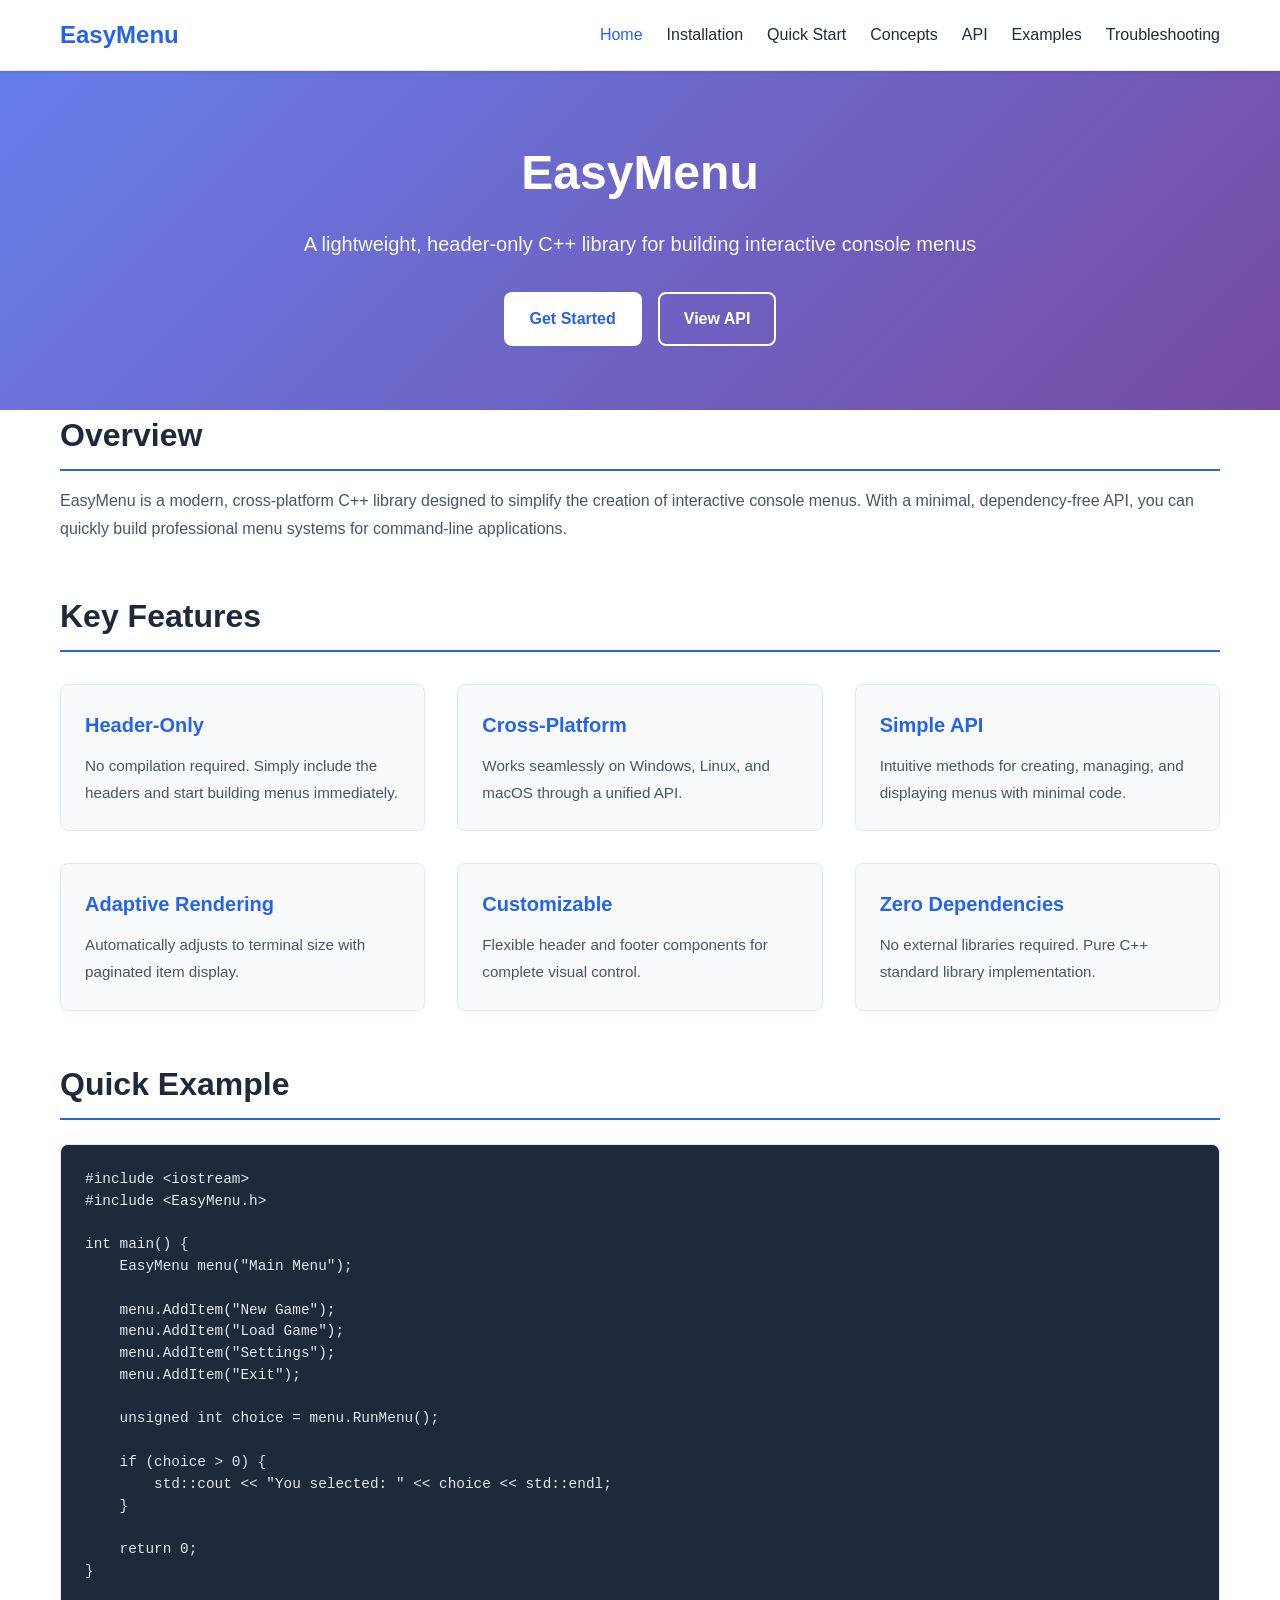
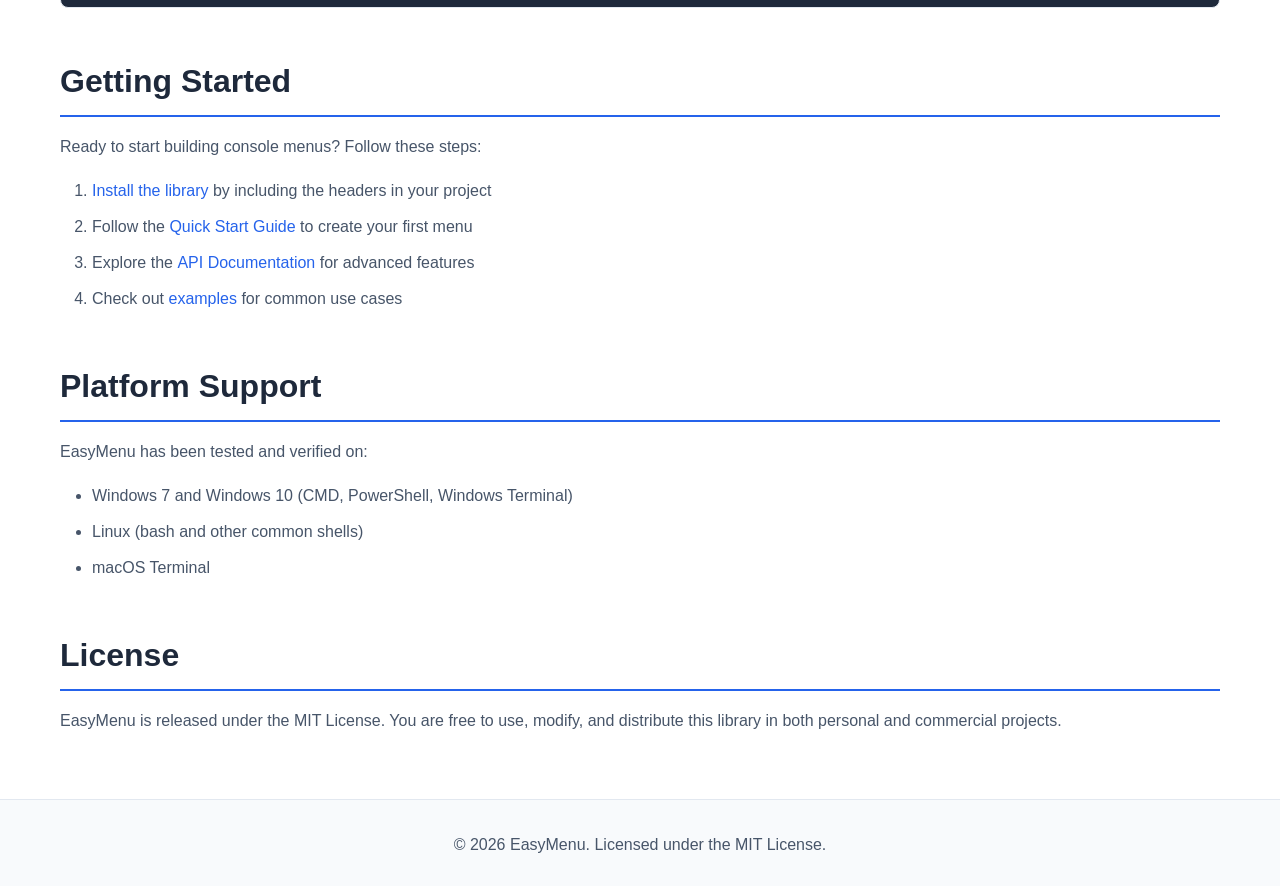
<file: docs/index.html>
<!DOCTYPE html>
<html lang="en">
<head>
    <meta charset="UTF-8">
    <meta name="viewport" content="width=device-width, initial-scale=1.0">
    <title>EasyMenu - C++ Console Menu Library</title>
    <link rel="stylesheet" href="assets/style.css">
</head>
<body>
    <nav class="navbar">
        <div class="container">
            <div class="nav-brand">EasyMenu</div>
            <ul class="nav-links">
                <li><a href="index.html" class="active">Home</a></li>
                <li><a href="installation.html">Installation</a></li>
                <li><a href="quick_start.html">Quick Start</a></li>
                <li><a href="concepts.html">Concepts</a></li>
                <li><a href="api/overview.html">API</a></li>
                <li><a href="examples/basic_example.html">Examples</a></li>
                <li><a href="troubleshooting.html">Troubleshooting</a></li>
            </ul>
        </div>
    </nav>

    <header class="hero">
        <div class="container">
            <h1>EasyMenu</h1>
            <p class="subtitle">A lightweight, header-only C++ library for building interactive console menus</p>
            <div class="hero-buttons">
                <a href="quick_start.html" class="btn btn-primary">Get Started</a>
                <a href="api/overview.html" class="btn btn-secondary">View API</a>
            </div>
        </div>
    </header>

    <main class="container">
        <section class="section">
            <h2>Overview</h2>
            <p>EasyMenu is a modern, cross-platform C++ library designed to simplify the creation of interactive console menus. With a minimal, dependency-free API, you can quickly build professional menu systems for command-line applications.</p>
        </section>

        <section class="section">
            <h2>Key Features</h2>
            <div class="features-grid">
                <div class="feature-card">
                    <h3>Header-Only</h3>
                    <p>No compilation required. Simply include the headers and start building menus immediately.</p>
                </div>
                <div class="feature-card">
                    <h3>Cross-Platform</h3>
                    <p>Works seamlessly on Windows, Linux, and macOS through a unified API.</p>
                </div>
                <div class="feature-card">
                    <h3>Simple API</h3>
                    <p>Intuitive methods for creating, managing, and displaying menus with minimal code.</p>
                </div>
                <div class="feature-card">
                    <h3>Adaptive Rendering</h3>
                    <p>Automatically adjusts to terminal size with paginated item display.</p>
                </div>
                <div class="feature-card">
                    <h3>Customizable</h3>
                    <p>Flexible header and footer components for complete visual control.</p>
                </div>
                <div class="feature-card">
                    <h3>Zero Dependencies</h3>
                    <p>No external libraries required. Pure C++ standard library implementation.</p>
                </div>
            </div>
        </section>

        <section class="section">
            <h2>Quick Example</h2>
            <pre><code class="language-cpp">#include &lt;iostream&gt;
#include &lt;EasyMenu.h&gt;

int main() {
    EasyMenu menu("Main Menu");

    menu.AddItem("New Game");
    menu.AddItem("Load Game");
    menu.AddItem("Settings");
    menu.AddItem("Exit");

    unsigned int choice = menu.RunMenu();

    if (choice &gt; 0) {
        std::cout &lt;&lt; "You selected: " &lt;&lt; choice &lt;&lt; std::endl;
    }

    return 0;
}</code></pre>
        </section>

        <section class="section">
            <h2>Getting Started</h2>
            <p>Ready to start building console menus? Follow these steps:</p>
            <ol>
                <li><a href="installation.html">Install the library</a> by including the headers in your project</li>
                <li>Follow the <a href="quick_start.html">Quick Start Guide</a> to create your first menu</li>
                <li>Explore the <a href="api/overview.html">API Documentation</a> for advanced features</li>
                <li>Check out <a href="examples/basic_example.html">examples</a> for common use cases</li>
            </ol>
        </section>

        <section class="section">
            <h2>Platform Support</h2>
            <p>EasyMenu has been tested and verified on:</p>
            <ul>
                <li>Windows 7 and Windows 10 (CMD, PowerShell, Windows Terminal)</li>
                <li>Linux (bash and other common shells)</li>
                <li>macOS Terminal</li>
            </ul>
        </section>

        <section class="section">
            <h2>License</h2>
            <p>EasyMenu is released under the MIT License. You are free to use, modify, and distribute this library in both personal and commercial projects.</p>
        </section>
    </main>

    <footer class="footer">
        <div class="container">
            <p>&copy; 2026 EasyMenu. Licensed under the MIT License.</p>
        </div>
    </footer>
</body>
</html>
</file>
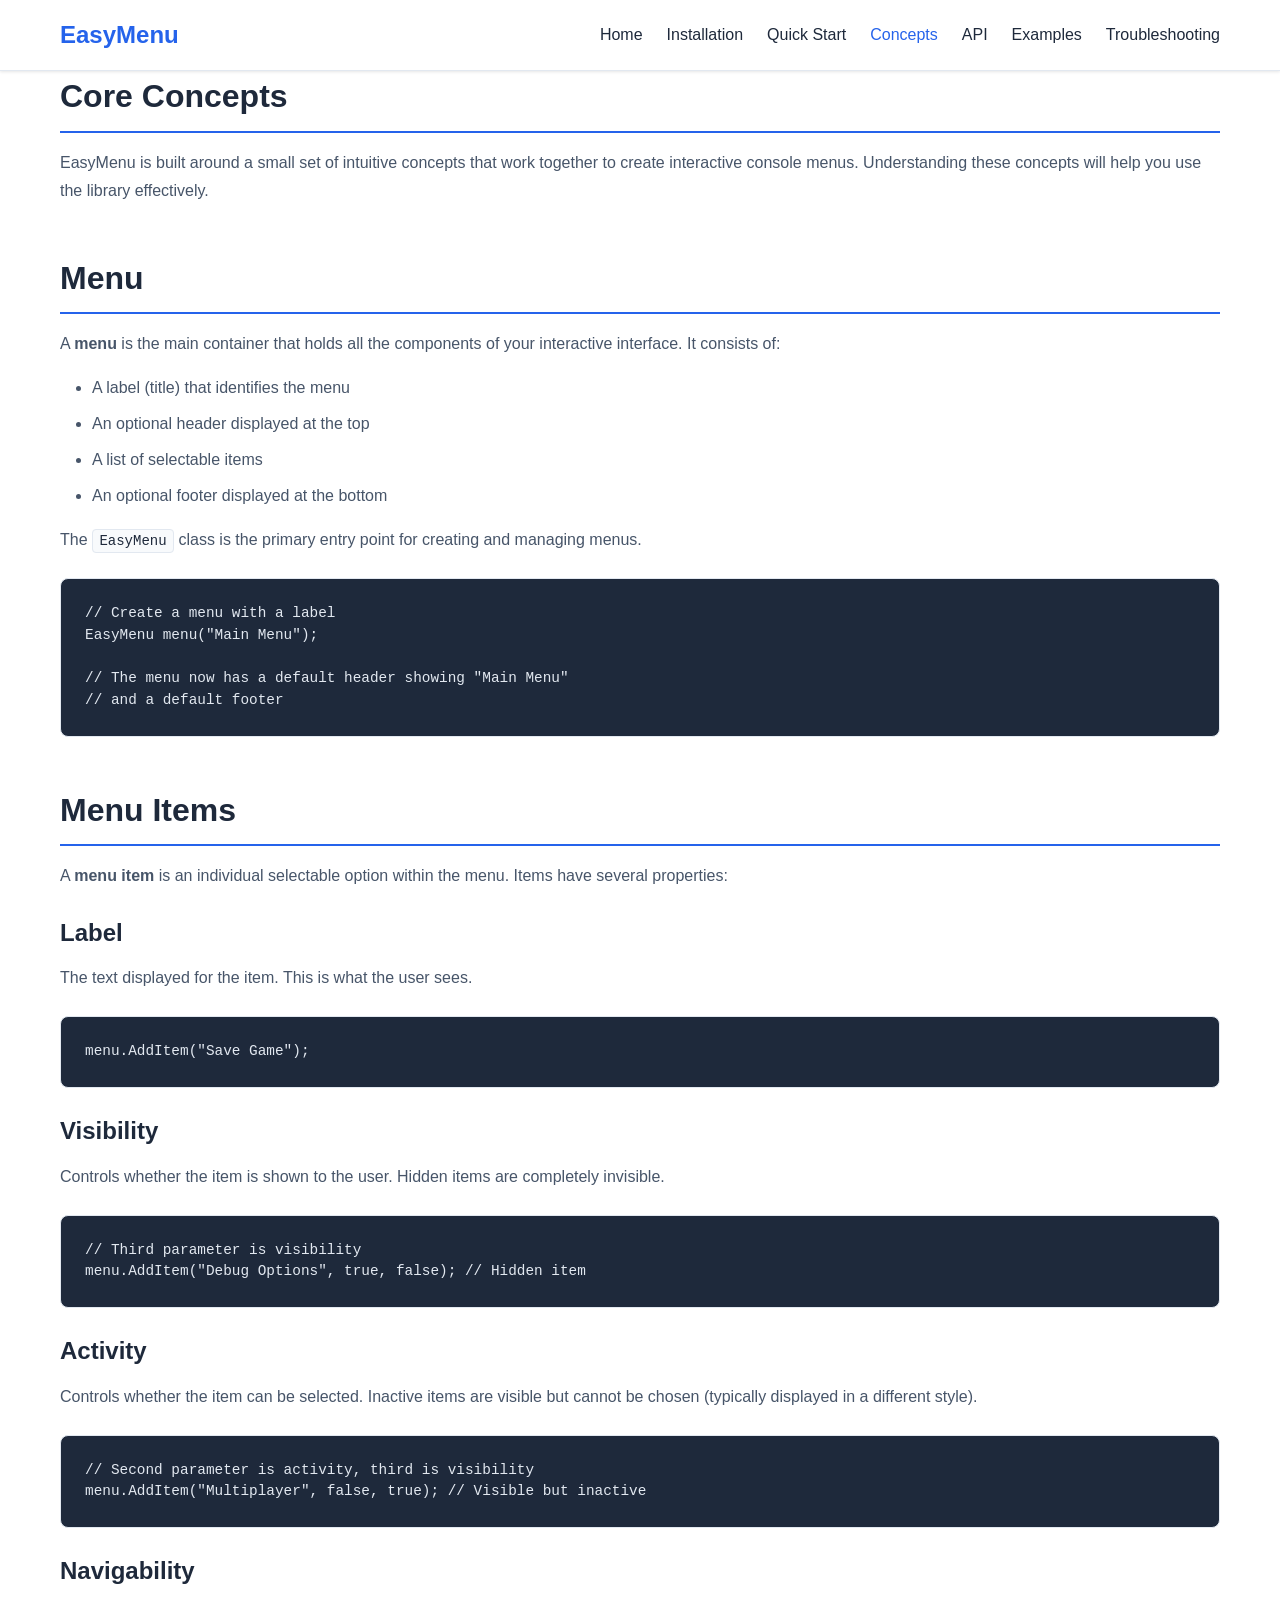
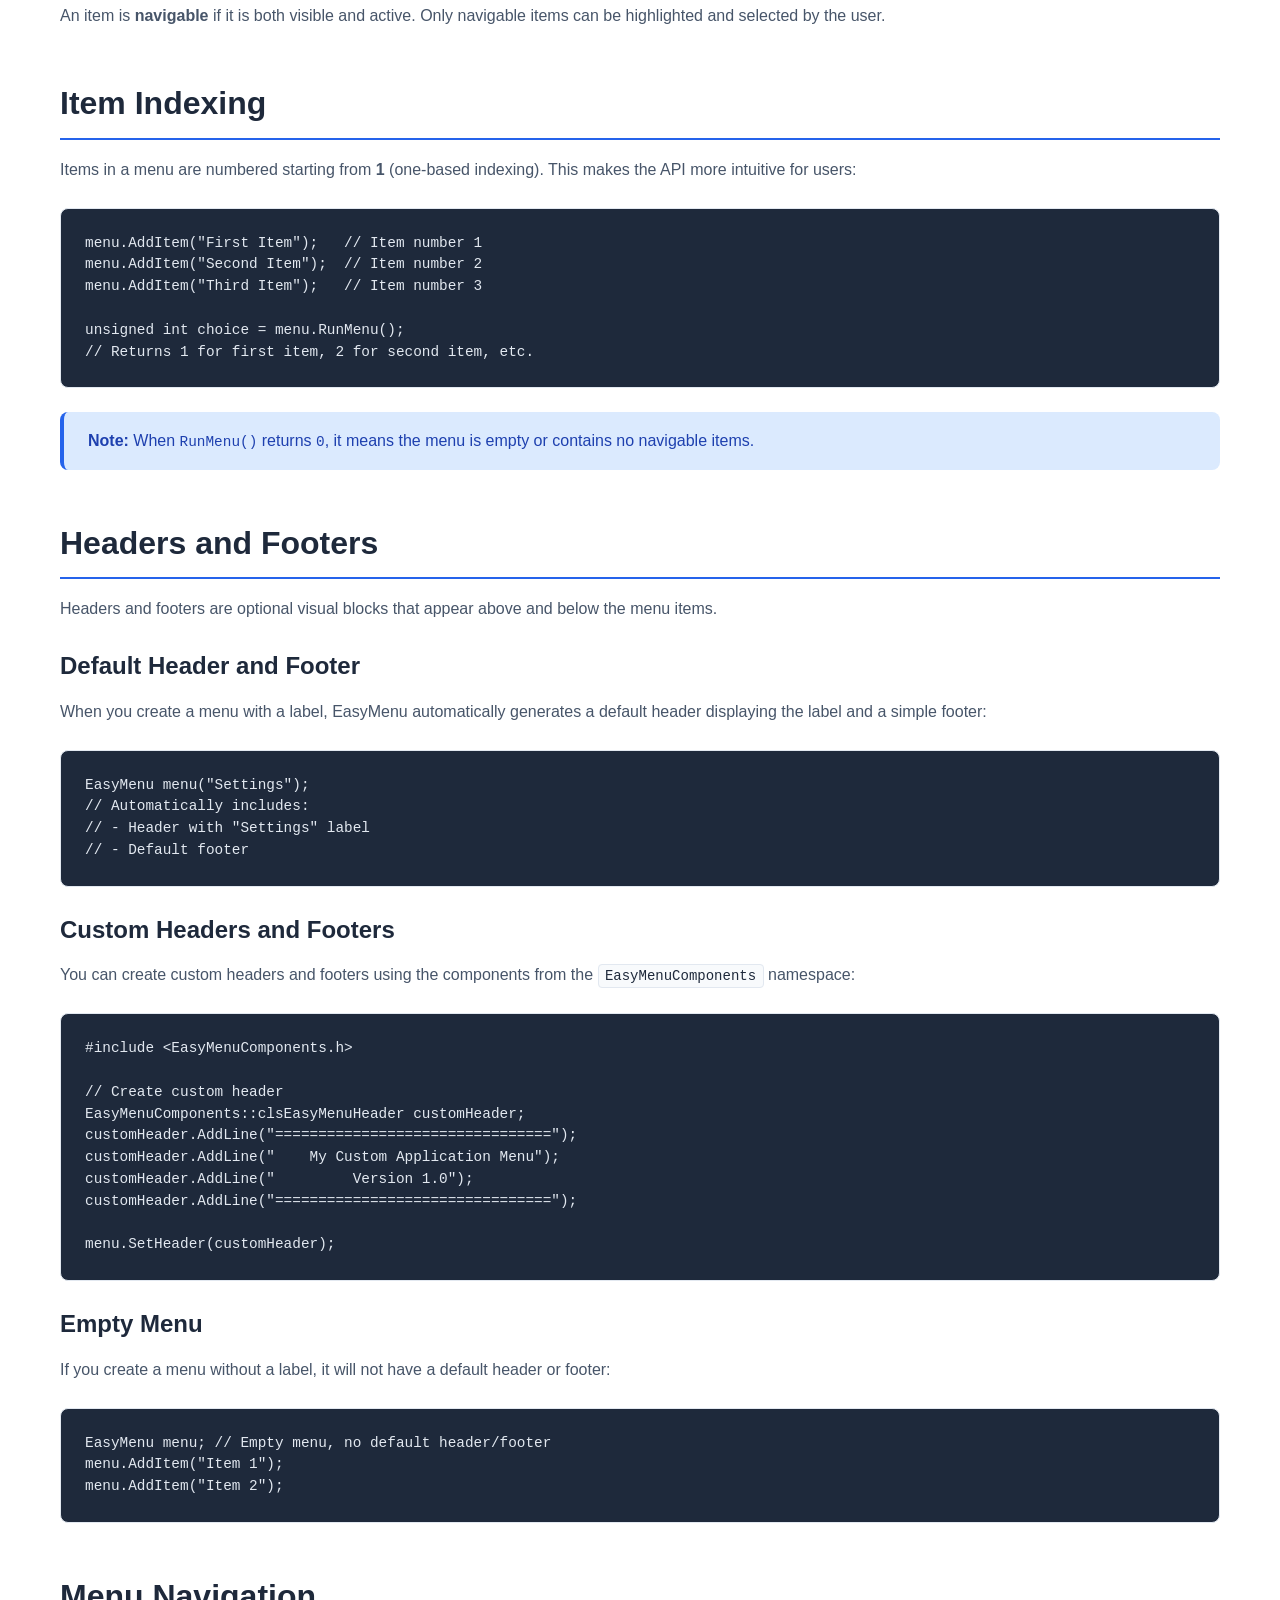
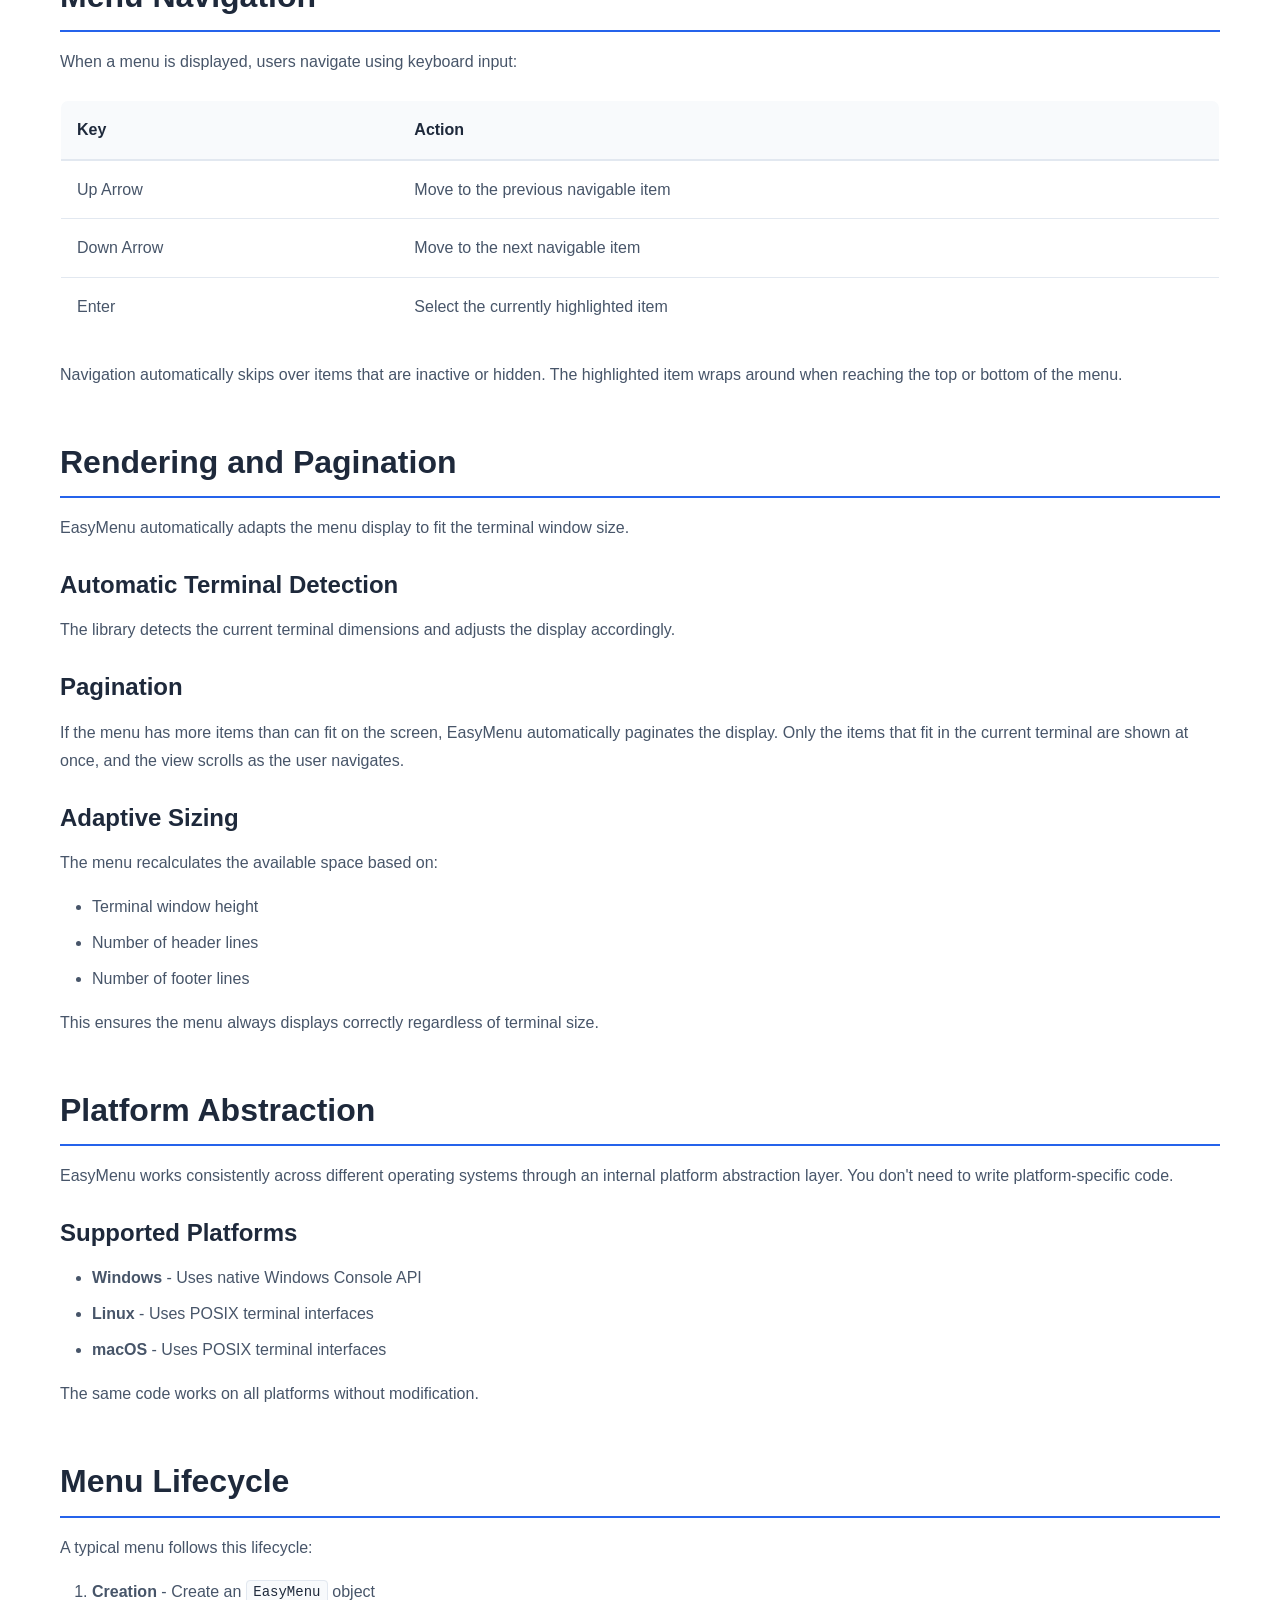
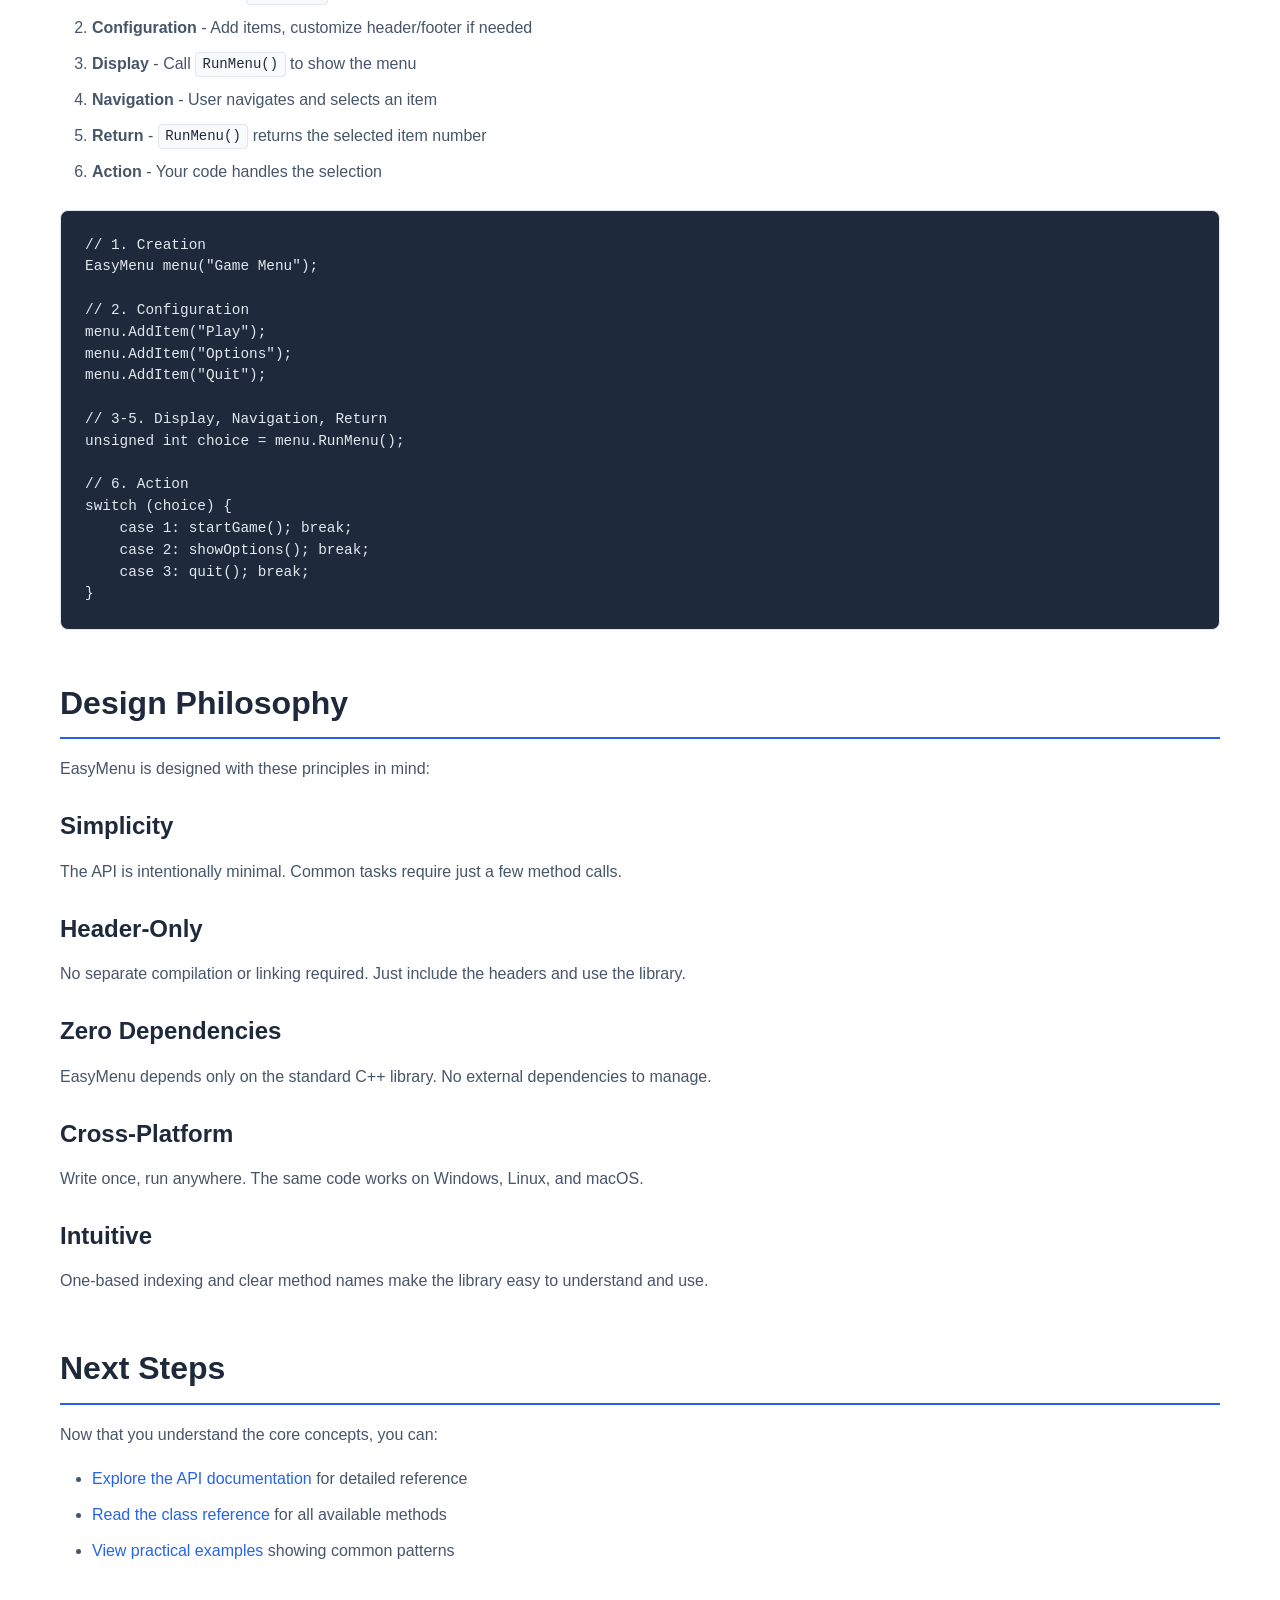
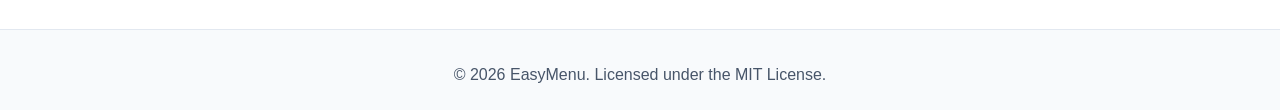
<file: docs/concepts.html>
<!DOCTYPE html>
<html lang="en">
<head>
    <meta charset="UTF-8">
    <meta name="viewport" content="width=device-width, initial-scale=1.0">
    <title>Concepts - EasyMenu Documentation</title>
    <link rel="stylesheet" href="assets/style.css">
</head>
<body>
    <nav class="navbar">
        <div class="container">
            <div class="nav-brand">EasyMenu</div>
            <ul class="nav-links">
                <li><a href="index.html">Home</a></li>
                <li><a href="installation.html">Installation</a></li>
                <li><a href="quick_start.html">Quick Start</a></li>
                <li><a href="concepts.html" class="active">Concepts</a></li>
                <li><a href="api/overview.html">API</a></li>
                <li><a href="examples/basic_example.html">Examples</a></li>
                <li><a href="troubleshooting.html">Troubleshooting</a></li>
            </ul>
        </div>
    </nav>

    <main class="container">
        <section class="section">
            <h2>Core Concepts</h2>
            <p>EasyMenu is built around a small set of intuitive concepts that work together to create interactive console menus. Understanding these concepts will help you use the library effectively.</p>
        </section>

        <section class="section">
            <h2>Menu</h2>
            <p>A <strong>menu</strong> is the main container that holds all the components of your interactive interface. It consists of:</p>
            <ul>
                <li>A label (title) that identifies the menu</li>
                <li>An optional header displayed at the top</li>
                <li>A list of selectable items</li>
                <li>An optional footer displayed at the bottom</li>
            </ul>

            <p>The <code>EasyMenu</code> class is the primary entry point for creating and managing menus.</p>

            <pre><code class="language-cpp">// Create a menu with a label
EasyMenu menu("Main Menu");

// The menu now has a default header showing "Main Menu"
// and a default footer</code></pre>
        </section>

        <section class="section">
            <h2>Menu Items</h2>
            <p>A <strong>menu item</strong> is an individual selectable option within the menu. Items have several properties:</p>

            <h3>Label</h3>
            <p>The text displayed for the item. This is what the user sees.</p>

            <pre><code class="language-cpp">menu.AddItem("Save Game");</code></pre>

            <h3>Visibility</h3>
            <p>Controls whether the item is shown to the user. Hidden items are completely invisible.</p>

            <pre><code class="language-cpp">// Third parameter is visibility
menu.AddItem("Debug Options", true, false); // Hidden item</code></pre>

            <h3>Activity</h3>
            <p>Controls whether the item can be selected. Inactive items are visible but cannot be chosen (typically displayed in a different style).</p>

            <pre><code class="language-cpp">// Second parameter is activity, third is visibility
menu.AddItem("Multiplayer", false, true); // Visible but inactive</code></pre>

            <h3>Navigability</h3>
            <p>An item is <strong>navigable</strong> if it is both visible and active. Only navigable items can be highlighted and selected by the user.</p>
        </section>

        <section class="section">
            <h2>Item Indexing</h2>
            <p>Items in a menu are numbered starting from <strong>1</strong> (one-based indexing). This makes the API more intuitive for users:</p>

            <pre><code class="language-cpp">menu.AddItem("First Item");   // Item number 1
menu.AddItem("Second Item");  // Item number 2
menu.AddItem("Third Item");   // Item number 3

unsigned int choice = menu.RunMenu();
// Returns 1 for first item, 2 for second item, etc.</code></pre>

            <div class="alert alert-info">
                <strong>Note:</strong> When <code>RunMenu()</code> returns <code>0</code>, it means the menu is empty or contains no navigable items.
            </div>
        </section>

        <section class="section">
            <h2>Headers and Footers</h2>
            <p>Headers and footers are optional visual blocks that appear above and below the menu items.</p>

            <h3>Default Header and Footer</h3>
            <p>When you create a menu with a label, EasyMenu automatically generates a default header displaying the label and a simple footer:</p>

            <pre><code class="language-cpp">EasyMenu menu("Settings");
// Automatically includes:
// - Header with "Settings" label
// - Default footer</code></pre>

            <h3>Custom Headers and Footers</h3>
            <p>You can create custom headers and footers using the components from the <code>EasyMenuComponents</code> namespace:</p>

            <pre><code class="language-cpp">#include &lt;EasyMenuComponents.h&gt;

// Create custom header
EasyMenuComponents::clsEasyMenuHeader customHeader;
customHeader.AddLine("================================");
customHeader.AddLine("    My Custom Application Menu");
customHeader.AddLine("         Version 1.0");
customHeader.AddLine("================================");

menu.SetHeader(customHeader);</code></pre>

            <h3>Empty Menu</h3>
            <p>If you create a menu without a label, it will not have a default header or footer:</p>

            <pre><code class="language-cpp">EasyMenu menu; // Empty menu, no default header/footer
menu.AddItem("Item 1");
menu.AddItem("Item 2");</code></pre>
        </section>

        <section class="section">
            <h2>Menu Navigation</h2>
            <p>When a menu is displayed, users navigate using keyboard input:</p>

            <table>
                <thead>
                    <tr>
                        <th>Key</th>
                        <th>Action</th>
                    </tr>
                </thead>
                <tbody>
                    <tr>
                        <td>Up Arrow</td>
                        <td>Move to the previous navigable item</td>
                    </tr>
                    <tr>
                        <td>Down Arrow</td>
                        <td>Move to the next navigable item</td>
                    </tr>
                    <tr>
                        <td>Enter</td>
                        <td>Select the currently highlighted item</td>
                    </tr>
                </tbody>
            </table>

            <p>Navigation automatically skips over items that are inactive or hidden. The highlighted item wraps around when reaching the top or bottom of the menu.</p>
        </section>

        <section class="section">
            <h2>Rendering and Pagination</h2>
            <p>EasyMenu automatically adapts the menu display to fit the terminal window size.</p>

            <h3>Automatic Terminal Detection</h3>
            <p>The library detects the current terminal dimensions and adjusts the display accordingly.</p>

            <h3>Pagination</h3>
            <p>If the menu has more items than can fit on the screen, EasyMenu automatically paginates the display. Only the items that fit in the current terminal are shown at once, and the view scrolls as the user navigates.</p>

            <h3>Adaptive Sizing</h3>
            <p>The menu recalculates the available space based on:</p>
            <ul>
                <li>Terminal window height</li>
                <li>Number of header lines</li>
                <li>Number of footer lines</li>
            </ul>

            <p>This ensures the menu always displays correctly regardless of terminal size.</p>
        </section>

        <section class="section">
            <h2>Platform Abstraction</h2>
            <p>EasyMenu works consistently across different operating systems through an internal platform abstraction layer. You don't need to write platform-specific code.</p>

            <h3>Supported Platforms</h3>
            <ul>
                <li><strong>Windows</strong> - Uses native Windows Console API</li>
                <li><strong>Linux</strong> - Uses POSIX terminal interfaces</li>
                <li><strong>macOS</strong> - Uses POSIX terminal interfaces</li>
            </ul>

            <p>The same code works on all platforms without modification.</p>
        </section>

        <section class="section">
            <h2>Menu Lifecycle</h2>
            <p>A typical menu follows this lifecycle:</p>

            <ol>
                <li><strong>Creation</strong> - Create an <code>EasyMenu</code> object</li>
                <li><strong>Configuration</strong> - Add items, customize header/footer if needed</li>
                <li><strong>Display</strong> - Call <code>RunMenu()</code> to show the menu</li>
                <li><strong>Navigation</strong> - User navigates and selects an item</li>
                <li><strong>Return</strong> - <code>RunMenu()</code> returns the selected item number</li>
                <li><strong>Action</strong> - Your code handles the selection</li>
            </ol>

            <pre><code class="language-cpp">// 1. Creation
EasyMenu menu("Game Menu");

// 2. Configuration
menu.AddItem("Play");
menu.AddItem("Options");
menu.AddItem("Quit");

// 3-5. Display, Navigation, Return
unsigned int choice = menu.RunMenu();

// 6. Action
switch (choice) {
    case 1: startGame(); break;
    case 2: showOptions(); break;
    case 3: quit(); break;
}</code></pre>
        </section>

        <section class="section">
            <h2>Design Philosophy</h2>
            <p>EasyMenu is designed with these principles in mind:</p>

            <h3>Simplicity</h3>
            <p>The API is intentionally minimal. Common tasks require just a few method calls.</p>

            <h3>Header-Only</h3>
            <p>No separate compilation or linking required. Just include the headers and use the library.</p>

            <h3>Zero Dependencies</h3>
            <p>EasyMenu depends only on the standard C++ library. No external dependencies to manage.</p>

            <h3>Cross-Platform</h3>
            <p>Write once, run anywhere. The same code works on Windows, Linux, and macOS.</p>

            <h3>Intuitive</h3>
            <p>One-based indexing and clear method names make the library easy to understand and use.</p>
        </section>

        <section class="section">
            <h2>Next Steps</h2>
            <p>Now that you understand the core concepts, you can:</p>
            <ul>
                <li><a href="api/overview.html">Explore the API documentation</a> for detailed reference</li>
                <li><a href="api/classes.html">Read the class reference</a> for all available methods</li>
                <li><a href="examples/basic_example.html">View practical examples</a> showing common patterns</li>
            </ul>
        </section>
    </main>

    <footer class="footer">
        <div class="container">
            <p>&copy; 2026 EasyMenu. Licensed under the MIT License.</p>
        </div>
    </footer>
</body>
</html>
</file>
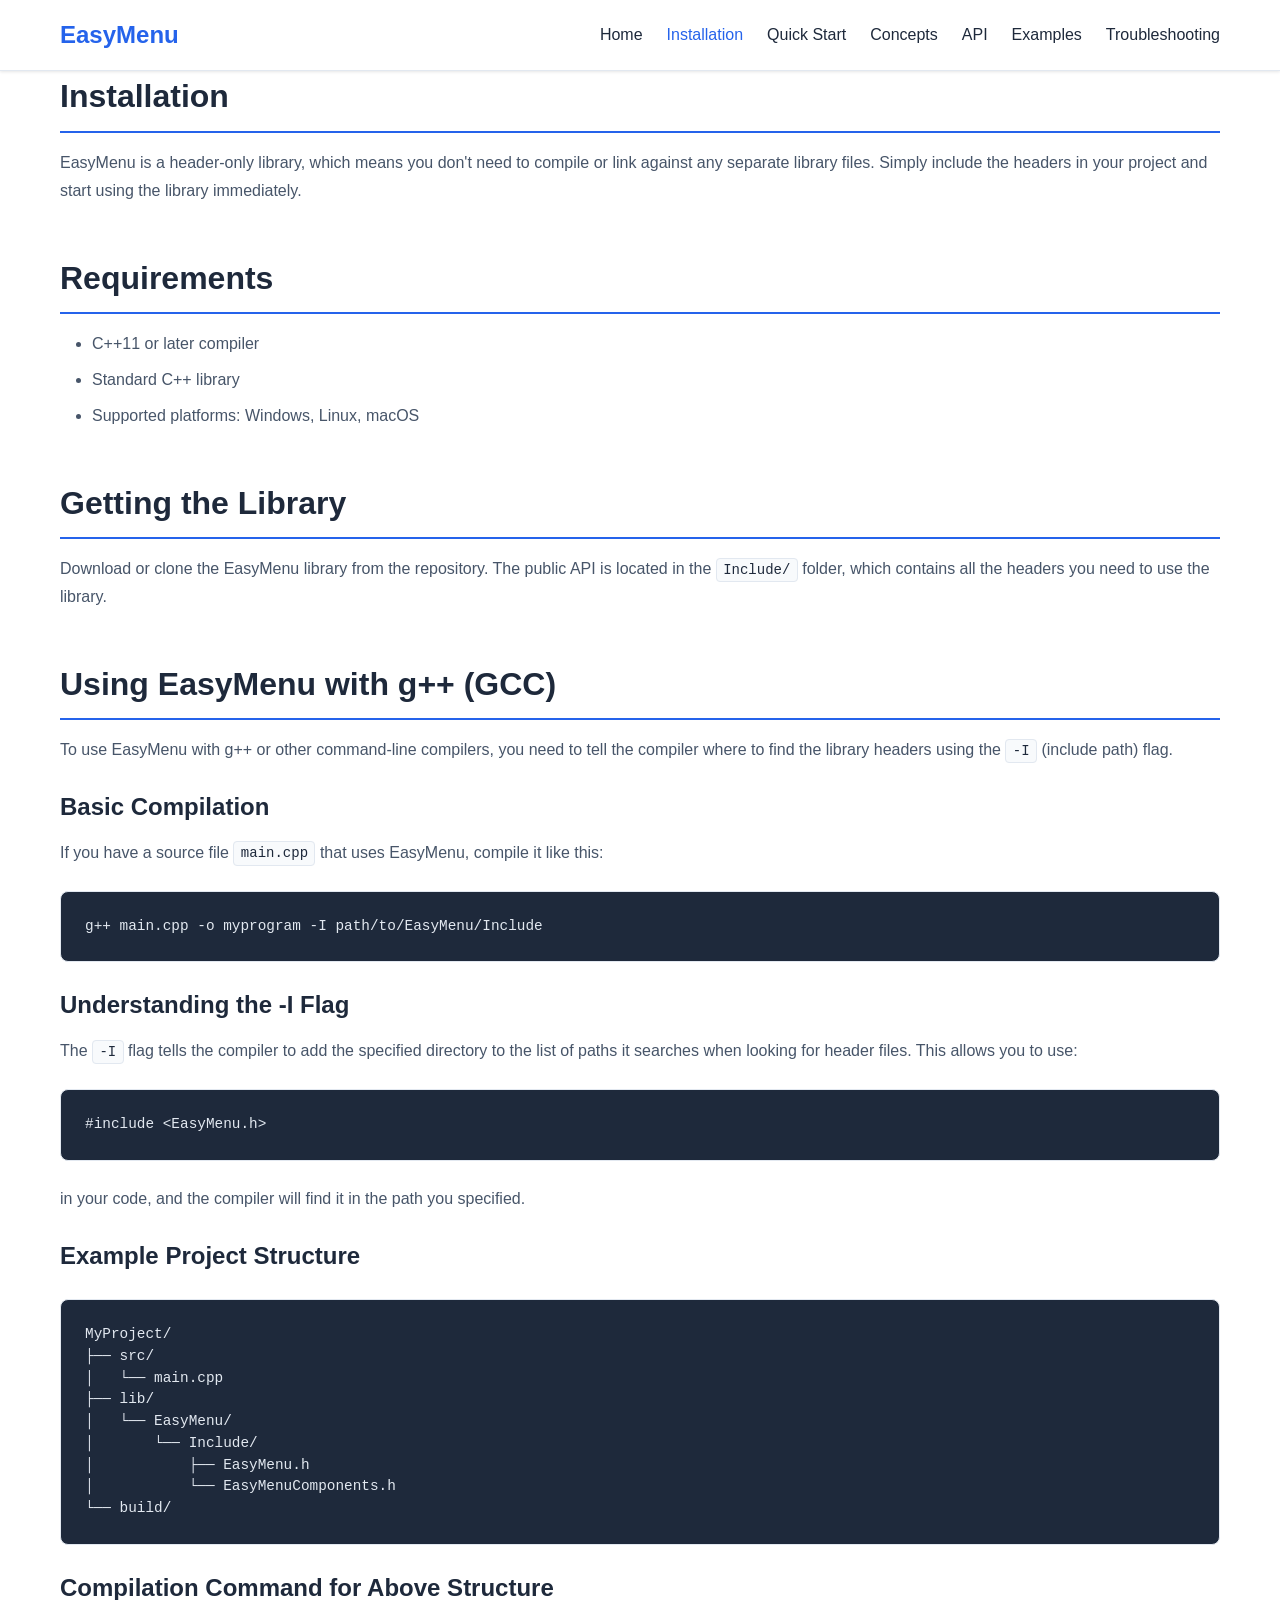
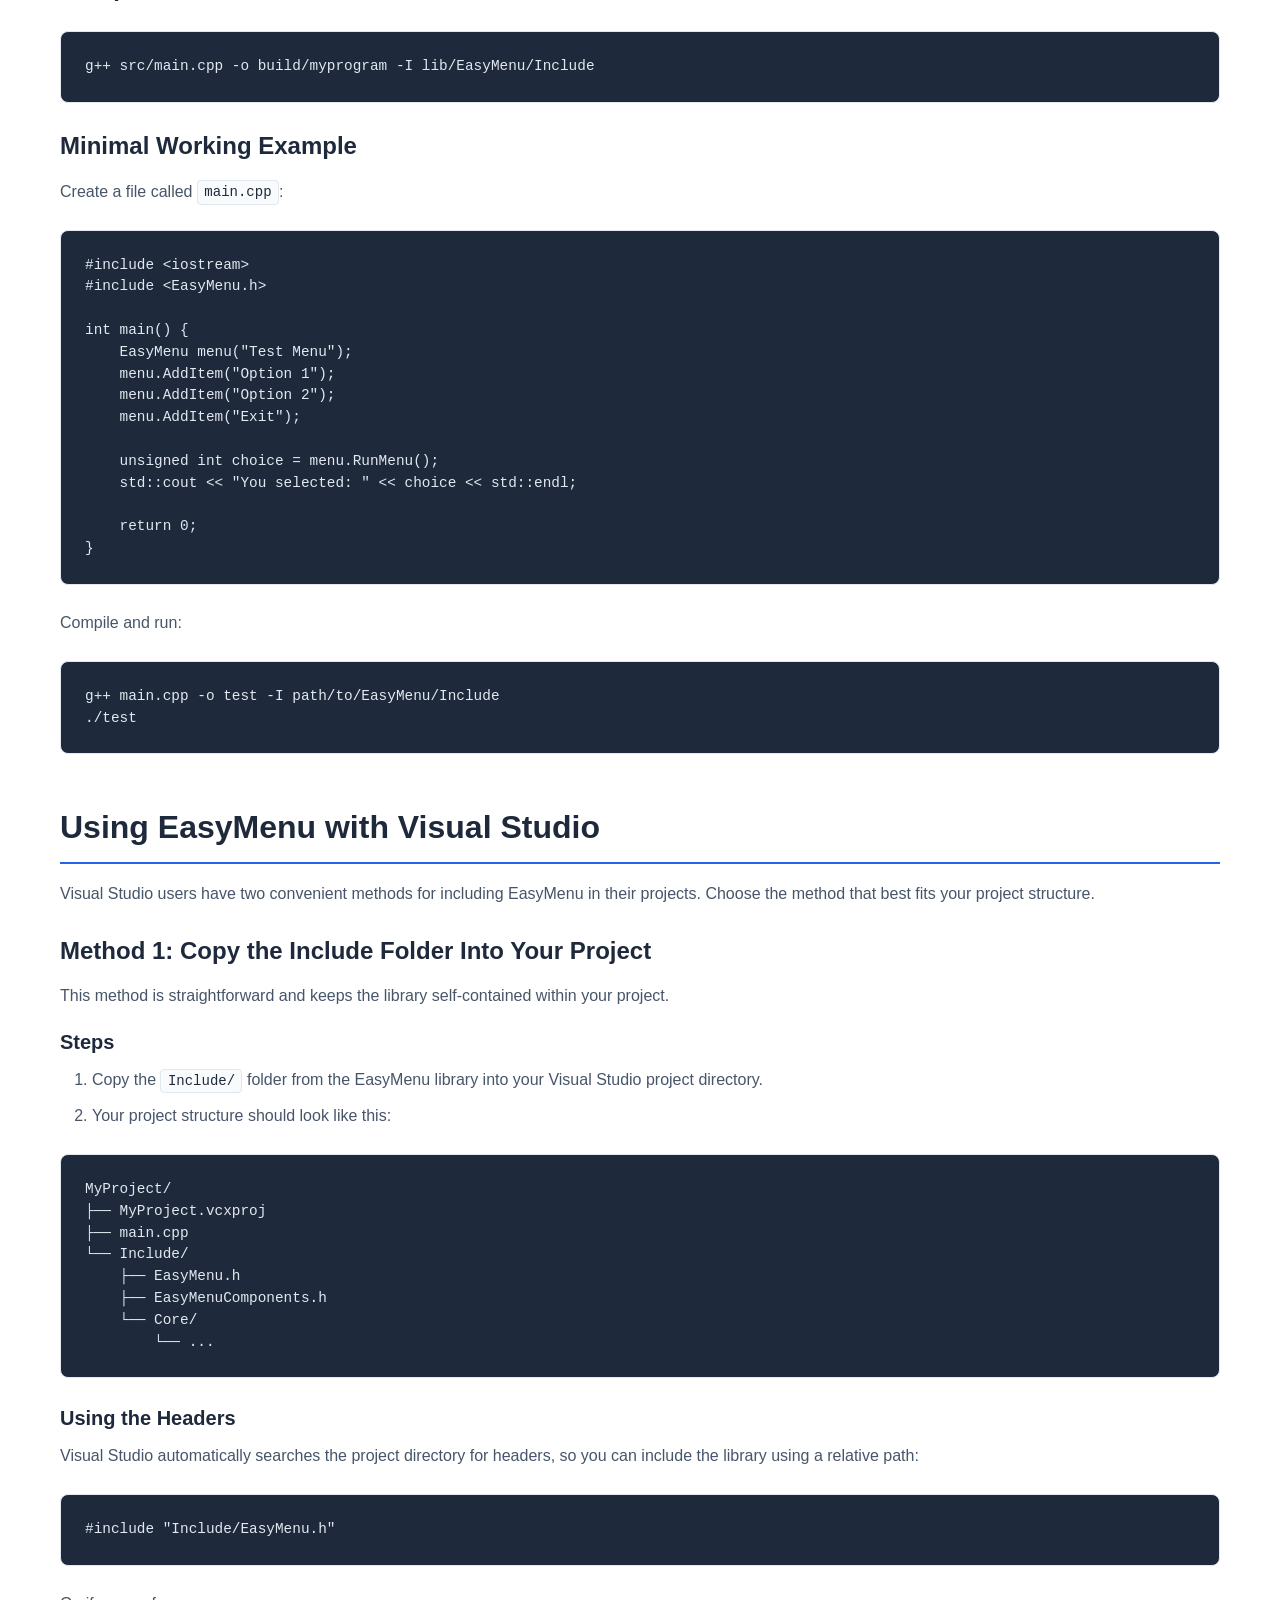
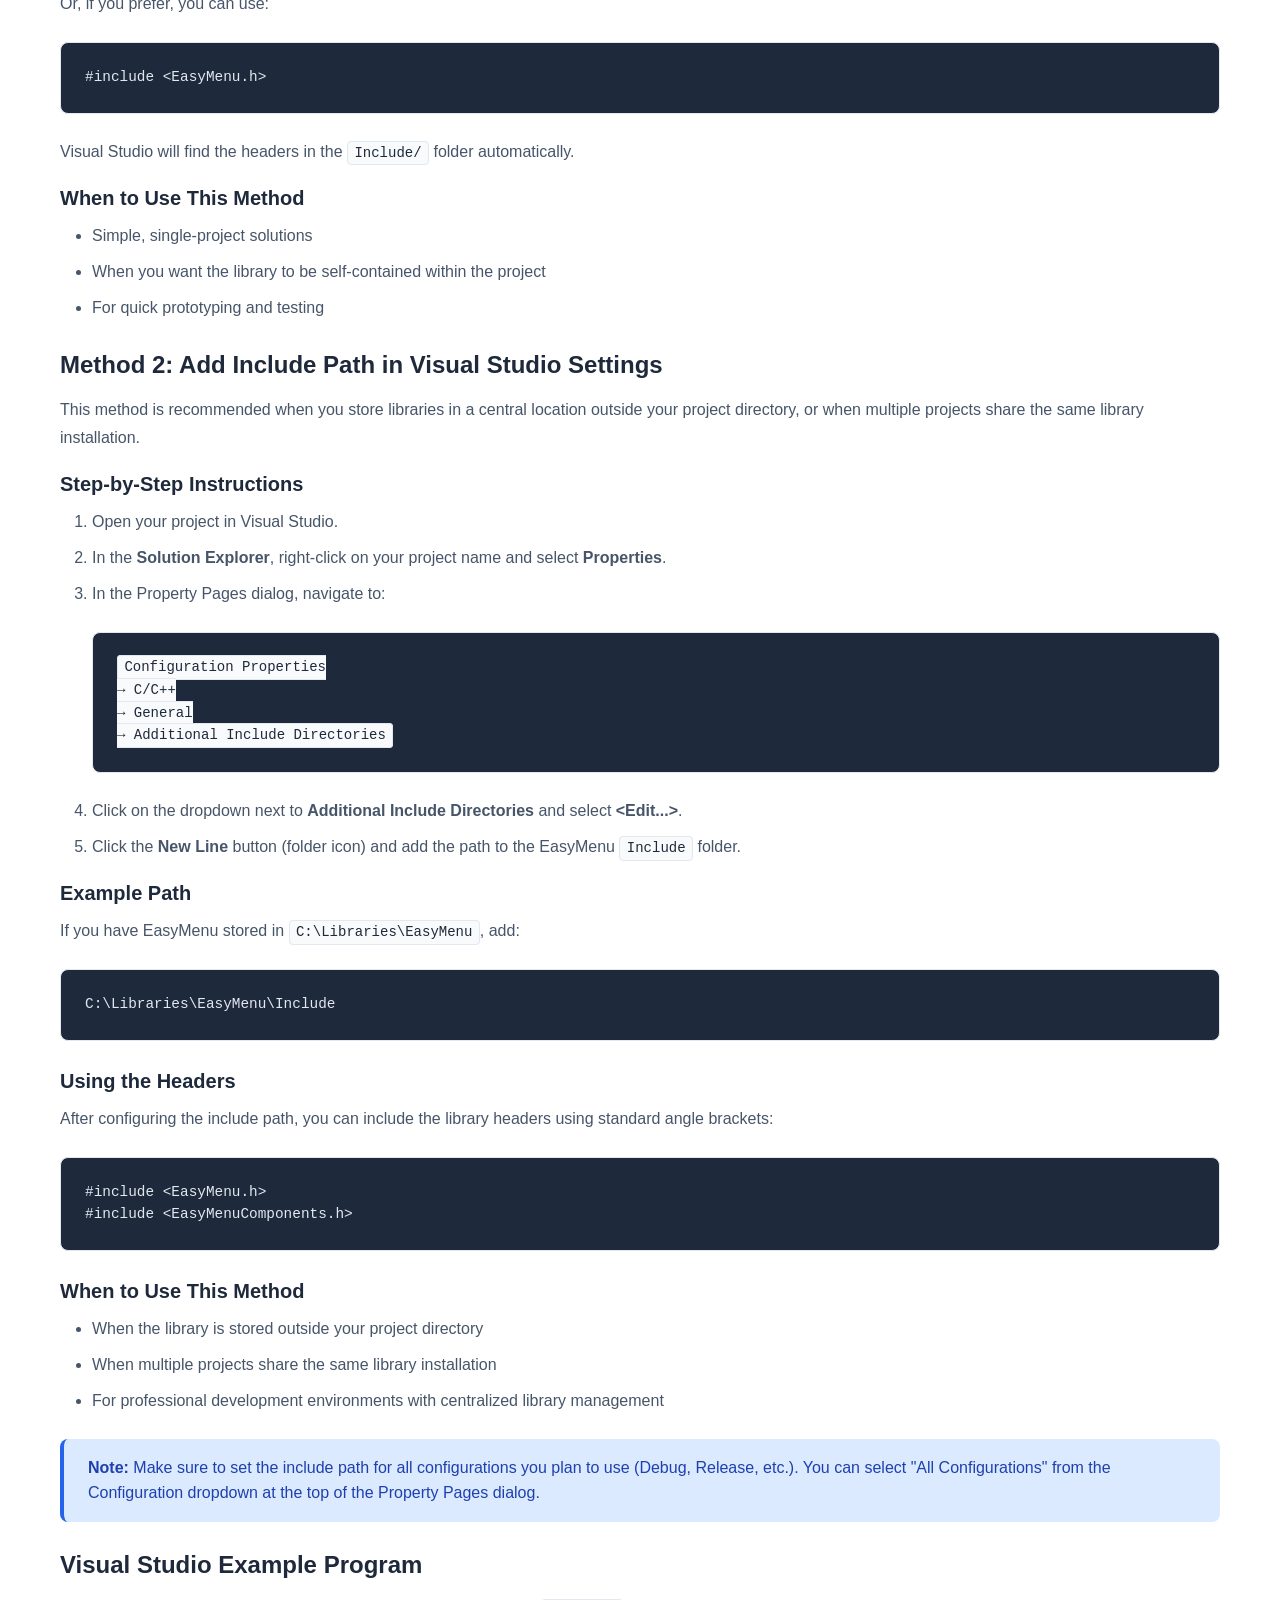
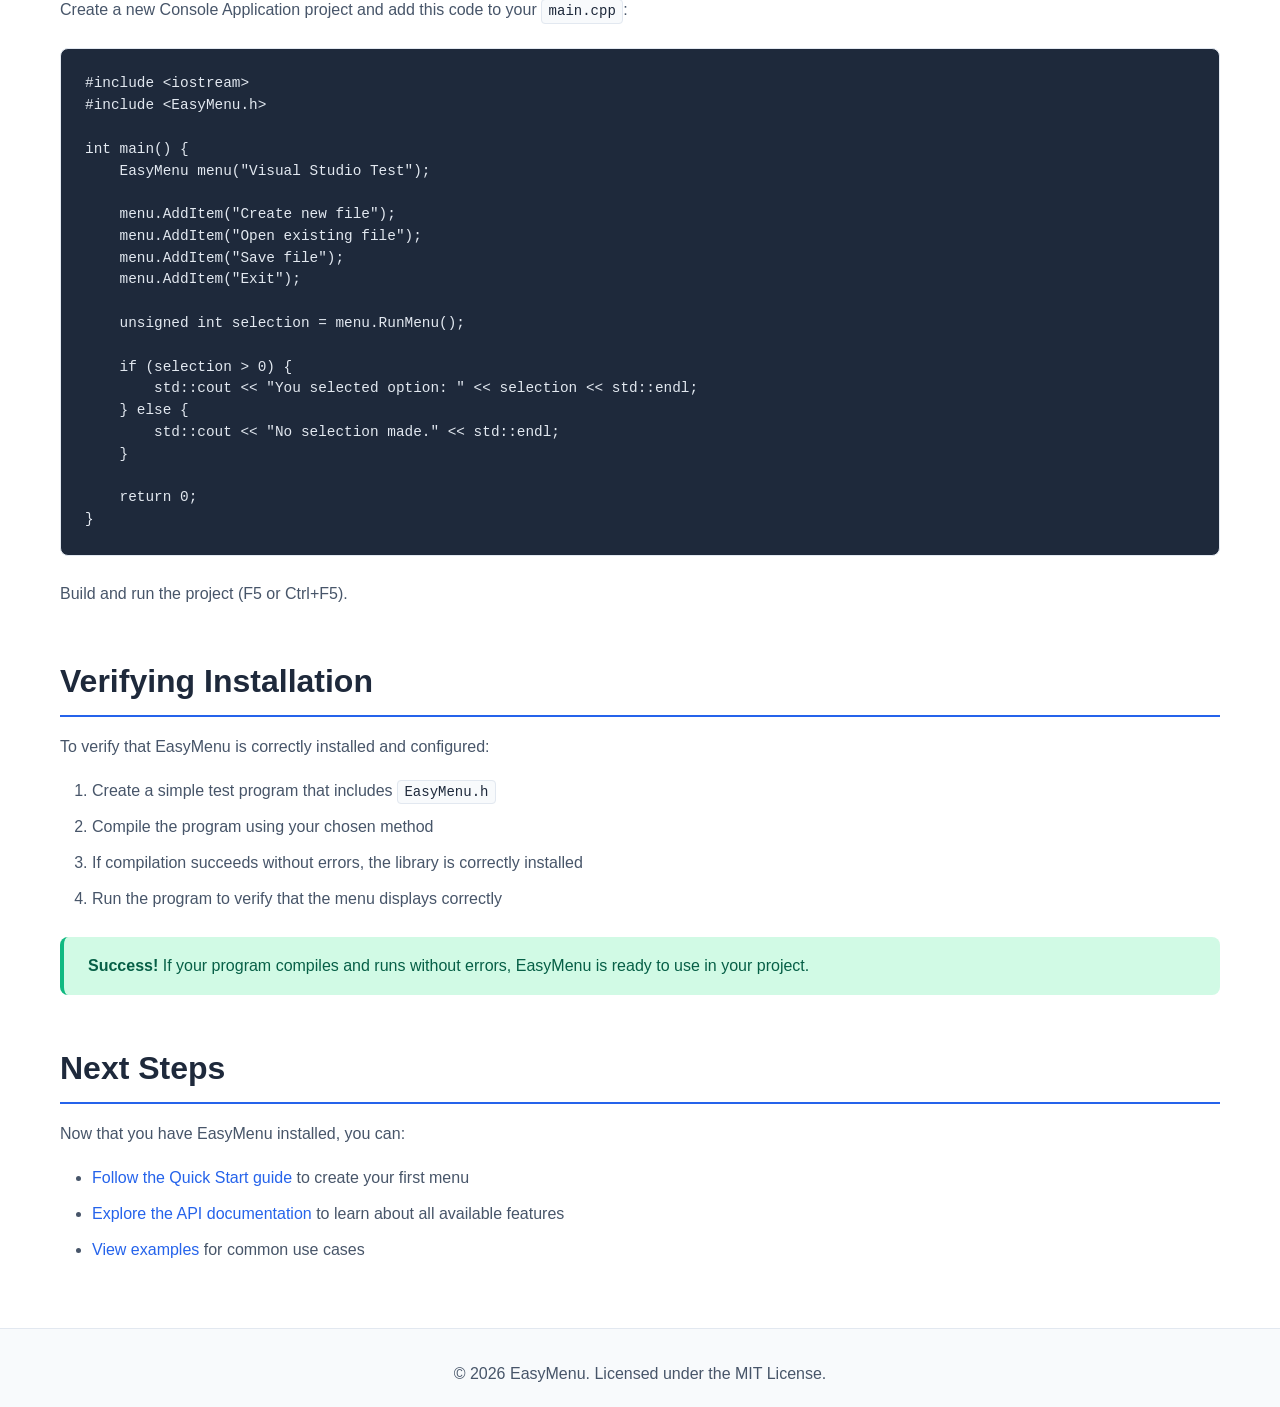
<file: docs/installation.html>
<!DOCTYPE html>
<html lang="en">
<head>
    <meta charset="UTF-8">
    <meta name="viewport" content="width=device-width, initial-scale=1.0">
    <title>Installation - EasyMenu Documentation</title>
    <link rel="stylesheet" href="assets/style.css">
</head>
<body>
    <nav class="navbar">
        <div class="container">
            <div class="nav-brand">EasyMenu</div>
            <ul class="nav-links">
                <li><a href="index.html">Home</a></li>
                <li><a href="installation.html" class="active">Installation</a></li>
                <li><a href="quick_start.html">Quick Start</a></li>
                <li><a href="concepts.html">Concepts</a></li>
                <li><a href="api/overview.html">API</a></li>
                <li><a href="examples/basic_example.html">Examples</a></li>
                <li><a href="troubleshooting.html">Troubleshooting</a></li>
            </ul>
        </div>
    </nav>

    <main class="container">
        <section class="section">
            <h2>Installation</h2>
            <p>EasyMenu is a header-only library, which means you don't need to compile or link against any separate library files. Simply include the headers in your project and start using the library immediately.</p>
        </section>

        <section class="section">
            <h2>Requirements</h2>
            <ul>
                <li>C++11 or later compiler</li>
                <li>Standard C++ library</li>
                <li>Supported platforms: Windows, Linux, macOS</li>
            </ul>
        </section>

        <section class="section">
            <h2>Getting the Library</h2>
            <p>Download or clone the EasyMenu library from the repository. The public API is located in the <code>Include/</code> folder, which contains all the headers you need to use the library.</p>
        </section>

        <section class="section">
            <h2>Using EasyMenu with g++ (GCC)</h2>
            <p>To use EasyMenu with g++ or other command-line compilers, you need to tell the compiler where to find the library headers using the <code>-I</code> (include path) flag.</p>

            <h3>Basic Compilation</h3>
            <p>If you have a source file <code>main.cpp</code> that uses EasyMenu, compile it like this:</p>

            <pre><code class="language-cpp">g++ main.cpp -o myprogram -I path/to/EasyMenu/Include</code></pre>

            <h3>Understanding the -I Flag</h3>
            <p>The <code>-I</code> flag tells the compiler to add the specified directory to the list of paths it searches when looking for header files. This allows you to use:</p>

            <pre><code class="language-cpp">#include &lt;EasyMenu.h&gt;</code></pre>

            <p>in your code, and the compiler will find it in the path you specified.</p>

            <h3>Example Project Structure</h3>
            <pre><code>MyProject/
├── src/
│   └── main.cpp
├── lib/
│   └── EasyMenu/
│       └── Include/
│           ├── EasyMenu.h
│           └── EasyMenuComponents.h
└── build/</code></pre>

            <h3>Compilation Command for Above Structure</h3>
            <pre><code class="language-cpp">g++ src/main.cpp -o build/myprogram -I lib/EasyMenu/Include</code></pre>

            <h3>Minimal Working Example</h3>
            <p>Create a file called <code>main.cpp</code>:</p>

            <pre><code class="language-cpp">#include &lt;iostream&gt;
#include &lt;EasyMenu.h&gt;

int main() {
    EasyMenu menu("Test Menu");
    menu.AddItem("Option 1");
    menu.AddItem("Option 2");
    menu.AddItem("Exit");

    unsigned int choice = menu.RunMenu();
    std::cout &lt;&lt; "You selected: " &lt;&lt; choice &lt;&lt; std::endl;

    return 0;
}</code></pre>

            <p>Compile and run:</p>
            <pre><code class="language-cpp">g++ main.cpp -o test -I path/to/EasyMenu/Include
./test</code></pre>
        </section>

        <section class="section">
            <h2>Using EasyMenu with Visual Studio</h2>
            <p>Visual Studio users have two convenient methods for including EasyMenu in their projects. Choose the method that best fits your project structure.</p>

            <h3>Method 1: Copy the Include Folder Into Your Project</h3>
            <p>This method is straightforward and keeps the library self-contained within your project.</p>

            <h4>Steps</h4>
            <ol>
                <li>Copy the <code>Include/</code> folder from the EasyMenu library into your Visual Studio project directory.</li>
                <li>Your project structure should look like this:</li>
            </ol>

            <pre><code>MyProject/
├── MyProject.vcxproj
├── main.cpp
└── Include/
    ├── EasyMenu.h
    ├── EasyMenuComponents.h
    └── Core/
        └── ...</code></pre>

            <h4>Using the Headers</h4>
            <p>Visual Studio automatically searches the project directory for headers, so you can include the library using a relative path:</p>

            <pre><code class="language-cpp">#include "Include/EasyMenu.h"</code></pre>

            <p>Or, if you prefer, you can use:</p>

            <pre><code class="language-cpp">#include &lt;EasyMenu.h&gt;</code></pre>

            <p>Visual Studio will find the headers in the <code>Include/</code> folder automatically.</p>

            <h4>When to Use This Method</h4>
            <ul>
                <li>Simple, single-project solutions</li>
                <li>When you want the library to be self-contained within the project</li>
                <li>For quick prototyping and testing</li>
            </ul>

            <h3>Method 2: Add Include Path in Visual Studio Settings</h3>
            <p>This method is recommended when you store libraries in a central location outside your project directory, or when multiple projects share the same library installation.</p>

            <h4>Step-by-Step Instructions</h4>
            <ol>
                <li>Open your project in Visual Studio.</li>
                <li>In the <strong>Solution Explorer</strong>, right-click on your project name and select <strong>Properties</strong>.</li>
                <li>In the Property Pages dialog, navigate to:
                    <pre><code>Configuration Properties
→ C/C++
→ General
→ Additional Include Directories</code></pre>
                </li>
                <li>Click on the dropdown next to <strong>Additional Include Directories</strong> and select <strong>&lt;Edit...&gt;</strong>.</li>
                <li>Click the <strong>New Line</strong> button (folder icon) and add the path to the EasyMenu <code>Include</code> folder.</li>
            </ol>

            <h4>Example Path</h4>
            <p>If you have EasyMenu stored in <code>C:\Libraries\EasyMenu</code>, add:</p>
            <pre><code>C:\Libraries\EasyMenu\Include</code></pre>

            <h4>Using the Headers</h4>
            <p>After configuring the include path, you can include the library headers using standard angle brackets:</p>

            <pre><code class="language-cpp">#include &lt;EasyMenu.h&gt;
#include &lt;EasyMenuComponents.h&gt;</code></pre>

            <h4>When to Use This Method</h4>
            <ul>
                <li>When the library is stored outside your project directory</li>
                <li>When multiple projects share the same library installation</li>
                <li>For professional development environments with centralized library management</li>
            </ul>

            <div class="alert alert-info">
                <strong>Note:</strong> Make sure to set the include path for all configurations you plan to use (Debug, Release, etc.). You can select "All Configurations" from the Configuration dropdown at the top of the Property Pages dialog.
            </div>

            <h3>Visual Studio Example Program</h3>
            <p>Create a new Console Application project and add this code to your <code>main.cpp</code>:</p>

            <pre><code class="language-cpp">#include &lt;iostream&gt;
#include &lt;EasyMenu.h&gt;

int main() {
    EasyMenu menu("Visual Studio Test");

    menu.AddItem("Create new file");
    menu.AddItem("Open existing file");
    menu.AddItem("Save file");
    menu.AddItem("Exit");

    unsigned int selection = menu.RunMenu();

    if (selection &gt; 0) {
        std::cout &lt;&lt; "You selected option: " &lt;&lt; selection &lt;&lt; std::endl;
    } else {
        std::cout &lt;&lt; "No selection made." &lt;&lt; std::endl;
    }

    return 0;
}</code></pre>

            <p>Build and run the project (F5 or Ctrl+F5).</p>
        </section>

        <section class="section">
            <h2>Verifying Installation</h2>
            <p>To verify that EasyMenu is correctly installed and configured:</p>
            <ol>
                <li>Create a simple test program that includes <code>EasyMenu.h</code></li>
                <li>Compile the program using your chosen method</li>
                <li>If compilation succeeds without errors, the library is correctly installed</li>
                <li>Run the program to verify that the menu displays correctly</li>
            </ol>

            <div class="alert alert-success">
                <strong>Success!</strong> If your program compiles and runs without errors, EasyMenu is ready to use in your project.
            </div>
        </section>

        <section class="section">
            <h2>Next Steps</h2>
            <p>Now that you have EasyMenu installed, you can:</p>
            <ul>
                <li><a href="quick_start.html">Follow the Quick Start guide</a> to create your first menu</li>
                <li><a href="api/overview.html">Explore the API documentation</a> to learn about all available features</li>
                <li><a href="examples/basic_example.html">View examples</a> for common use cases</li>
            </ul>
        </section>
    </main>

    <footer class="footer">
        <div class="container">
            <p>&copy; 2026 EasyMenu. Licensed under the MIT License.</p>
        </div>
    </footer>
</body>
</html>
</file>
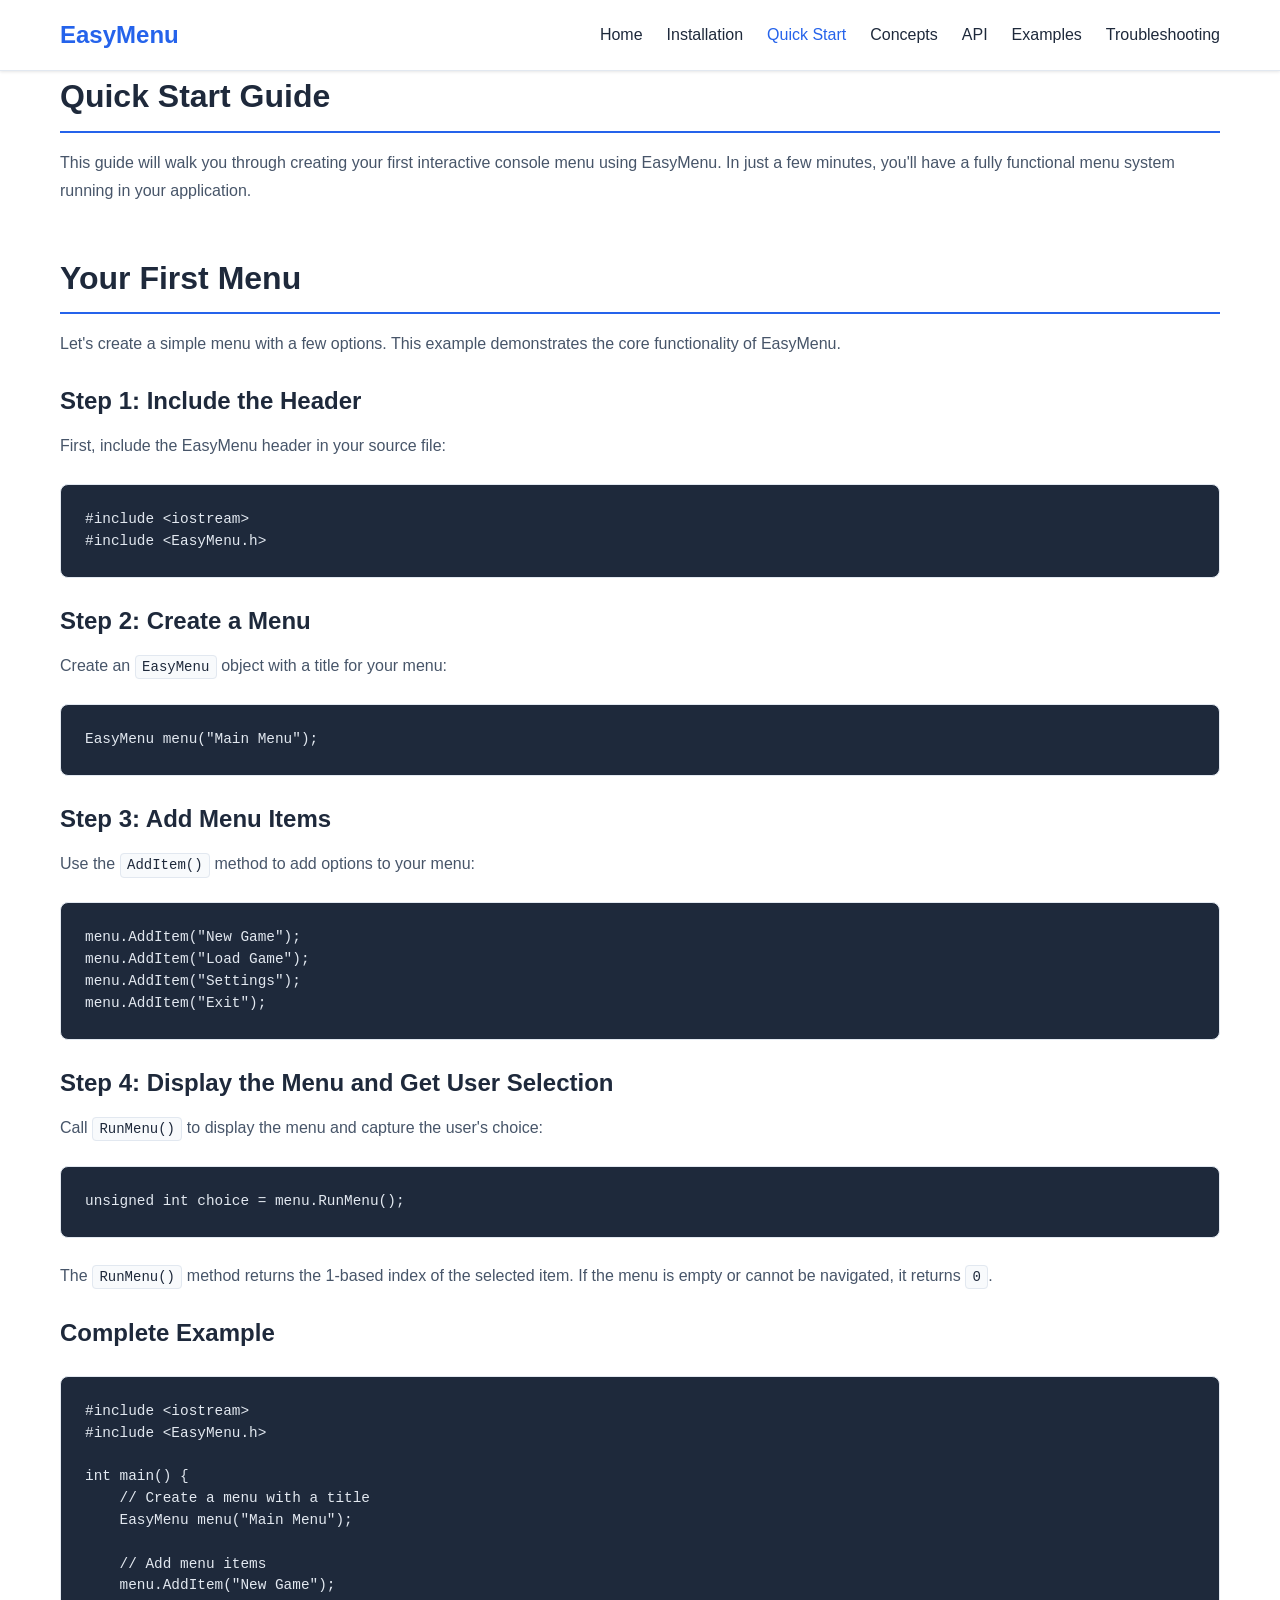
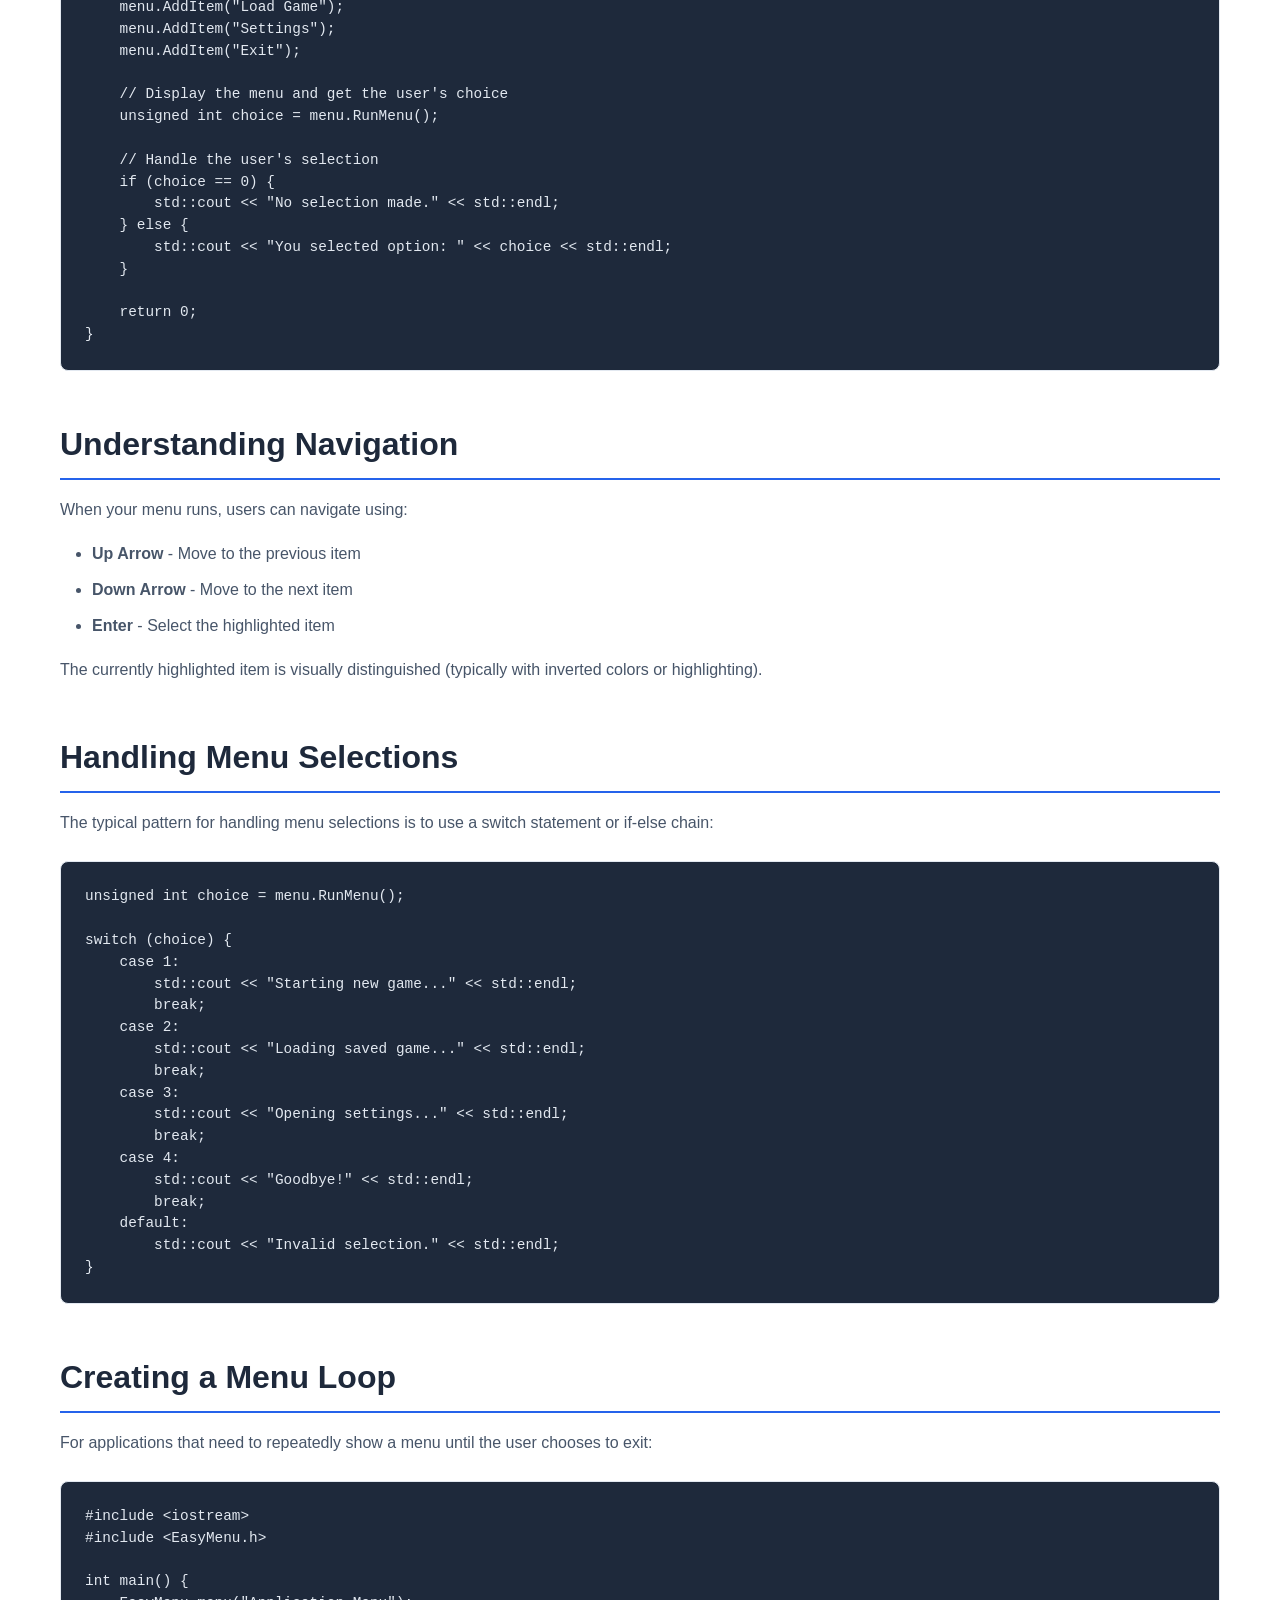
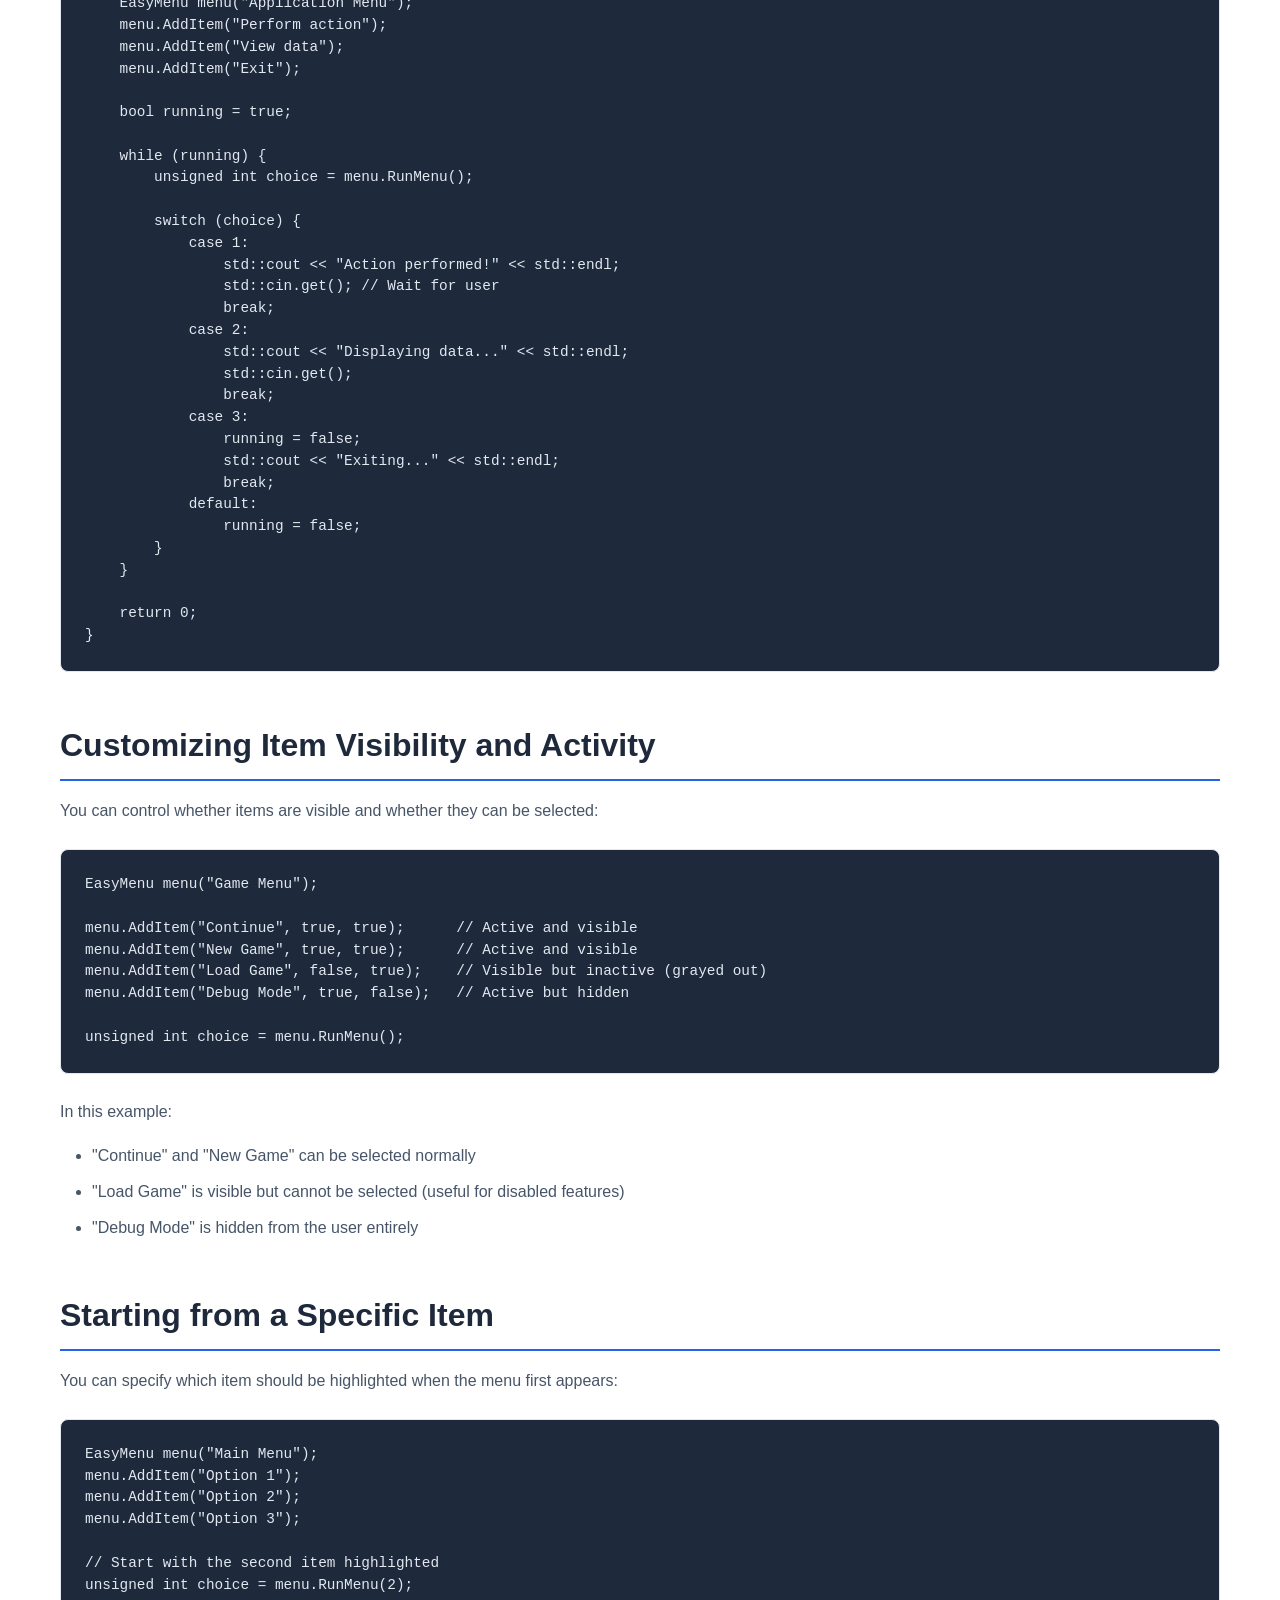
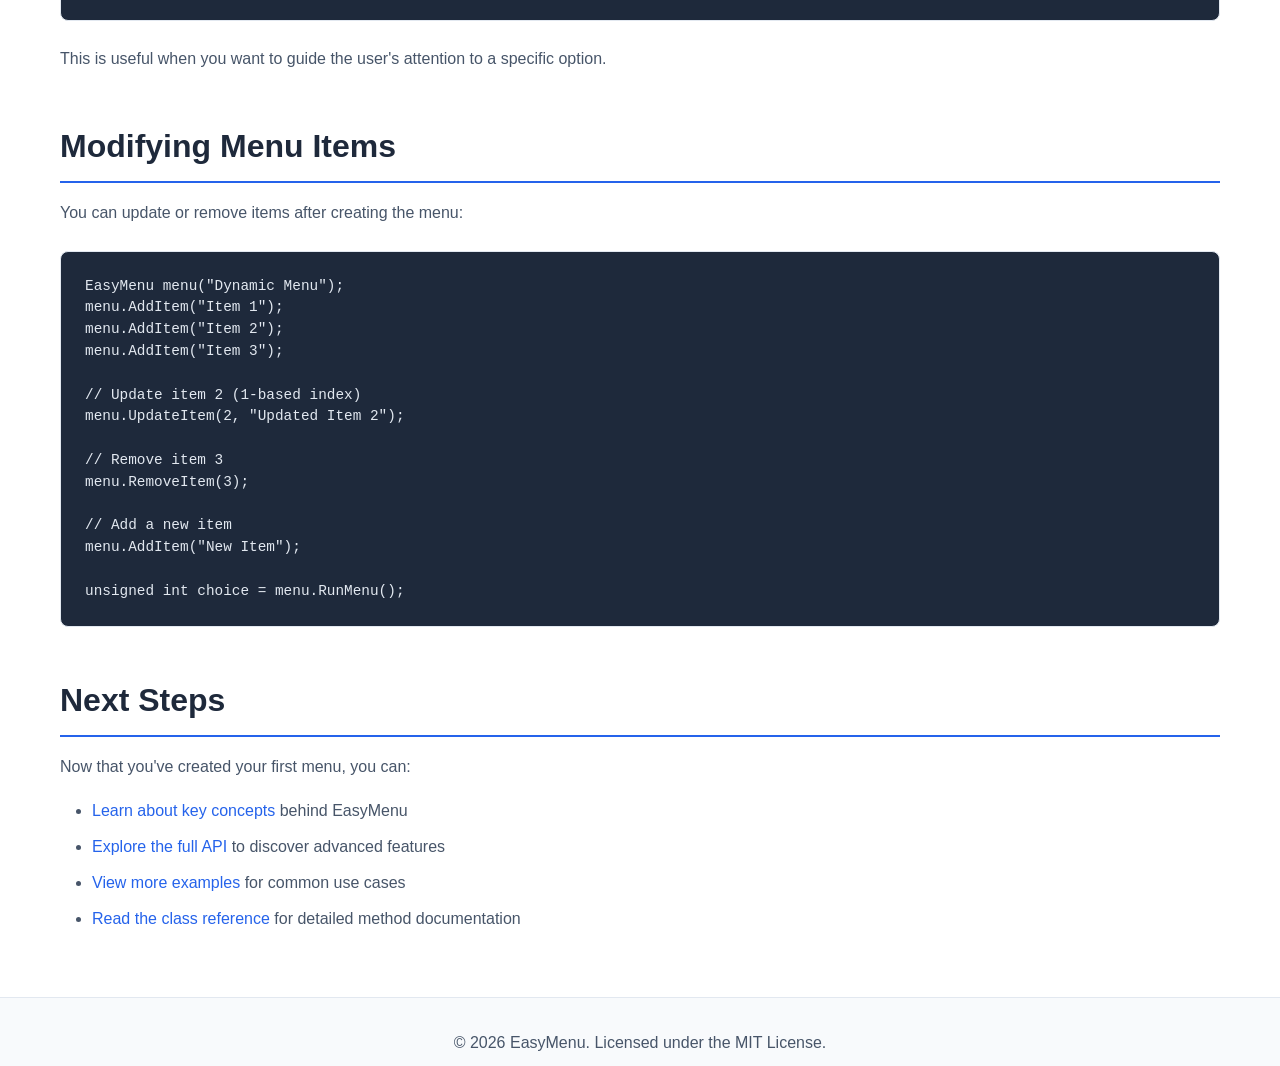
<file: docs/quick_start.html>
<!DOCTYPE html>
<html lang="en">
<head>
    <meta charset="UTF-8">
    <meta name="viewport" content="width=device-width, initial-scale=1.0">
    <title>Quick Start - EasyMenu Documentation</title>
    <link rel="stylesheet" href="assets/style.css">
</head>
<body>
    <nav class="navbar">
        <div class="container">
            <div class="nav-brand">EasyMenu</div>
            <ul class="nav-links">
                <li><a href="index.html">Home</a></li>
                <li><a href="installation.html">Installation</a></li>
                <li><a href="quick_start.html" class="active">Quick Start</a></li>
                <li><a href="concepts.html">Concepts</a></li>
                <li><a href="api/overview.html">API</a></li>
                <li><a href="examples/basic_example.html">Examples</a></li>
                <li><a href="troubleshooting.html">Troubleshooting</a></li>
            </ul>
        </div>
    </nav>

    <main class="container">
        <section class="section">
            <h2>Quick Start Guide</h2>
            <p>This guide will walk you through creating your first interactive console menu using EasyMenu. In just a few minutes, you'll have a fully functional menu system running in your application.</p>
        </section>

        <section class="section">
            <h2>Your First Menu</h2>
            <p>Let's create a simple menu with a few options. This example demonstrates the core functionality of EasyMenu.</p>

            <h3>Step 1: Include the Header</h3>
            <p>First, include the EasyMenu header in your source file:</p>

            <pre><code class="language-cpp">#include &lt;iostream&gt;
#include &lt;EasyMenu.h&gt;</code></pre>

            <h3>Step 2: Create a Menu</h3>
            <p>Create an <code>EasyMenu</code> object with a title for your menu:</p>

            <pre><code class="language-cpp">EasyMenu menu("Main Menu");</code></pre>

            <h3>Step 3: Add Menu Items</h3>
            <p>Use the <code>AddItem()</code> method to add options to your menu:</p>

            <pre><code class="language-cpp">menu.AddItem("New Game");
menu.AddItem("Load Game");
menu.AddItem("Settings");
menu.AddItem("Exit");</code></pre>

            <h3>Step 4: Display the Menu and Get User Selection</h3>
            <p>Call <code>RunMenu()</code> to display the menu and capture the user's choice:</p>

            <pre><code class="language-cpp">unsigned int choice = menu.RunMenu();</code></pre>

            <p>The <code>RunMenu()</code> method returns the 1-based index of the selected item. If the menu is empty or cannot be navigated, it returns <code>0</code>.</p>

            <h3>Complete Example</h3>
            <pre><code class="language-cpp">#include &lt;iostream&gt;
#include &lt;EasyMenu.h&gt;

int main() {
    // Create a menu with a title
    EasyMenu menu("Main Menu");

    // Add menu items
    menu.AddItem("New Game");
    menu.AddItem("Load Game");
    menu.AddItem("Settings");
    menu.AddItem("Exit");

    // Display the menu and get the user's choice
    unsigned int choice = menu.RunMenu();

    // Handle the user's selection
    if (choice == 0) {
        std::cout &lt;&lt; "No selection made." &lt;&lt; std::endl;
    } else {
        std::cout &lt;&lt; "You selected option: " &lt;&lt; choice &lt;&lt; std::endl;
    }

    return 0;
}</code></pre>
        </section>

        <section class="section">
            <h2>Understanding Navigation</h2>
            <p>When your menu runs, users can navigate using:</p>
            <ul>
                <li><strong>Up Arrow</strong> - Move to the previous item</li>
                <li><strong>Down Arrow</strong> - Move to the next item</li>
                <li><strong>Enter</strong> - Select the highlighted item</li>
            </ul>

            <p>The currently highlighted item is visually distinguished (typically with inverted colors or highlighting).</p>
        </section>

        <section class="section">
            <h2>Handling Menu Selections</h2>
            <p>The typical pattern for handling menu selections is to use a switch statement or if-else chain:</p>

            <pre><code class="language-cpp">unsigned int choice = menu.RunMenu();

switch (choice) {
    case 1:
        std::cout &lt;&lt; "Starting new game..." &lt;&lt; std::endl;
        break;
    case 2:
        std::cout &lt;&lt; "Loading saved game..." &lt;&lt; std::endl;
        break;
    case 3:
        std::cout &lt;&lt; "Opening settings..." &lt;&lt; std::endl;
        break;
    case 4:
        std::cout &lt;&lt; "Goodbye!" &lt;&lt; std::endl;
        break;
    default:
        std::cout &lt;&lt; "Invalid selection." &lt;&lt; std::endl;
}</code></pre>
        </section>

        <section class="section">
            <h2>Creating a Menu Loop</h2>
            <p>For applications that need to repeatedly show a menu until the user chooses to exit:</p>

            <pre><code class="language-cpp">#include &lt;iostream&gt;
#include &lt;EasyMenu.h&gt;

int main() {
    EasyMenu menu("Application Menu");
    menu.AddItem("Perform action");
    menu.AddItem("View data");
    menu.AddItem("Exit");

    bool running = true;

    while (running) {
        unsigned int choice = menu.RunMenu();

        switch (choice) {
            case 1:
                std::cout &lt;&lt; "Action performed!" &lt;&lt; std::endl;
                std::cin.get(); // Wait for user
                break;
            case 2:
                std::cout &lt;&lt; "Displaying data..." &lt;&lt; std::endl;
                std::cin.get();
                break;
            case 3:
                running = false;
                std::cout &lt;&lt; "Exiting..." &lt;&lt; std::endl;
                break;
            default:
                running = false;
        }
    }

    return 0;
}</code></pre>
        </section>

        <section class="section">
            <h2>Customizing Item Visibility and Activity</h2>
            <p>You can control whether items are visible and whether they can be selected:</p>

            <pre><code class="language-cpp">EasyMenu menu("Game Menu");

menu.AddItem("Continue", true, true);      // Active and visible
menu.AddItem("New Game", true, true);      // Active and visible
menu.AddItem("Load Game", false, true);    // Visible but inactive (grayed out)
menu.AddItem("Debug Mode", true, false);   // Active but hidden

unsigned int choice = menu.RunMenu();</code></pre>

            <p>In this example:</p>
            <ul>
                <li>"Continue" and "New Game" can be selected normally</li>
                <li>"Load Game" is visible but cannot be selected (useful for disabled features)</li>
                <li>"Debug Mode" is hidden from the user entirely</li>
            </ul>
        </section>

        <section class="section">
            <h2>Starting from a Specific Item</h2>
            <p>You can specify which item should be highlighted when the menu first appears:</p>

            <pre><code class="language-cpp">EasyMenu menu("Main Menu");
menu.AddItem("Option 1");
menu.AddItem("Option 2");
menu.AddItem("Option 3");

// Start with the second item highlighted
unsigned int choice = menu.RunMenu(2);</code></pre>

            <p>This is useful when you want to guide the user's attention to a specific option.</p>
        </section>

        <section class="section">
            <h2>Modifying Menu Items</h2>
            <p>You can update or remove items after creating the menu:</p>

            <pre><code class="language-cpp">EasyMenu menu("Dynamic Menu");
menu.AddItem("Item 1");
menu.AddItem("Item 2");
menu.AddItem("Item 3");

// Update item 2 (1-based index)
menu.UpdateItem(2, "Updated Item 2");

// Remove item 3
menu.RemoveItem(3);

// Add a new item
menu.AddItem("New Item");

unsigned int choice = menu.RunMenu();</code></pre>
        </section>

        <section class="section">
            <h2>Next Steps</h2>
            <p>Now that you've created your first menu, you can:</p>
            <ul>
                <li><a href="concepts.html">Learn about key concepts</a> behind EasyMenu</li>
                <li><a href="api/overview.html">Explore the full API</a> to discover advanced features</li>
                <li><a href="examples/basic_example.html">View more examples</a> for common use cases</li>
                <li><a href="api/classes.html">Read the class reference</a> for detailed method documentation</li>
            </ul>
        </section>
    </main>

    <footer class="footer">
        <div class="container">
            <p>&copy; 2026 EasyMenu. Licensed under the MIT License.</p>
        </div>
    </footer>
</body>
</html>
</file>
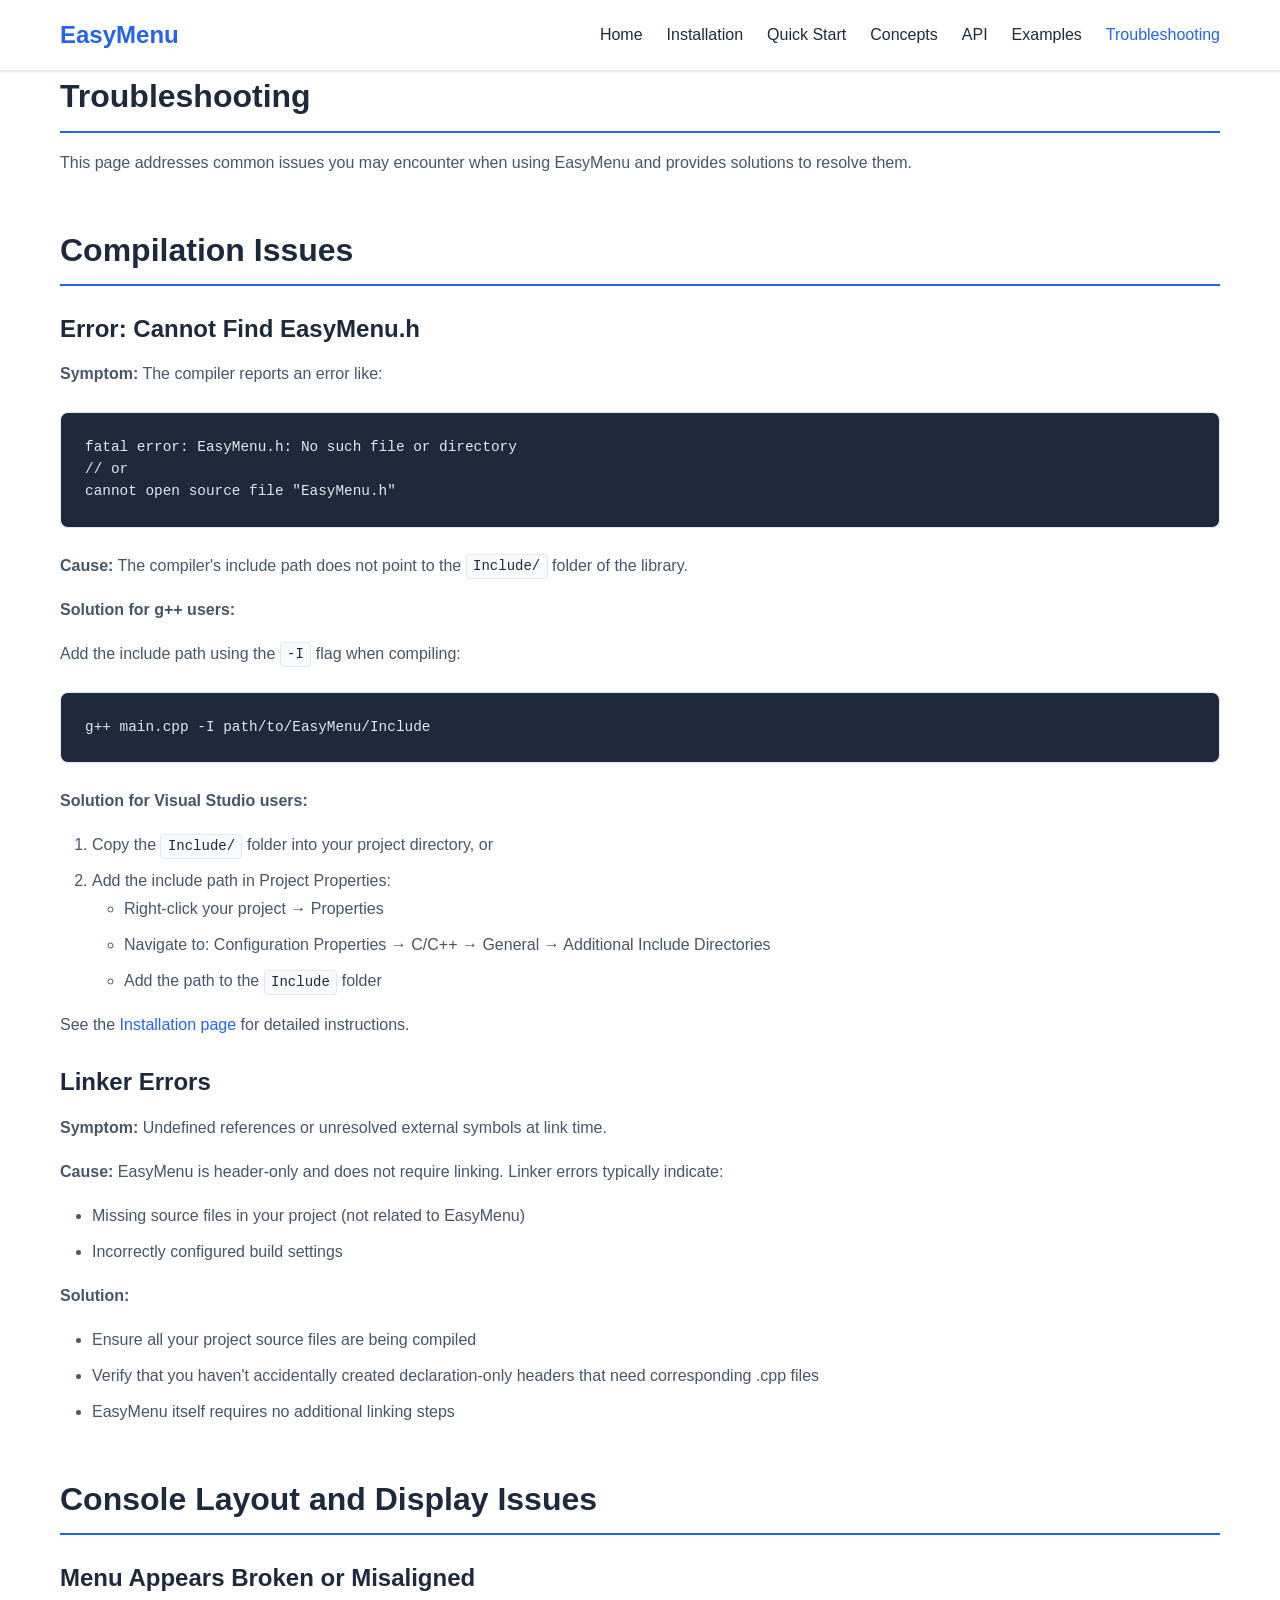
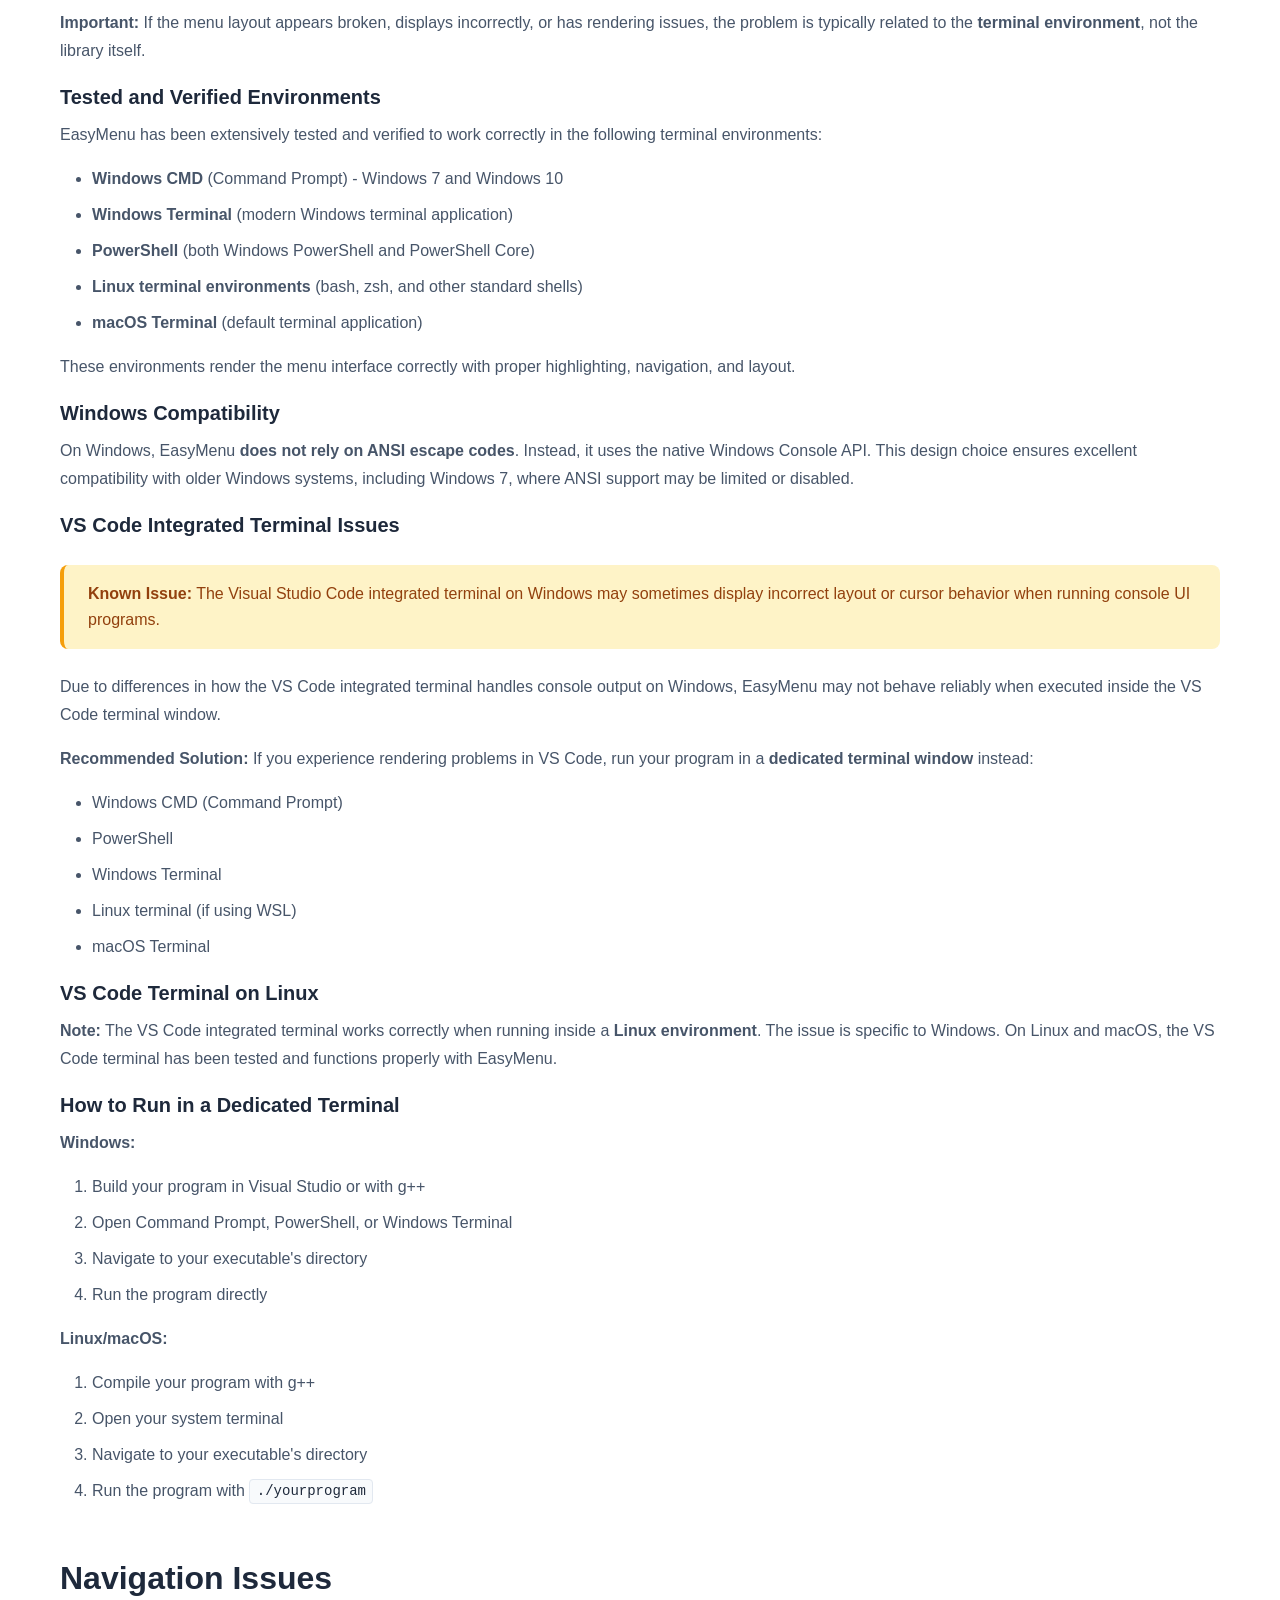
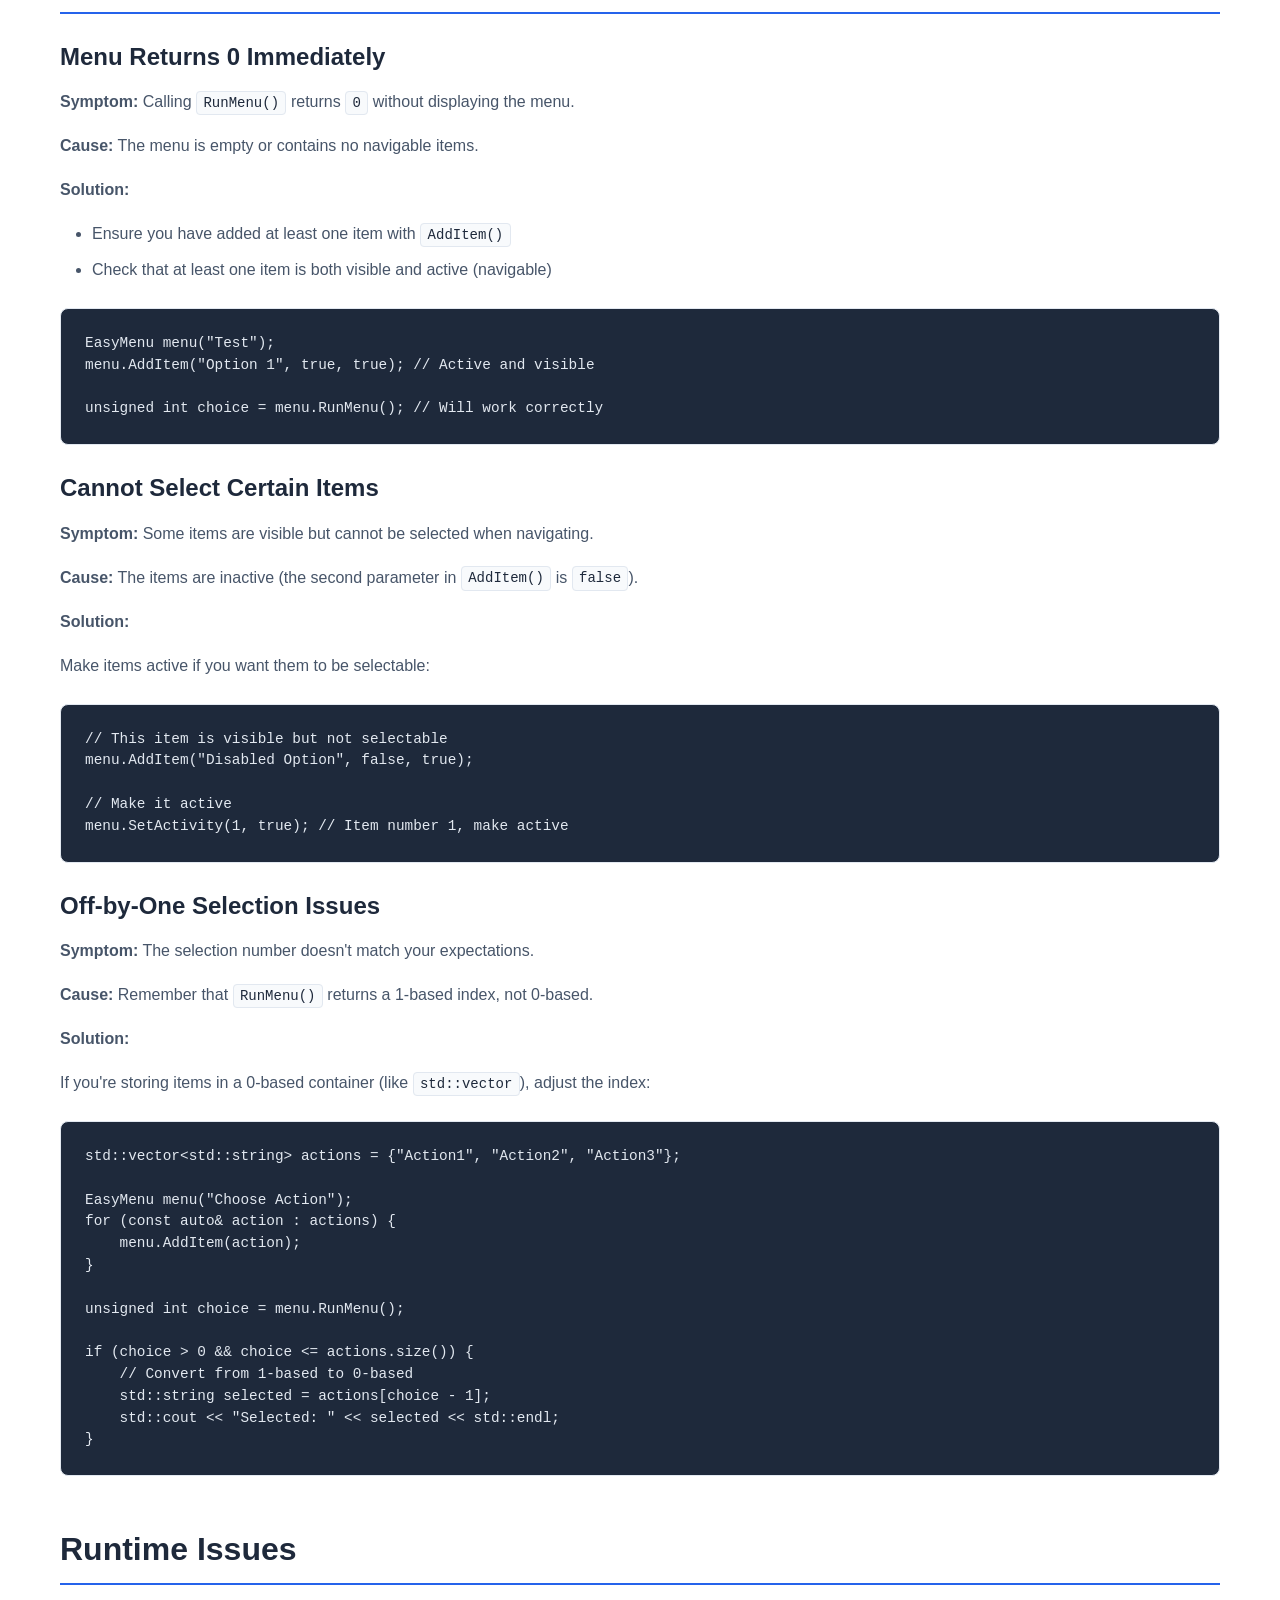
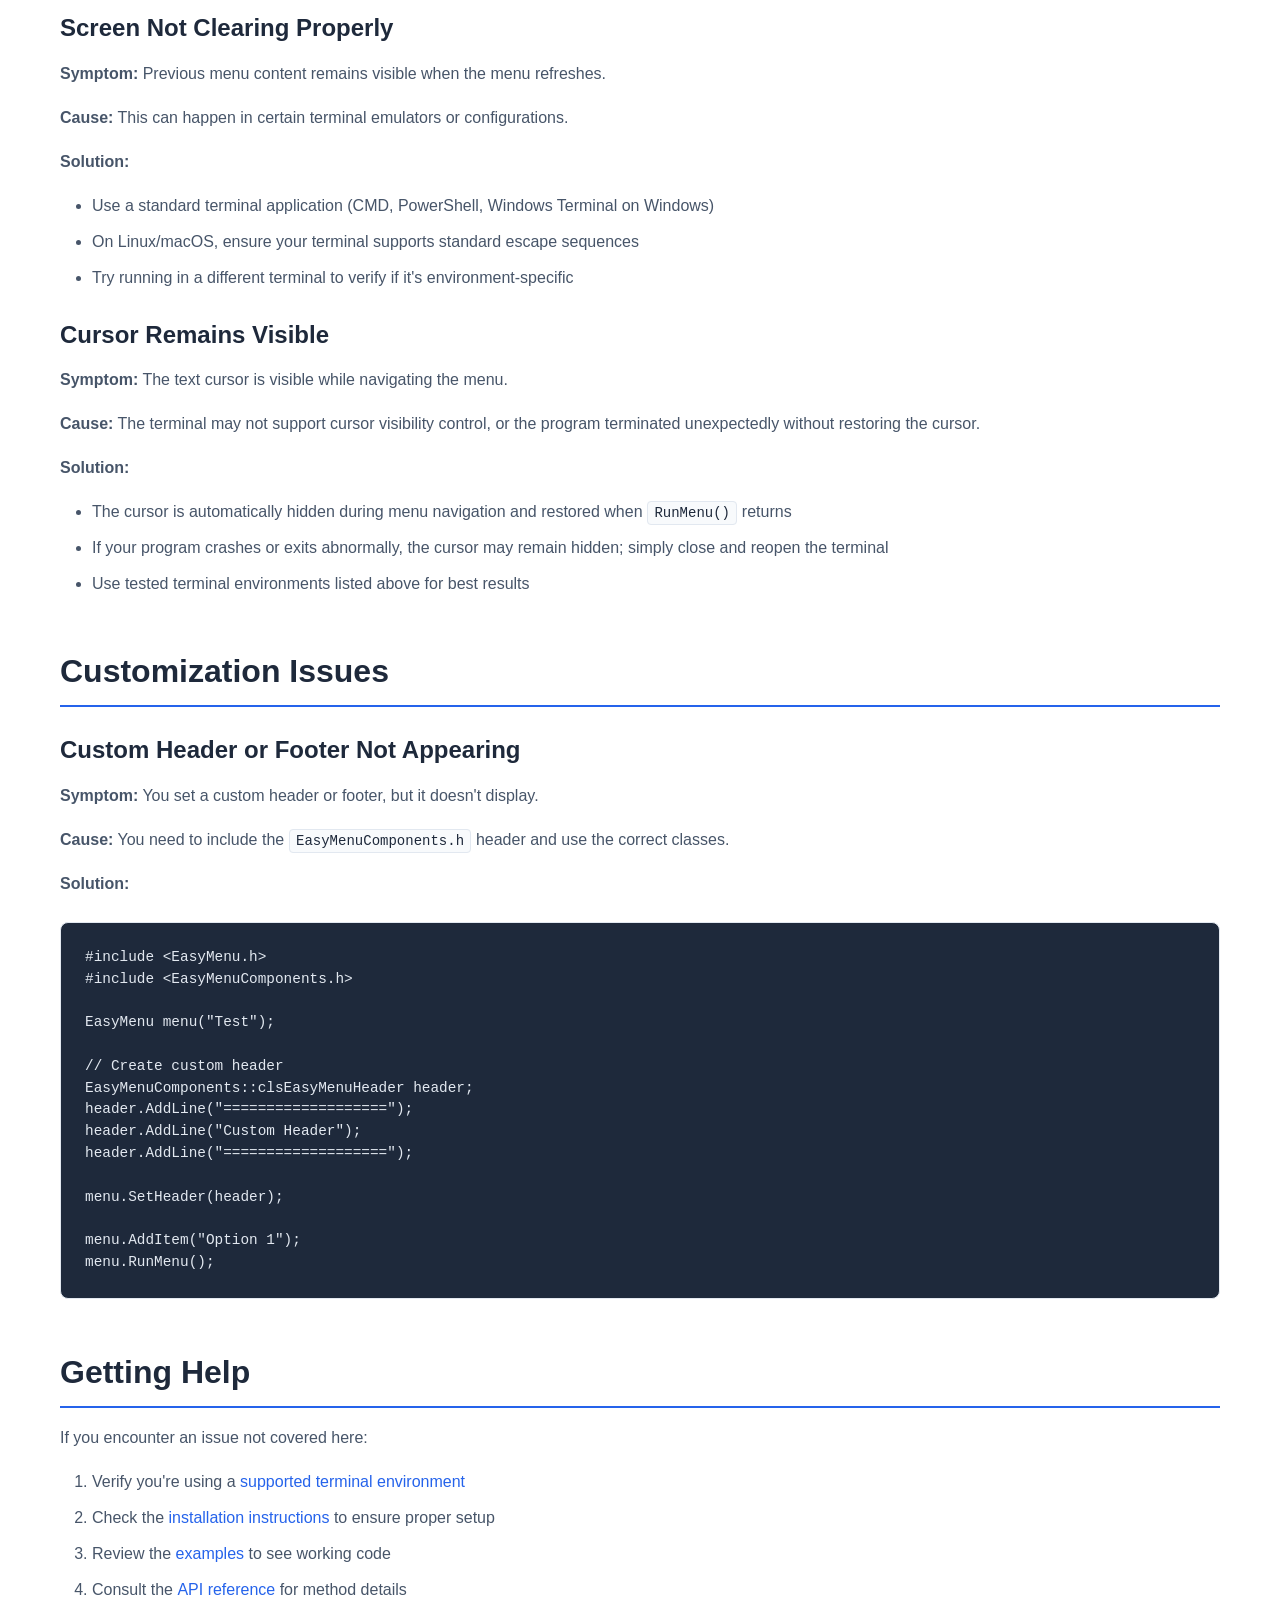
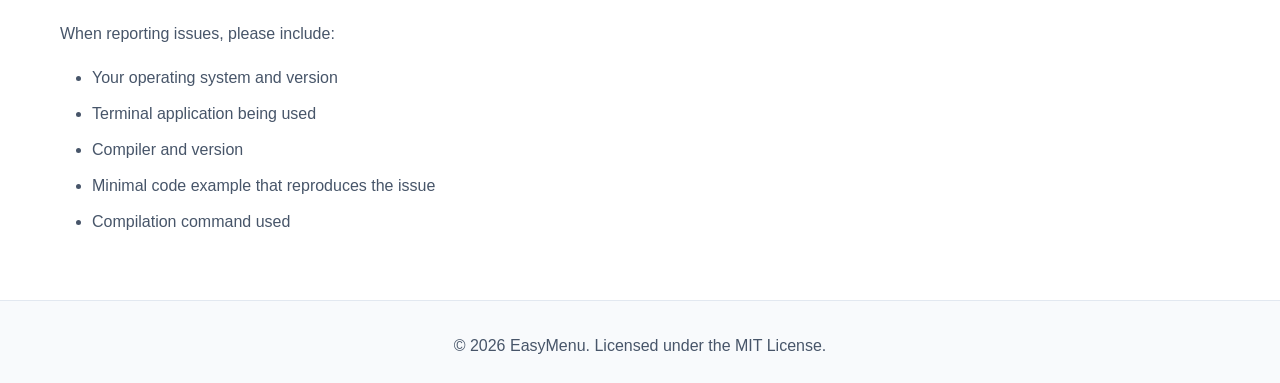
<file: docs/troubleshooting.html>
<!DOCTYPE html>
<html lang="en">
<head>
    <meta charset="UTF-8">
    <meta name="viewport" content="width=device-width, initial-scale=1.0">
    <title>Troubleshooting - EasyMenu Documentation</title>
    <link rel="stylesheet" href="assets/style.css">
</head>
<body>
    <nav class="navbar">
        <div class="container">
            <div class="nav-brand">EasyMenu</div>
            <ul class="nav-links">
                <li><a href="index.html">Home</a></li>
                <li><a href="installation.html">Installation</a></li>
                <li><a href="quick_start.html">Quick Start</a></li>
                <li><a href="concepts.html">Concepts</a></li>
                <li><a href="api/overview.html">API</a></li>
                <li><a href="examples/basic_example.html">Examples</a></li>
                <li><a href="troubleshooting.html" class="active">Troubleshooting</a></li>
            </ul>
        </div>
    </nav>

    <main class="container">
        <section class="section">
            <h2>Troubleshooting</h2>
            <p>This page addresses common issues you may encounter when using EasyMenu and provides solutions to resolve them.</p>
        </section>

        <section class="section">
            <h2>Compilation Issues</h2>

            <h3>Error: Cannot Find EasyMenu.h</h3>
            <p><strong>Symptom:</strong> The compiler reports an error like:</p>
            <pre><code>fatal error: EasyMenu.h: No such file or directory
// or
cannot open source file "EasyMenu.h"</code></pre>

            <p><strong>Cause:</strong> The compiler's include path does not point to the <code>Include/</code> folder of the library.</p>

            <p><strong>Solution for g++ users:</strong></p>
            <p>Add the include path using the <code>-I</code> flag when compiling:</p>
            <pre><code class="language-cpp">g++ main.cpp -I path/to/EasyMenu/Include</code></pre>

            <p><strong>Solution for Visual Studio users:</strong></p>
            <ol>
                <li>Copy the <code>Include/</code> folder into your project directory, or</li>
                <li>Add the include path in Project Properties:
                    <ul>
                        <li>Right-click your project → Properties</li>
                        <li>Navigate to: Configuration Properties → C/C++ → General → Additional Include Directories</li>
                        <li>Add the path to the <code>Include</code> folder</li>
                    </ul>
                </li>
            </ol>

            <p>See the <a href="installation.html">Installation page</a> for detailed instructions.</p>

            <h3>Linker Errors</h3>
            <p><strong>Symptom:</strong> Undefined references or unresolved external symbols at link time.</p>

            <p><strong>Cause:</strong> EasyMenu is header-only and does not require linking. Linker errors typically indicate:</p>
            <ul>
                <li>Missing source files in your project (not related to EasyMenu)</li>
                <li>Incorrectly configured build settings</li>
            </ul>

            <p><strong>Solution:</strong></p>
            <ul>
                <li>Ensure all your project source files are being compiled</li>
                <li>Verify that you haven't accidentally created declaration-only headers that need corresponding .cpp files</li>
                <li>EasyMenu itself requires no additional linking steps</li>
            </ul>
        </section>

        <section class="section">
            <h2>Console Layout and Display Issues</h2>

            <h3>Menu Appears Broken or Misaligned</h3>
            <p><strong>Important:</strong> If the menu layout appears broken, displays incorrectly, or has rendering issues, the problem is typically related to the <strong>terminal environment</strong>, not the library itself.</p>

            <h4>Tested and Verified Environments</h4>
            <p>EasyMenu has been extensively tested and verified to work correctly in the following terminal environments:</p>

            <ul>
                <li><strong>Windows CMD</strong> (Command Prompt) - Windows 7 and Windows 10</li>
                <li><strong>Windows Terminal</strong> (modern Windows terminal application)</li>
                <li><strong>PowerShell</strong> (both Windows PowerShell and PowerShell Core)</li>
                <li><strong>Linux terminal environments</strong> (bash, zsh, and other standard shells)</li>
                <li><strong>macOS Terminal</strong> (default terminal application)</li>
            </ul>

            <p>These environments render the menu interface correctly with proper highlighting, navigation, and layout.</p>

            <h4>Windows Compatibility</h4>
            <p>On Windows, EasyMenu <strong>does not rely on ANSI escape codes</strong>. Instead, it uses the native Windows Console API. This design choice ensures excellent compatibility with older Windows systems, including Windows 7, where ANSI support may be limited or disabled.</p>

            <h4>VS Code Integrated Terminal Issues</h4>
            <div class="alert alert-warning">
                <strong>Known Issue:</strong> The Visual Studio Code integrated terminal on Windows may sometimes display incorrect layout or cursor behavior when running console UI programs.
            </div>

            <p>Due to differences in how the VS Code integrated terminal handles console output on Windows, EasyMenu may not behave reliably when executed inside the VS Code terminal window.</p>

            <p><strong>Recommended Solution:</strong> If you experience rendering problems in VS Code, run your program in a <strong>dedicated terminal window</strong> instead:</p>

            <ul>
                <li>Windows CMD (Command Prompt)</li>
                <li>PowerShell</li>
                <li>Windows Terminal</li>
                <li>Linux terminal (if using WSL)</li>
                <li>macOS Terminal</li>
            </ul>

            <h4>VS Code Terminal on Linux</h4>
            <p><strong>Note:</strong> The VS Code integrated terminal works correctly when running inside a <strong>Linux environment</strong>. The issue is specific to Windows. On Linux and macOS, the VS Code terminal has been tested and functions properly with EasyMenu.</p>

            <h4>How to Run in a Dedicated Terminal</h4>

            <p><strong>Windows:</strong></p>
            <ol>
                <li>Build your program in Visual Studio or with g++</li>
                <li>Open Command Prompt, PowerShell, or Windows Terminal</li>
                <li>Navigate to your executable's directory</li>
                <li>Run the program directly</li>
            </ol>

            <p><strong>Linux/macOS:</strong></p>
            <ol>
                <li>Compile your program with g++</li>
                <li>Open your system terminal</li>
                <li>Navigate to your executable's directory</li>
                <li>Run the program with <code>./yourprogram</code></li>
            </ol>
        </section>

        <section class="section">
            <h2>Navigation Issues</h2>

            <h3>Menu Returns 0 Immediately</h3>
            <p><strong>Symptom:</strong> Calling <code>RunMenu()</code> returns <code>0</code> without displaying the menu.</p>

            <p><strong>Cause:</strong> The menu is empty or contains no navigable items.</p>

            <p><strong>Solution:</strong></p>
            <ul>
                <li>Ensure you have added at least one item with <code>AddItem()</code></li>
                <li>Check that at least one item is both visible and active (navigable)</li>
            </ul>

            <pre><code class="language-cpp">EasyMenu menu("Test");
menu.AddItem("Option 1", true, true); // Active and visible

unsigned int choice = menu.RunMenu(); // Will work correctly</code></pre>

            <h3>Cannot Select Certain Items</h3>
            <p><strong>Symptom:</strong> Some items are visible but cannot be selected when navigating.</p>

            <p><strong>Cause:</strong> The items are inactive (the second parameter in <code>AddItem()</code> is <code>false</code>).</p>

            <p><strong>Solution:</strong></p>
            <p>Make items active if you want them to be selectable:</p>

            <pre><code class="language-cpp">// This item is visible but not selectable
menu.AddItem("Disabled Option", false, true);

// Make it active
menu.SetActivity(1, true); // Item number 1, make active</code></pre>

            <h3>Off-by-One Selection Issues</h3>
            <p><strong>Symptom:</strong> The selection number doesn't match your expectations.</p>

            <p><strong>Cause:</strong> Remember that <code>RunMenu()</code> returns a 1-based index, not 0-based.</p>

            <p><strong>Solution:</strong></p>
            <p>If you're storing items in a 0-based container (like <code>std::vector</code>), adjust the index:</p>

            <pre><code class="language-cpp">std::vector&lt;std::string&gt; actions = {"Action1", "Action2", "Action3"};

EasyMenu menu("Choose Action");
for (const auto& action : actions) {
    menu.AddItem(action);
}

unsigned int choice = menu.RunMenu();

if (choice &gt; 0 && choice &lt;= actions.size()) {
    // Convert from 1-based to 0-based
    std::string selected = actions[choice - 1];
    std::cout &lt;&lt; "Selected: " &lt;&lt; selected &lt;&lt; std::endl;
}</code></pre>
        </section>

        <section class="section">
            <h2>Runtime Issues</h2>

            <h3>Screen Not Clearing Properly</h3>
            <p><strong>Symptom:</strong> Previous menu content remains visible when the menu refreshes.</p>

            <p><strong>Cause:</strong> This can happen in certain terminal emulators or configurations.</p>

            <p><strong>Solution:</strong></p>
            <ul>
                <li>Use a standard terminal application (CMD, PowerShell, Windows Terminal on Windows)</li>
                <li>On Linux/macOS, ensure your terminal supports standard escape sequences</li>
                <li>Try running in a different terminal to verify if it's environment-specific</li>
            </ul>

            <h3>Cursor Remains Visible</h3>
            <p><strong>Symptom:</strong> The text cursor is visible while navigating the menu.</p>

            <p><strong>Cause:</strong> The terminal may not support cursor visibility control, or the program terminated unexpectedly without restoring the cursor.</p>

            <p><strong>Solution:</strong></p>
            <ul>
                <li>The cursor is automatically hidden during menu navigation and restored when <code>RunMenu()</code> returns</li>
                <li>If your program crashes or exits abnormally, the cursor may remain hidden; simply close and reopen the terminal</li>
                <li>Use tested terminal environments listed above for best results</li>
            </ul>
        </section>

        <section class="section">
            <h2>Customization Issues</h2>

            <h3>Custom Header or Footer Not Appearing</h3>
            <p><strong>Symptom:</strong> You set a custom header or footer, but it doesn't display.</p>

            <p><strong>Cause:</strong> You need to include the <code>EasyMenuComponents.h</code> header and use the correct classes.</p>

            <p><strong>Solution:</strong></p>

            <pre><code class="language-cpp">#include &lt;EasyMenu.h&gt;
#include &lt;EasyMenuComponents.h&gt;

EasyMenu menu("Test");

// Create custom header
EasyMenuComponents::clsEasyMenuHeader header;
header.AddLine("===================");
header.AddLine("Custom Header");
header.AddLine("===================");

menu.SetHeader(header);

menu.AddItem("Option 1");
menu.RunMenu();</code></pre>
        </section>

        <section class="section">
            <h2>Getting Help</h2>
            <p>If you encounter an issue not covered here:</p>

            <ol>
                <li>Verify you're using a <a href="#console-layout-and-display-issues">supported terminal environment</a></li>
                <li>Check the <a href="installation.html">installation instructions</a> to ensure proper setup</li>
                <li>Review the <a href="examples/basic_example.html">examples</a> to see working code</li>
                <li>Consult the <a href="api/classes.html">API reference</a> for method details</li>
            </ol>

            <p>When reporting issues, please include:</p>
            <ul>
                <li>Your operating system and version</li>
                <li>Terminal application being used</li>
                <li>Compiler and version</li>
                <li>Minimal code example that reproduces the issue</li>
                <li>Compilation command used</li>
            </ul>
        </section>
    </main>

    <footer class="footer">
        <div class="container">
            <p>&copy; 2026 EasyMenu. Licensed under the MIT License.</p>
        </div>
    </footer>
</body>
</html>
</file>
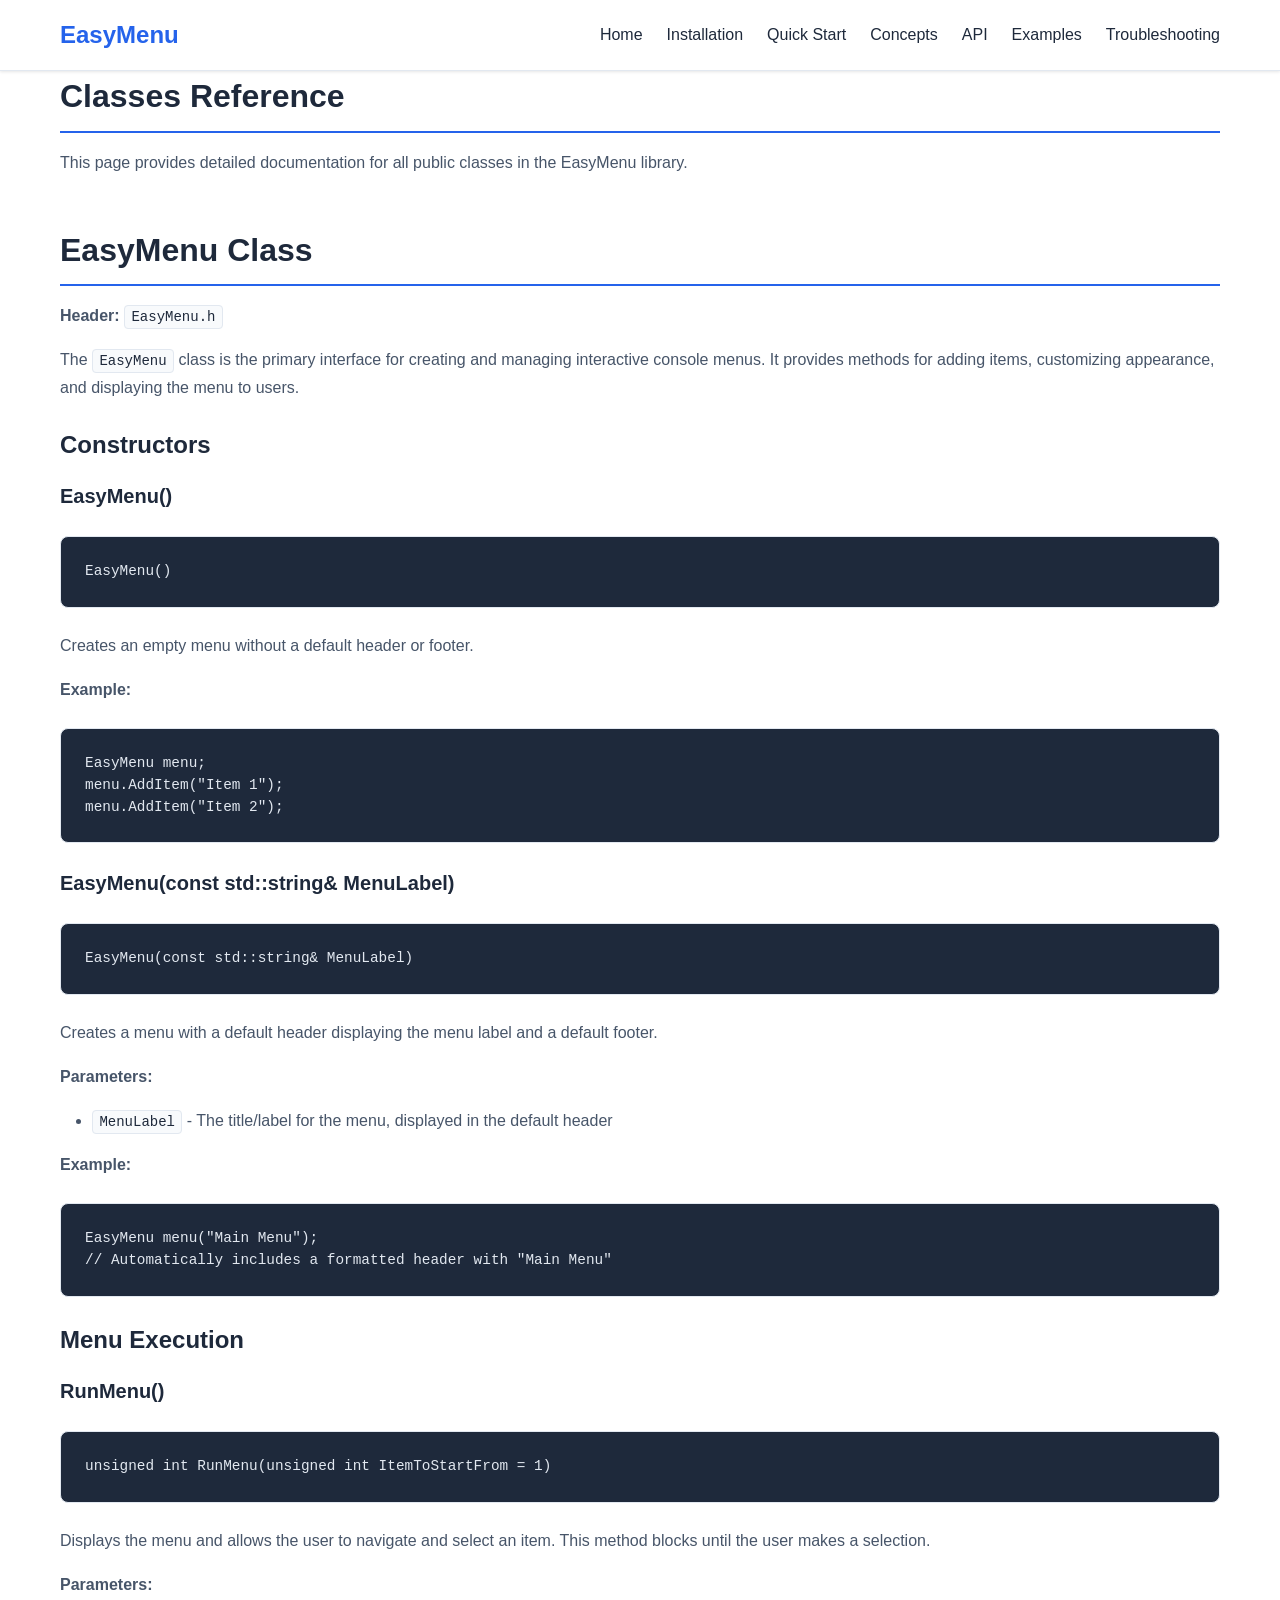
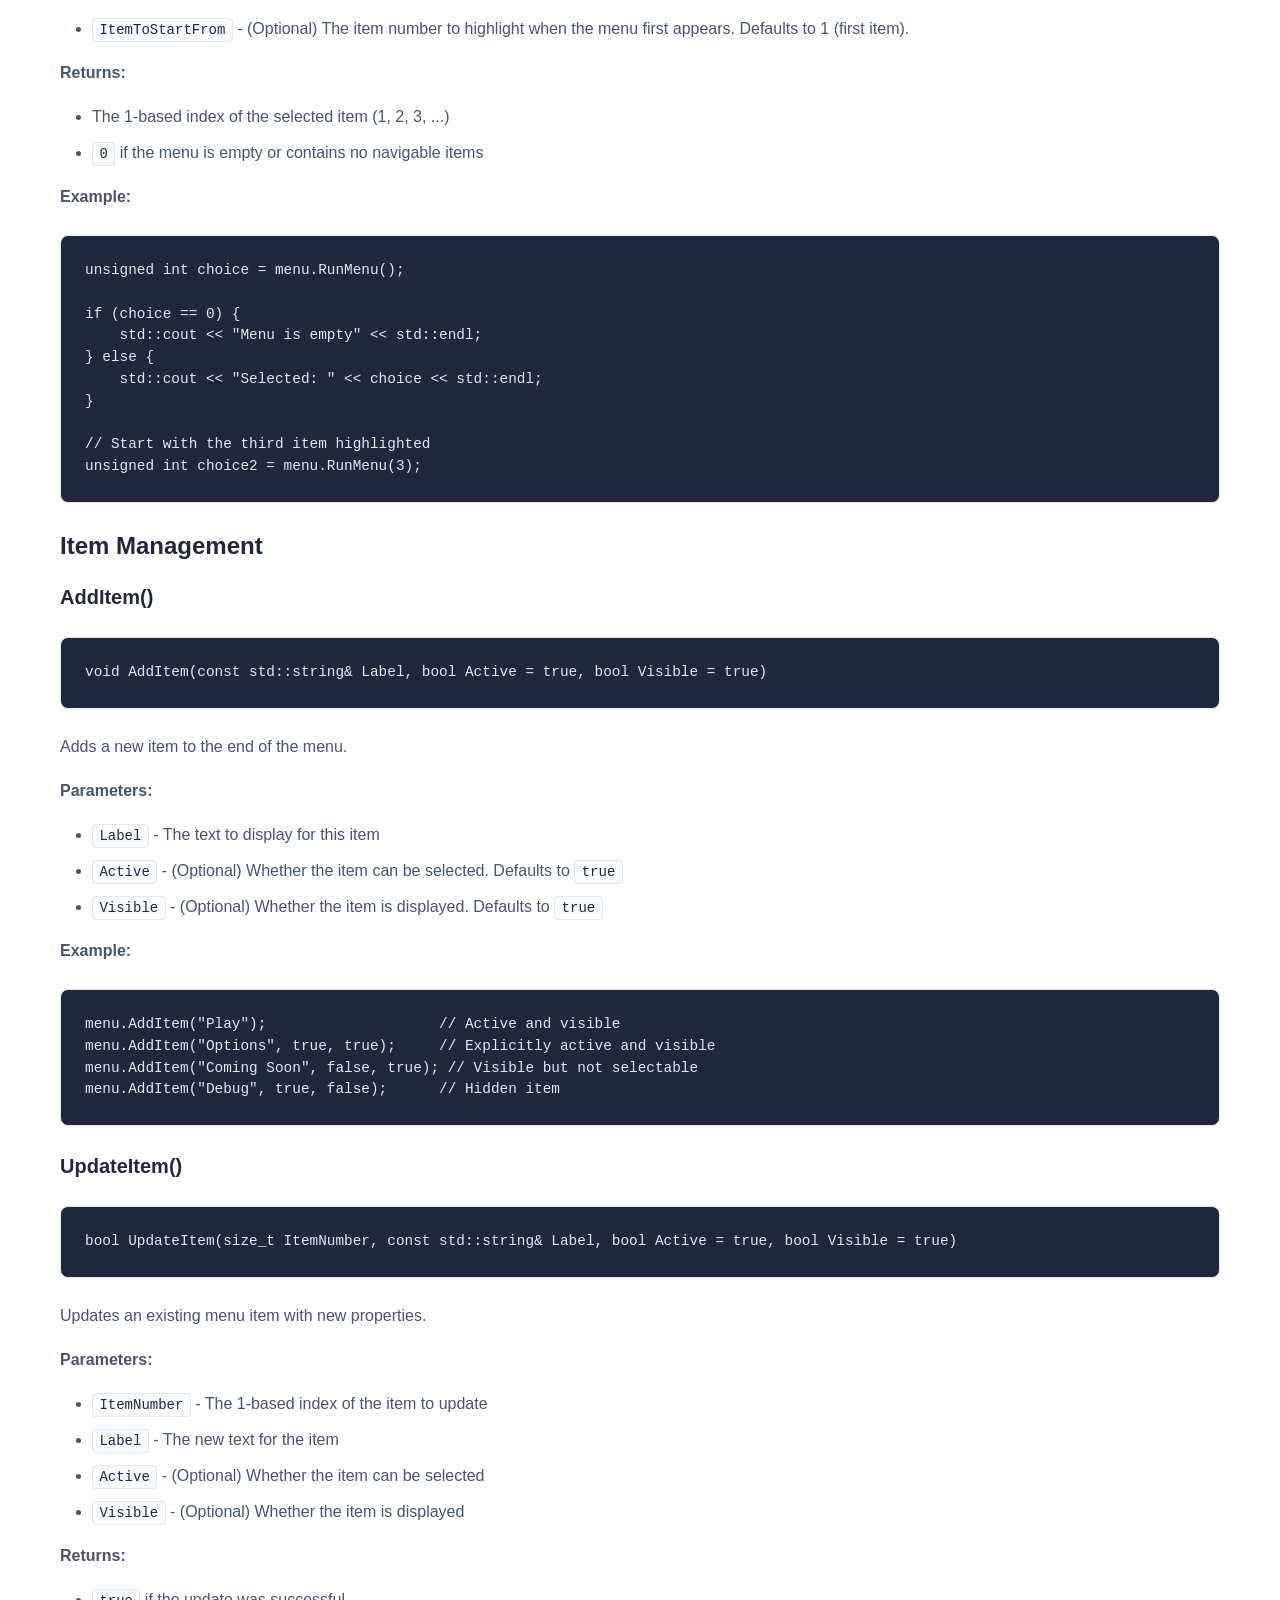
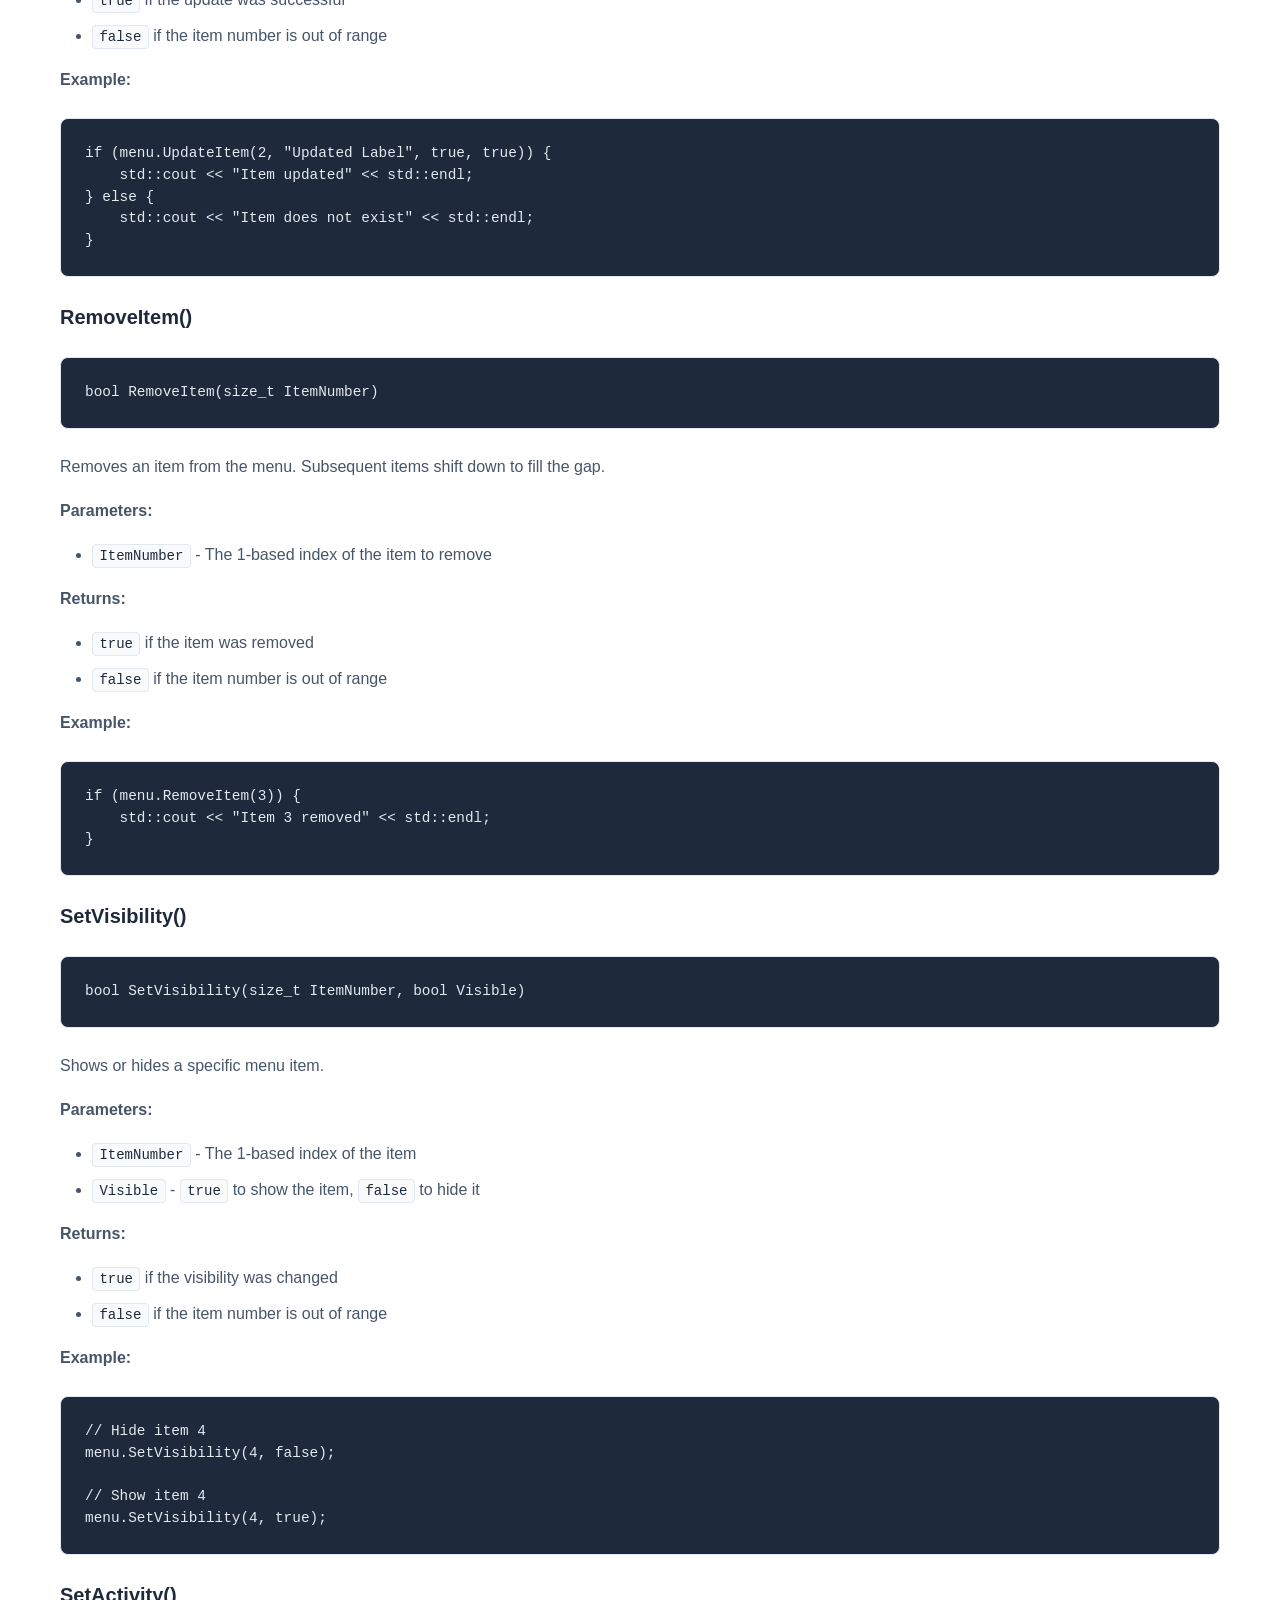
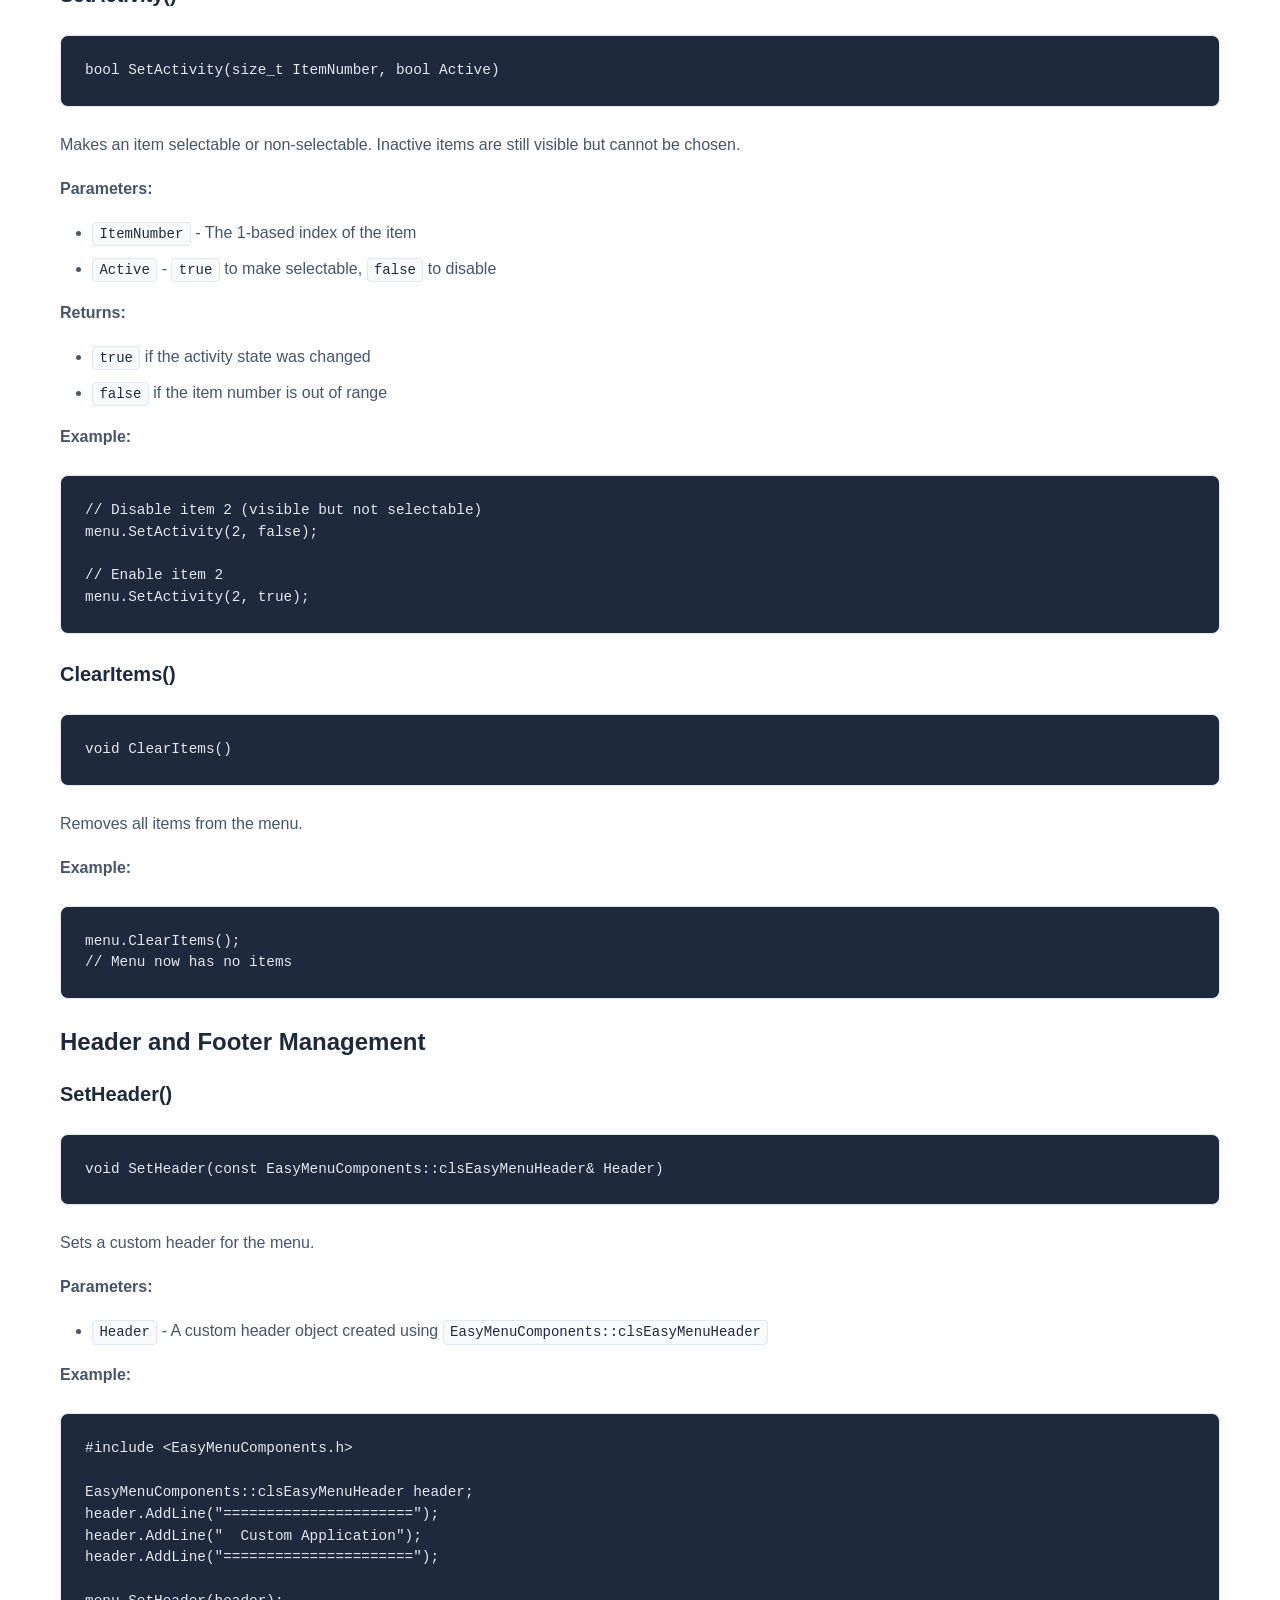
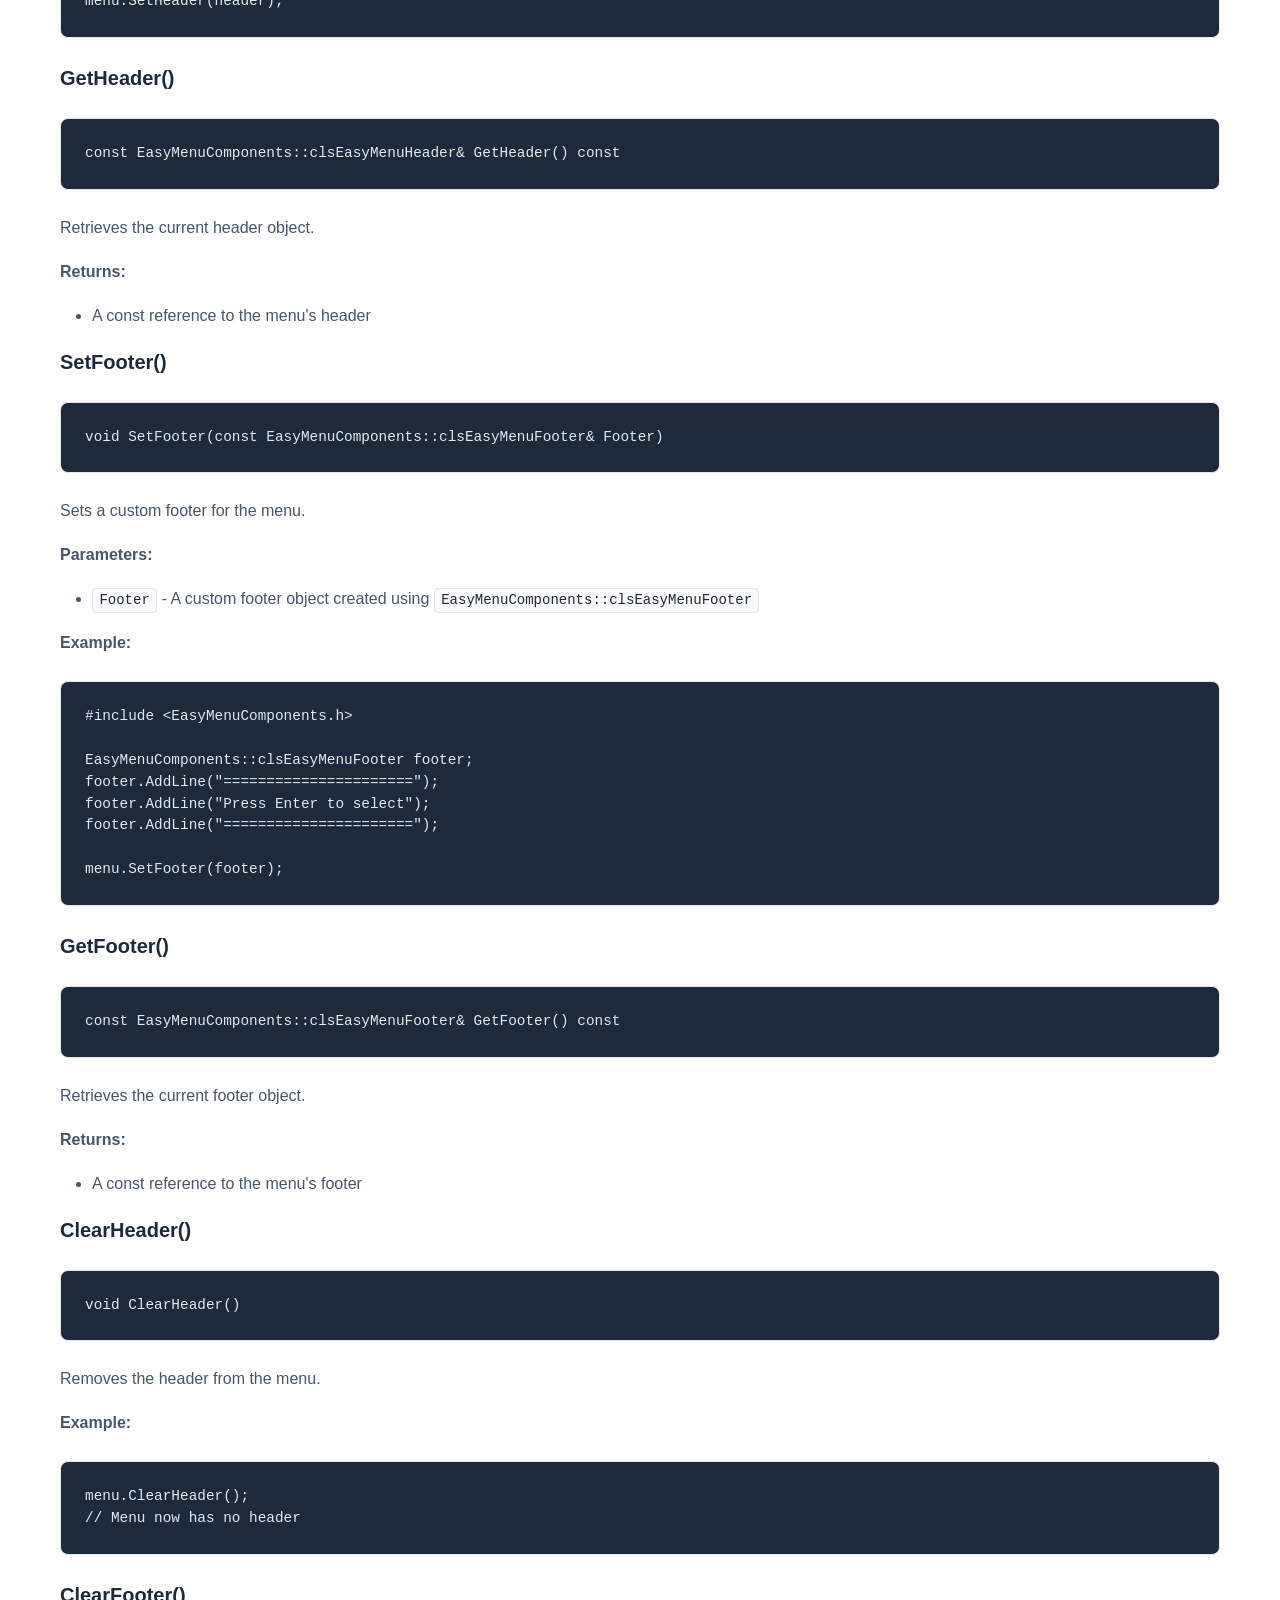
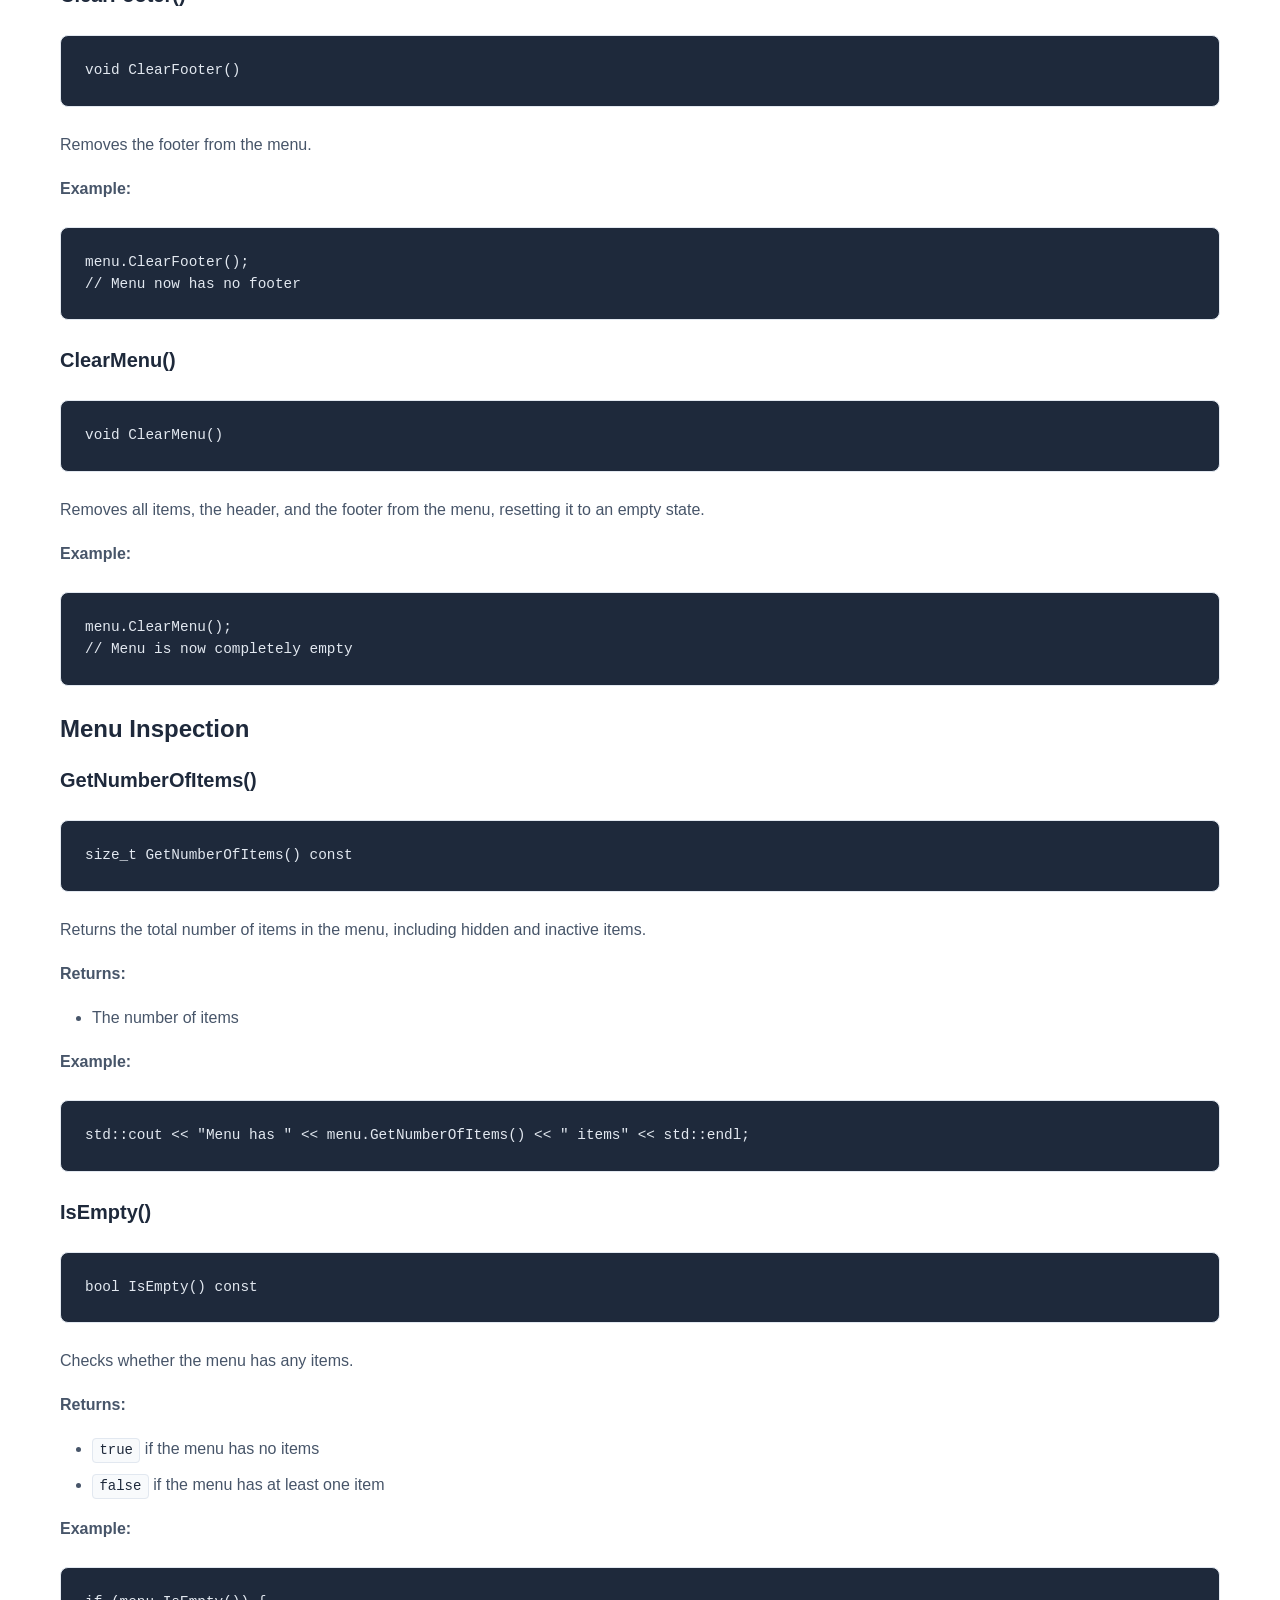
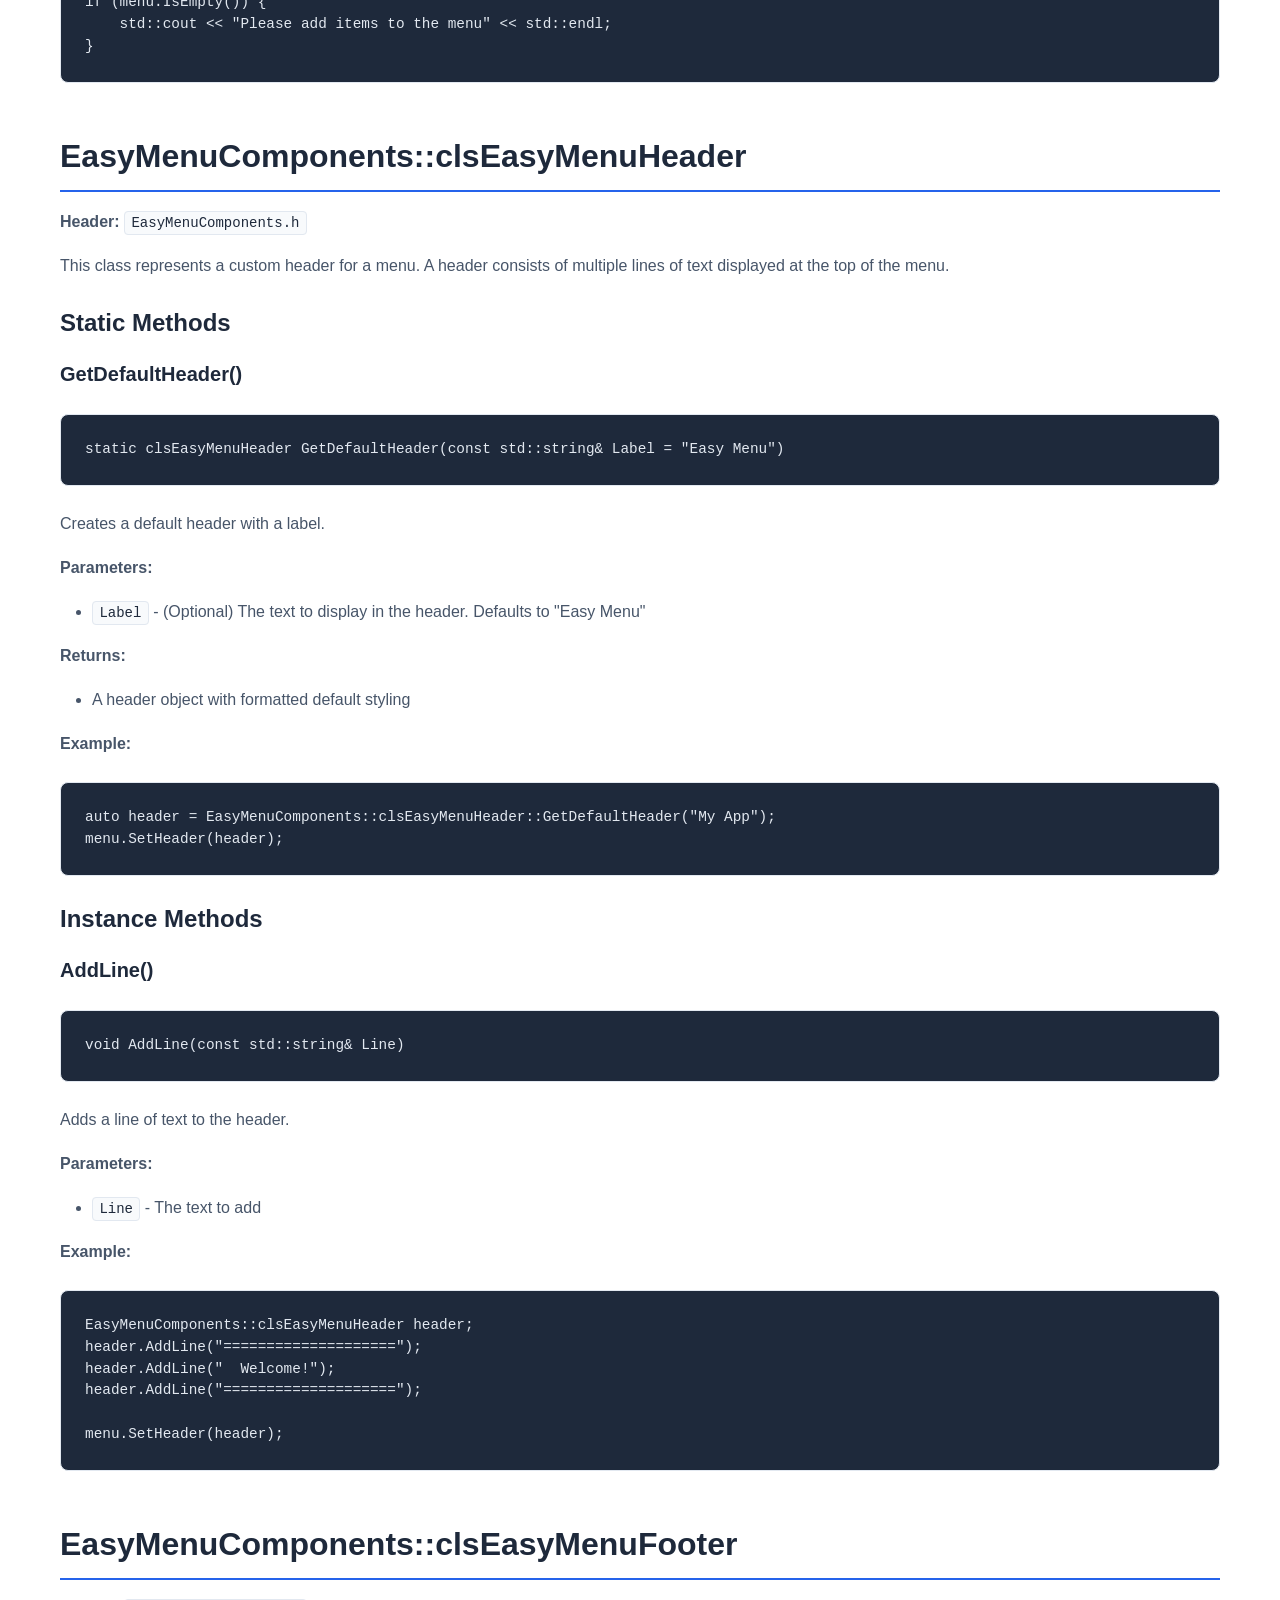
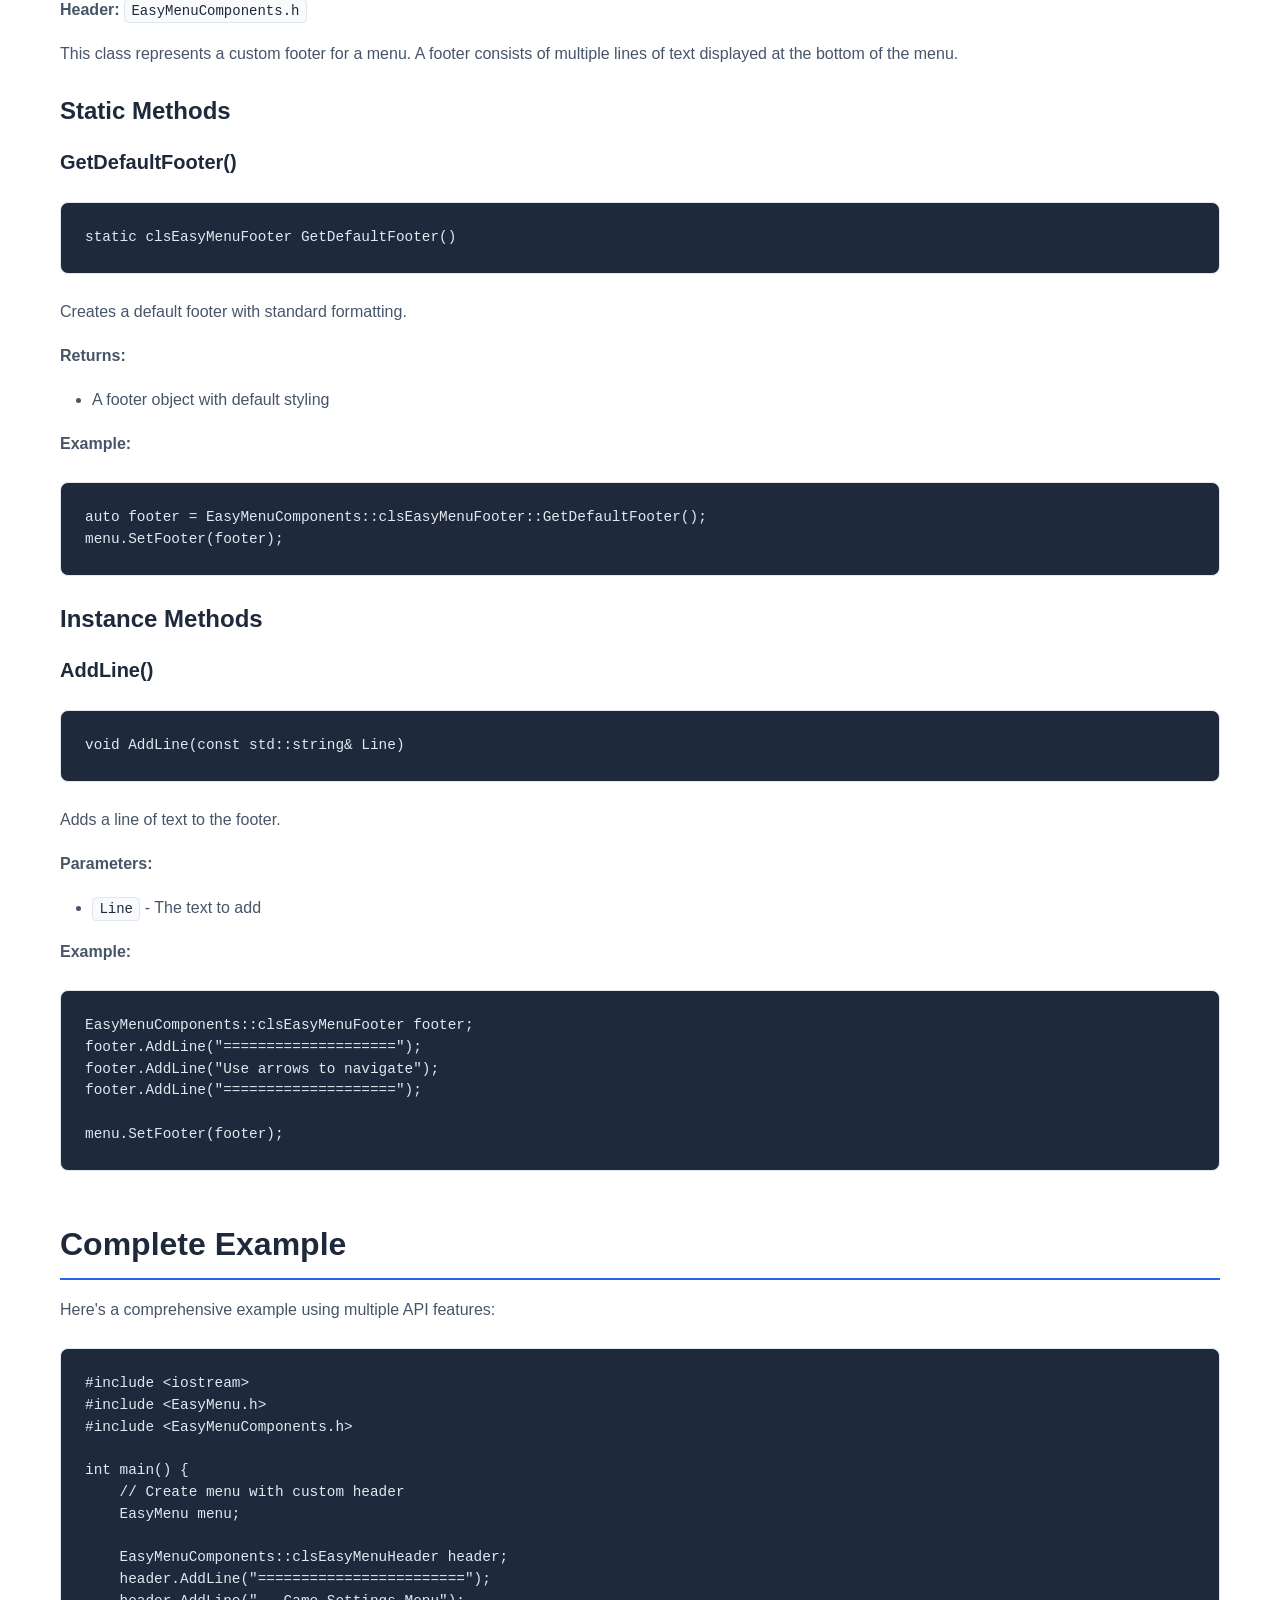
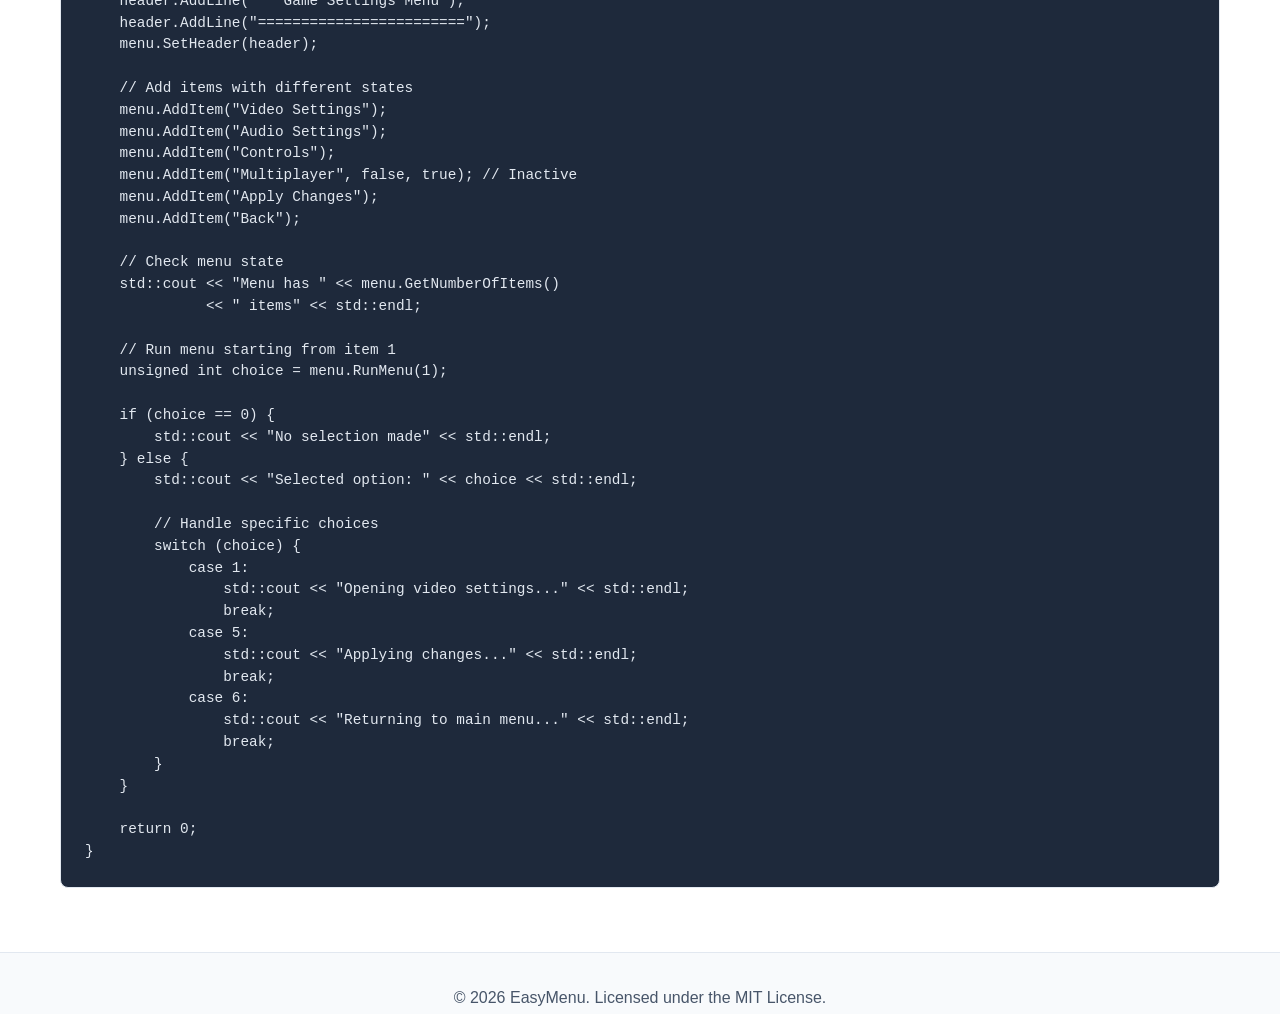
<file: docs/api/classes.html>
<!DOCTYPE html>
<html lang="en">
<head>
    <meta charset="UTF-8">
    <meta name="viewport" content="width=device-width, initial-scale=1.0">
    <title>Classes Reference - EasyMenu Documentation</title>
    <link rel="stylesheet" href="../assets/style.css">
</head>
<body>
    <nav class="navbar">
        <div class="container">
            <div class="nav-brand">EasyMenu</div>
            <ul class="nav-links">
                <li><a href="../index.html">Home</a></li>
                <li><a href="../installation.html">Installation</a></li>
                <li><a href="../quick_start.html">Quick Start</a></li>
                <li><a href="../concepts.html">Concepts</a></li>
                <li><a href="overview.html">API</a></li>
                <li><a href="../examples/basic_example.html">Examples</a></li>
                <li><a href="../troubleshooting.html">Troubleshooting</a></li>
            </ul>
        </div>
    </nav>

    <main class="container">
        <section class="section">
            <h2>Classes Reference</h2>
            <p>This page provides detailed documentation for all public classes in the EasyMenu library.</p>
        </section>

        <section class="section">
            <h2>EasyMenu Class</h2>
            <p><strong>Header:</strong> <code>EasyMenu.h</code></p>
            <p>The <code>EasyMenu</code> class is the primary interface for creating and managing interactive console menus. It provides methods for adding items, customizing appearance, and displaying the menu to users.</p>

            <h3>Constructors</h3>

            <h4>EasyMenu()</h4>
            <pre><code class="language-cpp">EasyMenu()</code></pre>
            <p>Creates an empty menu without a default header or footer.</p>
            <p><strong>Example:</strong></p>
            <pre><code class="language-cpp">EasyMenu menu;
menu.AddItem("Item 1");
menu.AddItem("Item 2");</code></pre>

            <h4>EasyMenu(const std::string& MenuLabel)</h4>
            <pre><code class="language-cpp">EasyMenu(const std::string& MenuLabel)</code></pre>
            <p>Creates a menu with a default header displaying the menu label and a default footer.</p>
            <p><strong>Parameters:</strong></p>
            <ul>
                <li><code>MenuLabel</code> - The title/label for the menu, displayed in the default header</li>
            </ul>
            <p><strong>Example:</strong></p>
            <pre><code class="language-cpp">EasyMenu menu("Main Menu");
// Automatically includes a formatted header with "Main Menu"</code></pre>

            <h3>Menu Execution</h3>

            <h4>RunMenu()</h4>
            <pre><code class="language-cpp">unsigned int RunMenu(unsigned int ItemToStartFrom = 1)</code></pre>
            <p>Displays the menu and allows the user to navigate and select an item. This method blocks until the user makes a selection.</p>
            <p><strong>Parameters:</strong></p>
            <ul>
                <li><code>ItemToStartFrom</code> - (Optional) The item number to highlight when the menu first appears. Defaults to 1 (first item).</li>
            </ul>
            <p><strong>Returns:</strong></p>
            <ul>
                <li>The 1-based index of the selected item (1, 2, 3, ...)</li>
                <li><code>0</code> if the menu is empty or contains no navigable items</li>
            </ul>
            <p><strong>Example:</strong></p>
            <pre><code class="language-cpp">unsigned int choice = menu.RunMenu();

if (choice == 0) {
    std::cout &lt;&lt; "Menu is empty" &lt;&lt; std::endl;
} else {
    std::cout &lt;&lt; "Selected: " &lt;&lt; choice &lt;&lt; std::endl;
}

// Start with the third item highlighted
unsigned int choice2 = menu.RunMenu(3);</code></pre>

            <h3>Item Management</h3>

            <h4>AddItem()</h4>
            <pre><code class="language-cpp">void AddItem(const std::string& Label, bool Active = true, bool Visible = true)</code></pre>
            <p>Adds a new item to the end of the menu.</p>
            <p><strong>Parameters:</strong></p>
            <ul>
                <li><code>Label</code> - The text to display for this item</li>
                <li><code>Active</code> - (Optional) Whether the item can be selected. Defaults to <code>true</code></li>
                <li><code>Visible</code> - (Optional) Whether the item is displayed. Defaults to <code>true</code></li>
            </ul>
            <p><strong>Example:</strong></p>
            <pre><code class="language-cpp">menu.AddItem("Play");                    // Active and visible
menu.AddItem("Options", true, true);     // Explicitly active and visible
menu.AddItem("Coming Soon", false, true); // Visible but not selectable
menu.AddItem("Debug", true, false);      // Hidden item</code></pre>

            <h4>UpdateItem()</h4>
            <pre><code class="language-cpp">bool UpdateItem(size_t ItemNumber, const std::string& Label, bool Active = true, bool Visible = true)</code></pre>
            <p>Updates an existing menu item with new properties.</p>
            <p><strong>Parameters:</strong></p>
            <ul>
                <li><code>ItemNumber</code> - The 1-based index of the item to update</li>
                <li><code>Label</code> - The new text for the item</li>
                <li><code>Active</code> - (Optional) Whether the item can be selected</li>
                <li><code>Visible</code> - (Optional) Whether the item is displayed</li>
            </ul>
            <p><strong>Returns:</strong></p>
            <ul>
                <li><code>true</code> if the update was successful</li>
                <li><code>false</code> if the item number is out of range</li>
            </ul>
            <p><strong>Example:</strong></p>
            <pre><code class="language-cpp">if (menu.UpdateItem(2, "Updated Label", true, true)) {
    std::cout &lt;&lt; "Item updated" &lt;&lt; std::endl;
} else {
    std::cout &lt;&lt; "Item does not exist" &lt;&lt; std::endl;
}</code></pre>

            <h4>RemoveItem()</h4>
            <pre><code class="language-cpp">bool RemoveItem(size_t ItemNumber)</code></pre>
            <p>Removes an item from the menu. Subsequent items shift down to fill the gap.</p>
            <p><strong>Parameters:</strong></p>
            <ul>
                <li><code>ItemNumber</code> - The 1-based index of the item to remove</li>
            </ul>
            <p><strong>Returns:</strong></p>
            <ul>
                <li><code>true</code> if the item was removed</li>
                <li><code>false</code> if the item number is out of range</li>
            </ul>
            <p><strong>Example:</strong></p>
            <pre><code class="language-cpp">if (menu.RemoveItem(3)) {
    std::cout &lt;&lt; "Item 3 removed" &lt;&lt; std::endl;
}</code></pre>

            <h4>SetVisibility()</h4>
            <pre><code class="language-cpp">bool SetVisibility(size_t ItemNumber, bool Visible)</code></pre>
            <p>Shows or hides a specific menu item.</p>
            <p><strong>Parameters:</strong></p>
            <ul>
                <li><code>ItemNumber</code> - The 1-based index of the item</li>
                <li><code>Visible</code> - <code>true</code> to show the item, <code>false</code> to hide it</li>
            </ul>
            <p><strong>Returns:</strong></p>
            <ul>
                <li><code>true</code> if the visibility was changed</li>
                <li><code>false</code> if the item number is out of range</li>
            </ul>
            <p><strong>Example:</strong></p>
            <pre><code class="language-cpp">// Hide item 4
menu.SetVisibility(4, false);

// Show item 4
menu.SetVisibility(4, true);</code></pre>

            <h4>SetActivity()</h4>
            <pre><code class="language-cpp">bool SetActivity(size_t ItemNumber, bool Active)</code></pre>
            <p>Makes an item selectable or non-selectable. Inactive items are still visible but cannot be chosen.</p>
            <p><strong>Parameters:</strong></p>
            <ul>
                <li><code>ItemNumber</code> - The 1-based index of the item</li>
                <li><code>Active</code> - <code>true</code> to make selectable, <code>false</code> to disable</li>
            </ul>
            <p><strong>Returns:</strong></p>
            <ul>
                <li><code>true</code> if the activity state was changed</li>
                <li><code>false</code> if the item number is out of range</li>
            </ul>
            <p><strong>Example:</strong></p>
            <pre><code class="language-cpp">// Disable item 2 (visible but not selectable)
menu.SetActivity(2, false);

// Enable item 2
menu.SetActivity(2, true);</code></pre>

            <h4>ClearItems()</h4>
            <pre><code class="language-cpp">void ClearItems()</code></pre>
            <p>Removes all items from the menu.</p>
            <p><strong>Example:</strong></p>
            <pre><code class="language-cpp">menu.ClearItems();
// Menu now has no items</code></pre>

            <h3>Header and Footer Management</h3>

            <h4>SetHeader()</h4>
            <pre><code class="language-cpp">void SetHeader(const EasyMenuComponents::clsEasyMenuHeader& Header)</code></pre>
            <p>Sets a custom header for the menu.</p>
            <p><strong>Parameters:</strong></p>
            <ul>
                <li><code>Header</code> - A custom header object created using <code>EasyMenuComponents::clsEasyMenuHeader</code></li>
            </ul>
            <p><strong>Example:</strong></p>
            <pre><code class="language-cpp">#include &lt;EasyMenuComponents.h&gt;

EasyMenuComponents::clsEasyMenuHeader header;
header.AddLine("======================");
header.AddLine("  Custom Application");
header.AddLine("======================");

menu.SetHeader(header);</code></pre>

            <h4>GetHeader()</h4>
            <pre><code class="language-cpp">const EasyMenuComponents::clsEasyMenuHeader& GetHeader() const</code></pre>
            <p>Retrieves the current header object.</p>
            <p><strong>Returns:</strong></p>
            <ul>
                <li>A const reference to the menu's header</li>
            </ul>

            <h4>SetFooter()</h4>
            <pre><code class="language-cpp">void SetFooter(const EasyMenuComponents::clsEasyMenuFooter& Footer)</code></pre>
            <p>Sets a custom footer for the menu.</p>
            <p><strong>Parameters:</strong></p>
            <ul>
                <li><code>Footer</code> - A custom footer object created using <code>EasyMenuComponents::clsEasyMenuFooter</code></li>
            </ul>
            <p><strong>Example:</strong></p>
            <pre><code class="language-cpp">#include &lt;EasyMenuComponents.h&gt;

EasyMenuComponents::clsEasyMenuFooter footer;
footer.AddLine("======================");
footer.AddLine("Press Enter to select");
footer.AddLine("======================");

menu.SetFooter(footer);</code></pre>

            <h4>GetFooter()</h4>
            <pre><code class="language-cpp">const EasyMenuComponents::clsEasyMenuFooter& GetFooter() const</code></pre>
            <p>Retrieves the current footer object.</p>
            <p><strong>Returns:</strong></p>
            <ul>
                <li>A const reference to the menu's footer</li>
            </ul>

            <h4>ClearHeader()</h4>
            <pre><code class="language-cpp">void ClearHeader()</code></pre>
            <p>Removes the header from the menu.</p>
            <p><strong>Example:</strong></p>
            <pre><code class="language-cpp">menu.ClearHeader();
// Menu now has no header</code></pre>

            <h4>ClearFooter()</h4>
            <pre><code class="language-cpp">void ClearFooter()</code></pre>
            <p>Removes the footer from the menu.</p>
            <p><strong>Example:</strong></p>
            <pre><code class="language-cpp">menu.ClearFooter();
// Menu now has no footer</code></pre>

            <h4>ClearMenu()</h4>
            <pre><code class="language-cpp">void ClearMenu()</code></pre>
            <p>Removes all items, the header, and the footer from the menu, resetting it to an empty state.</p>
            <p><strong>Example:</strong></p>
            <pre><code class="language-cpp">menu.ClearMenu();
// Menu is now completely empty</code></pre>

            <h3>Menu Inspection</h3>

            <h4>GetNumberOfItems()</h4>
            <pre><code class="language-cpp">size_t GetNumberOfItems() const</code></pre>
            <p>Returns the total number of items in the menu, including hidden and inactive items.</p>
            <p><strong>Returns:</strong></p>
            <ul>
                <li>The number of items</li>
            </ul>
            <p><strong>Example:</strong></p>
            <pre><code class="language-cpp">std::cout &lt;&lt; "Menu has " &lt;&lt; menu.GetNumberOfItems() &lt;&lt; " items" &lt;&lt; std::endl;</code></pre>

            <h4>IsEmpty()</h4>
            <pre><code class="language-cpp">bool IsEmpty() const</code></pre>
            <p>Checks whether the menu has any items.</p>
            <p><strong>Returns:</strong></p>
            <ul>
                <li><code>true</code> if the menu has no items</li>
                <li><code>false</code> if the menu has at least one item</li>
            </ul>
            <p><strong>Example:</strong></p>
            <pre><code class="language-cpp">if (menu.IsEmpty()) {
    std::cout &lt;&lt; "Please add items to the menu" &lt;&lt; std::endl;
}</code></pre>
        </section>

        <section class="section">
            <h2>EasyMenuComponents::clsEasyMenuHeader</h2>
            <p><strong>Header:</strong> <code>EasyMenuComponents.h</code></p>
            <p>This class represents a custom header for a menu. A header consists of multiple lines of text displayed at the top of the menu.</p>

            <h3>Static Methods</h3>

            <h4>GetDefaultHeader()</h4>
            <pre><code class="language-cpp">static clsEasyMenuHeader GetDefaultHeader(const std::string& Label = "Easy Menu")</code></pre>
            <p>Creates a default header with a label.</p>
            <p><strong>Parameters:</strong></p>
            <ul>
                <li><code>Label</code> - (Optional) The text to display in the header. Defaults to "Easy Menu"</li>
            </ul>
            <p><strong>Returns:</strong></p>
            <ul>
                <li>A header object with formatted default styling</li>
            </ul>
            <p><strong>Example:</strong></p>
            <pre><code class="language-cpp">auto header = EasyMenuComponents::clsEasyMenuHeader::GetDefaultHeader("My App");
menu.SetHeader(header);</code></pre>

            <h3>Instance Methods</h3>

            <h4>AddLine()</h4>
            <pre><code class="language-cpp">void AddLine(const std::string& Line)</code></pre>
            <p>Adds a line of text to the header.</p>
            <p><strong>Parameters:</strong></p>
            <ul>
                <li><code>Line</code> - The text to add</li>
            </ul>
            <p><strong>Example:</strong></p>
            <pre><code class="language-cpp">EasyMenuComponents::clsEasyMenuHeader header;
header.AddLine("====================");
header.AddLine("  Welcome!");
header.AddLine("====================");

menu.SetHeader(header);</code></pre>
        </section>

        <section class="section">
            <h2>EasyMenuComponents::clsEasyMenuFooter</h2>
            <p><strong>Header:</strong> <code>EasyMenuComponents.h</code></p>
            <p>This class represents a custom footer for a menu. A footer consists of multiple lines of text displayed at the bottom of the menu.</p>

            <h3>Static Methods</h3>

            <h4>GetDefaultFooter()</h4>
            <pre><code class="language-cpp">static clsEasyMenuFooter GetDefaultFooter()</code></pre>
            <p>Creates a default footer with standard formatting.</p>
            <p><strong>Returns:</strong></p>
            <ul>
                <li>A footer object with default styling</li>
            </ul>
            <p><strong>Example:</strong></p>
            <pre><code class="language-cpp">auto footer = EasyMenuComponents::clsEasyMenuFooter::GetDefaultFooter();
menu.SetFooter(footer);</code></pre>

            <h3>Instance Methods</h3>

            <h4>AddLine()</h4>
            <pre><code class="language-cpp">void AddLine(const std::string& Line)</code></pre>
            <p>Adds a line of text to the footer.</p>
            <p><strong>Parameters:</strong></p>
            <ul>
                <li><code>Line</code> - The text to add</li>
            </ul>
            <p><strong>Example:</strong></p>
            <pre><code class="language-cpp">EasyMenuComponents::clsEasyMenuFooter footer;
footer.AddLine("====================");
footer.AddLine("Use arrows to navigate");
footer.AddLine("====================");

menu.SetFooter(footer);</code></pre>
        </section>

        <section class="section">
            <h2>Complete Example</h2>
            <p>Here's a comprehensive example using multiple API features:</p>

            <pre><code class="language-cpp">#include &lt;iostream&gt;
#include &lt;EasyMenu.h&gt;
#include &lt;EasyMenuComponents.h&gt;

int main() {
    // Create menu with custom header
    EasyMenu menu;

    EasyMenuComponents::clsEasyMenuHeader header;
    header.AddLine("========================");
    header.AddLine("   Game Settings Menu");
    header.AddLine("========================");
    menu.SetHeader(header);

    // Add items with different states
    menu.AddItem("Video Settings");
    menu.AddItem("Audio Settings");
    menu.AddItem("Controls");
    menu.AddItem("Multiplayer", false, true); // Inactive
    menu.AddItem("Apply Changes");
    menu.AddItem("Back");

    // Check menu state
    std::cout &lt;&lt; "Menu has " &lt;&lt; menu.GetNumberOfItems()
              &lt;&lt; " items" &lt;&lt; std::endl;

    // Run menu starting from item 1
    unsigned int choice = menu.RunMenu(1);

    if (choice == 0) {
        std::cout &lt;&lt; "No selection made" &lt;&lt; std::endl;
    } else {
        std::cout &lt;&lt; "Selected option: " &lt;&lt; choice &lt;&lt; std::endl;

        // Handle specific choices
        switch (choice) {
            case 1:
                std::cout &lt;&lt; "Opening video settings..." &lt;&lt; std::endl;
                break;
            case 5:
                std::cout &lt;&lt; "Applying changes..." &lt;&lt; std::endl;
                break;
            case 6:
                std::cout &lt;&lt; "Returning to main menu..." &lt;&lt; std::endl;
                break;
        }
    }

    return 0;
}</code></pre>
        </section>
    </main>

    <footer class="footer">
        <div class="container">
            <p>&copy; 2026 EasyMenu. Licensed under the MIT License.</p>
        </div>
    </footer>
</body>
</html>
</file>
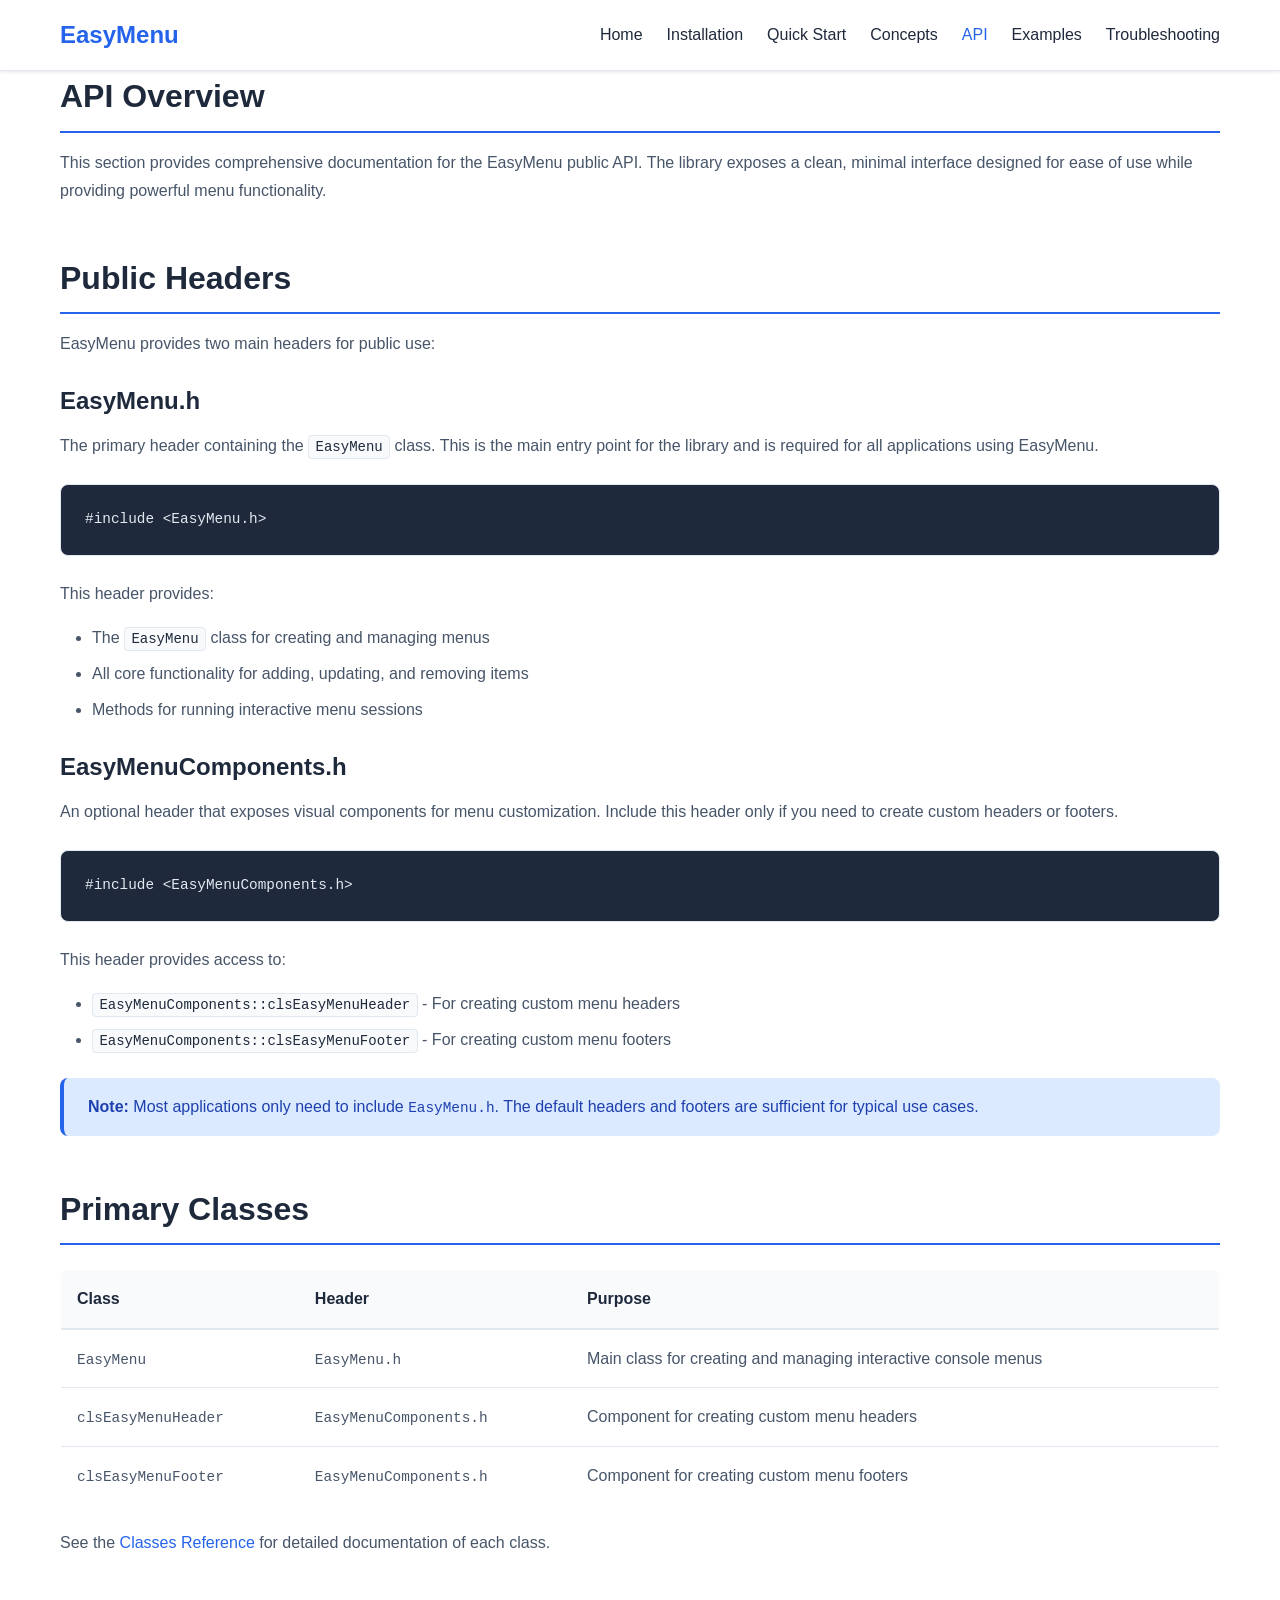
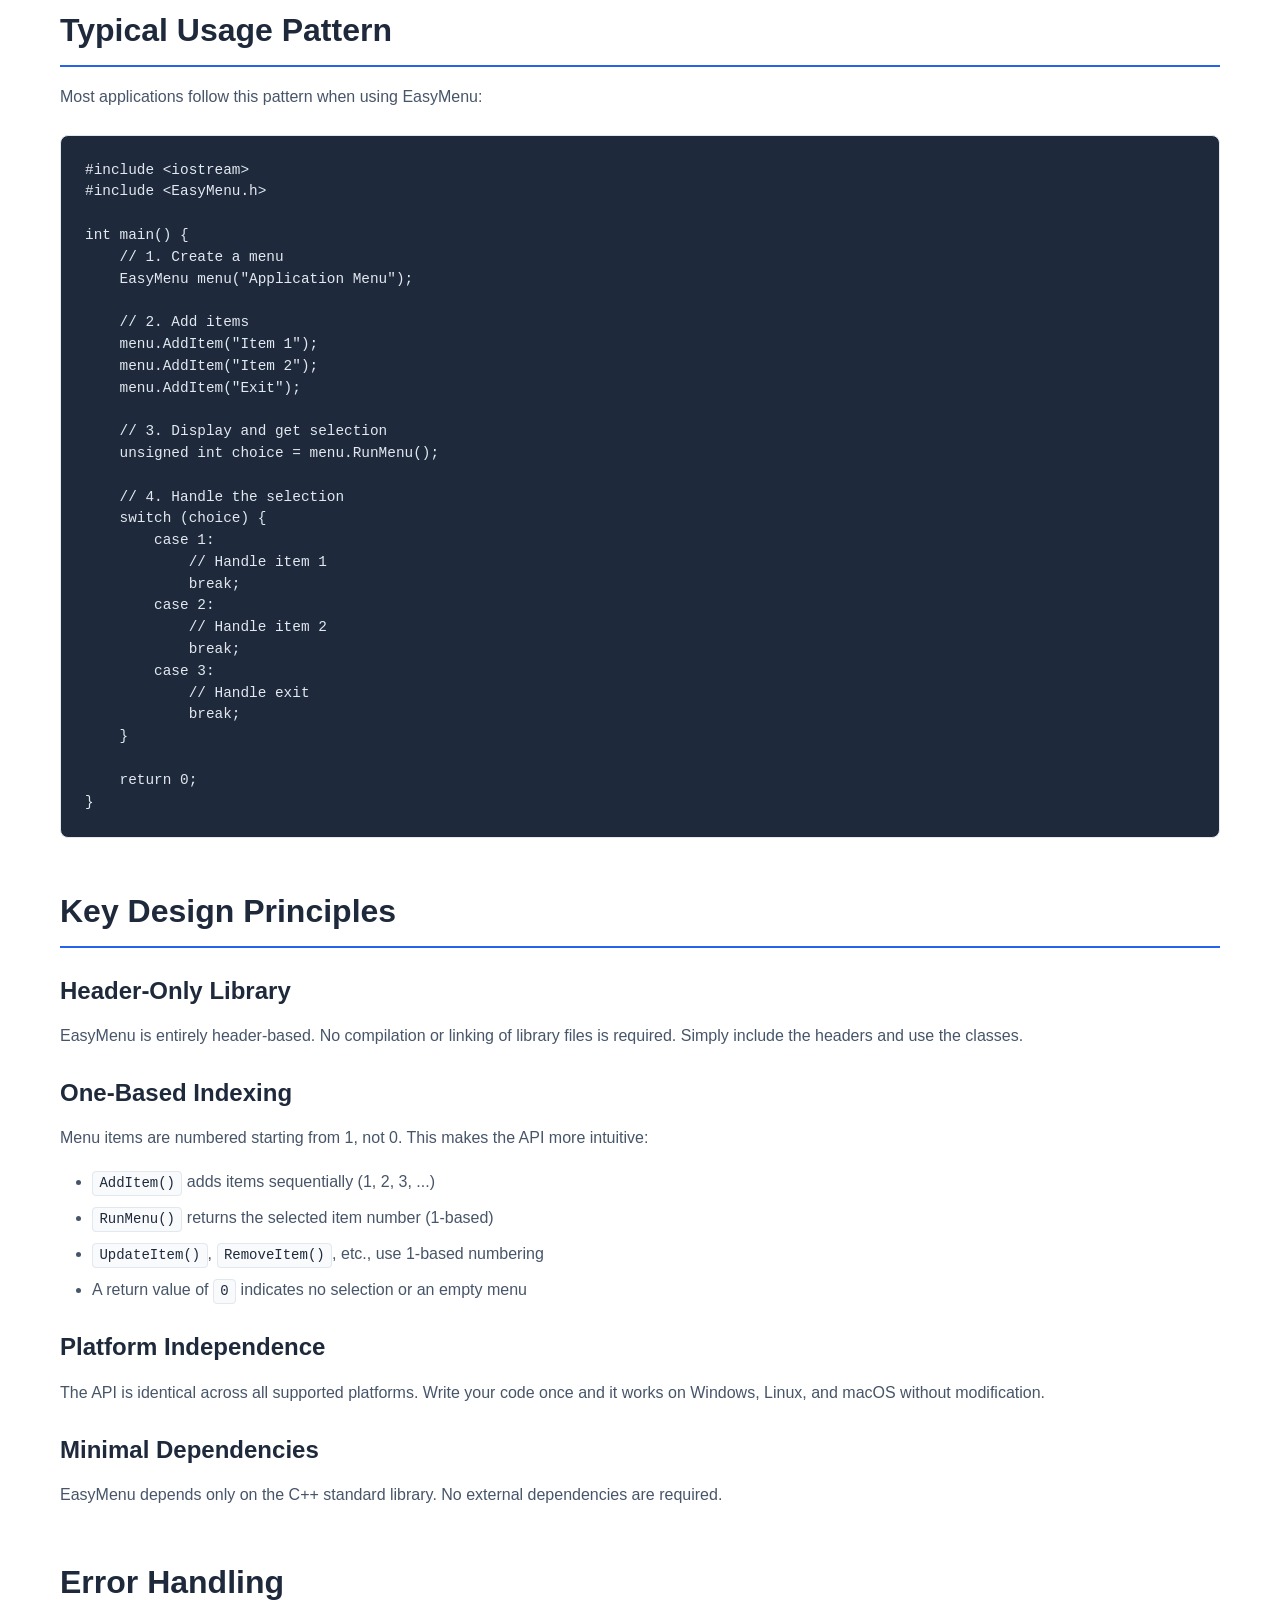
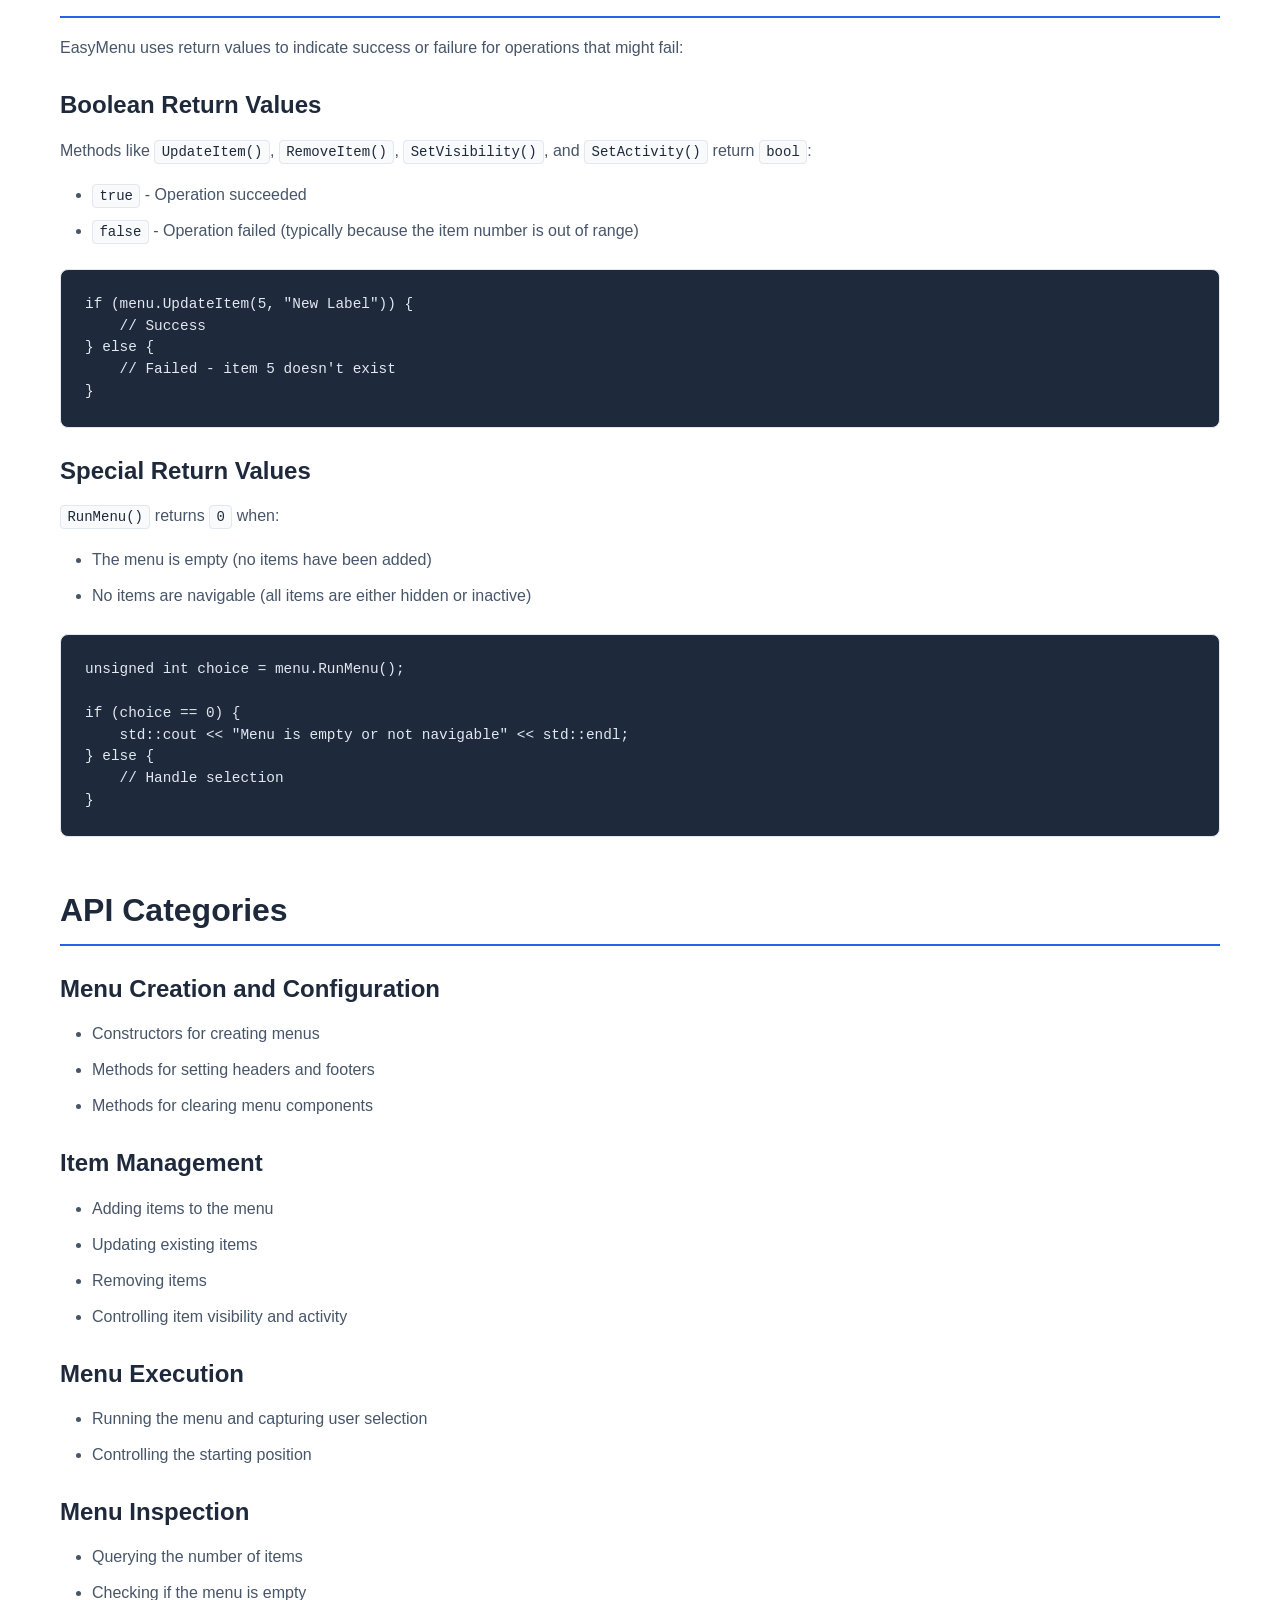
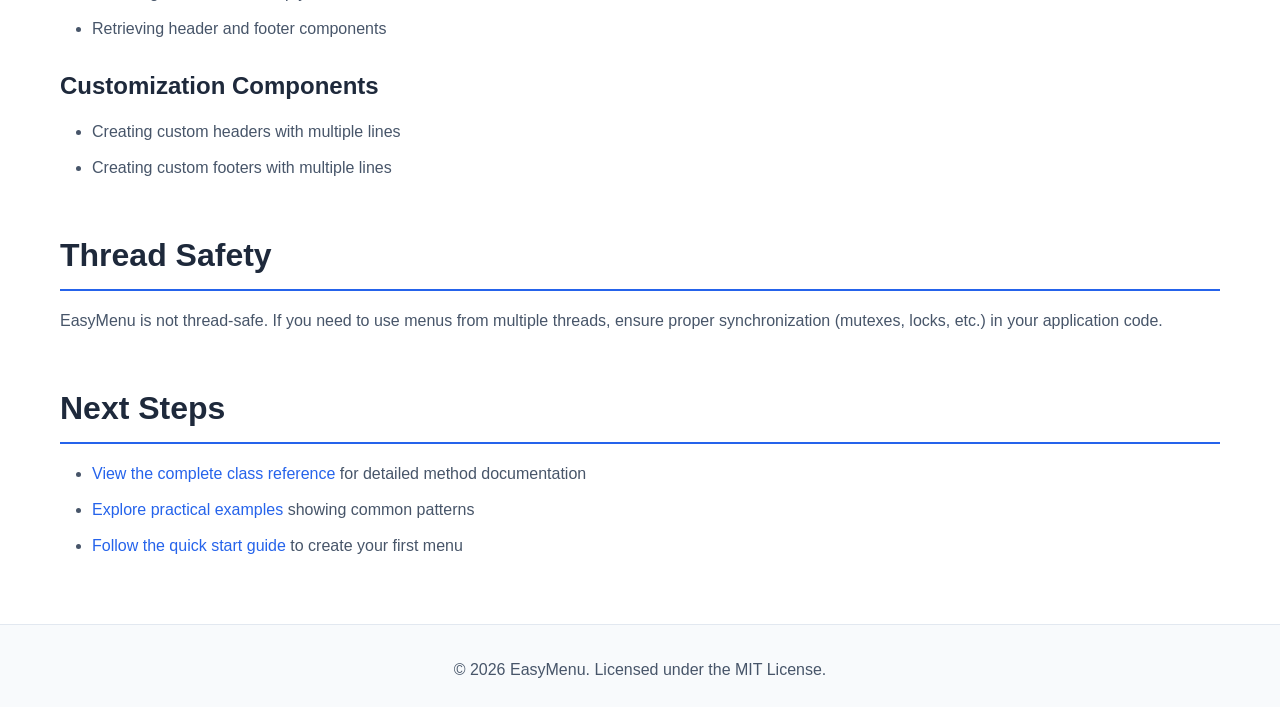
<file: docs/api/overview.html>
<!DOCTYPE html>
<html lang="en">
<head>
    <meta charset="UTF-8">
    <meta name="viewport" content="width=device-width, initial-scale=1.0">
    <title>API Overview - EasyMenu Documentation</title>
    <link rel="stylesheet" href="../assets/style.css">
</head>
<body>
    <nav class="navbar">
        <div class="container">
            <div class="nav-brand">EasyMenu</div>
            <ul class="nav-links">
                <li><a href="../index.html">Home</a></li>
                <li><a href="../installation.html">Installation</a></li>
                <li><a href="../quick_start.html">Quick Start</a></li>
                <li><a href="../concepts.html">Concepts</a></li>
                <li><a href="overview.html" class="active">API</a></li>
                <li><a href="../examples/basic_example.html">Examples</a></li>
                <li><a href="../troubleshooting.html">Troubleshooting</a></li>
            </ul>
        </div>
    </nav>

    <main class="container">
        <section class="section">
            <h2>API Overview</h2>
            <p>This section provides comprehensive documentation for the EasyMenu public API. The library exposes a clean, minimal interface designed for ease of use while providing powerful menu functionality.</p>
        </section>

        <section class="section">
            <h2>Public Headers</h2>
            <p>EasyMenu provides two main headers for public use:</p>

            <h3>EasyMenu.h</h3>
            <p>The primary header containing the <code>EasyMenu</code> class. This is the main entry point for the library and is required for all applications using EasyMenu.</p>

            <pre><code class="language-cpp">#include &lt;EasyMenu.h&gt;</code></pre>

            <p>This header provides:</p>
            <ul>
                <li>The <code>EasyMenu</code> class for creating and managing menus</li>
                <li>All core functionality for adding, updating, and removing items</li>
                <li>Methods for running interactive menu sessions</li>
            </ul>

            <h3>EasyMenuComponents.h</h3>
            <p>An optional header that exposes visual components for menu customization. Include this header only if you need to create custom headers or footers.</p>

            <pre><code class="language-cpp">#include &lt;EasyMenuComponents.h&gt;</code></pre>

            <p>This header provides access to:</p>
            <ul>
                <li><code>EasyMenuComponents::clsEasyMenuHeader</code> - For creating custom menu headers</li>
                <li><code>EasyMenuComponents::clsEasyMenuFooter</code> - For creating custom menu footers</li>
            </ul>

            <div class="alert alert-info">
                <strong>Note:</strong> Most applications only need to include <code>EasyMenu.h</code>. The default headers and footers are sufficient for typical use cases.
            </div>
        </section>

        <section class="section">
            <h2>Primary Classes</h2>

            <table>
                <thead>
                    <tr>
                        <th>Class</th>
                        <th>Header</th>
                        <th>Purpose</th>
                    </tr>
                </thead>
                <tbody>
                    <tr>
                        <td><code>EasyMenu</code></td>
                        <td><code>EasyMenu.h</code></td>
                        <td>Main class for creating and managing interactive console menus</td>
                    </tr>
                    <tr>
                        <td><code>clsEasyMenuHeader</code></td>
                        <td><code>EasyMenuComponents.h</code></td>
                        <td>Component for creating custom menu headers</td>
                    </tr>
                    <tr>
                        <td><code>clsEasyMenuFooter</code></td>
                        <td><code>EasyMenuComponents.h</code></td>
                        <td>Component for creating custom menu footers</td>
                    </tr>
                </tbody>
            </table>

            <p>See the <a href="classes.html">Classes Reference</a> for detailed documentation of each class.</p>
        </section>

        <section class="section">
            <h2>Typical Usage Pattern</h2>
            <p>Most applications follow this pattern when using EasyMenu:</p>

            <pre><code class="language-cpp">#include &lt;iostream&gt;
#include &lt;EasyMenu.h&gt;

int main() {
    // 1. Create a menu
    EasyMenu menu("Application Menu");

    // 2. Add items
    menu.AddItem("Item 1");
    menu.AddItem("Item 2");
    menu.AddItem("Exit");

    // 3. Display and get selection
    unsigned int choice = menu.RunMenu();

    // 4. Handle the selection
    switch (choice) {
        case 1:
            // Handle item 1
            break;
        case 2:
            // Handle item 2
            break;
        case 3:
            // Handle exit
            break;
    }

    return 0;
}</code></pre>
        </section>

        <section class="section">
            <h2>Key Design Principles</h2>

            <h3>Header-Only Library</h3>
            <p>EasyMenu is entirely header-based. No compilation or linking of library files is required. Simply include the headers and use the classes.</p>

            <h3>One-Based Indexing</h3>
            <p>Menu items are numbered starting from 1, not 0. This makes the API more intuitive:</p>
            <ul>
                <li><code>AddItem()</code> adds items sequentially (1, 2, 3, ...)</li>
                <li><code>RunMenu()</code> returns the selected item number (1-based)</li>
                <li><code>UpdateItem()</code>, <code>RemoveItem()</code>, etc., use 1-based numbering</li>
                <li>A return value of <code>0</code> indicates no selection or an empty menu</li>
            </ul>

            <h3>Platform Independence</h3>
            <p>The API is identical across all supported platforms. Write your code once and it works on Windows, Linux, and macOS without modification.</p>

            <h3>Minimal Dependencies</h3>
            <p>EasyMenu depends only on the C++ standard library. No external dependencies are required.</p>
        </section>

        <section class="section">
            <h2>Error Handling</h2>
            <p>EasyMenu uses return values to indicate success or failure for operations that might fail:</p>

            <h3>Boolean Return Values</h3>
            <p>Methods like <code>UpdateItem()</code>, <code>RemoveItem()</code>, <code>SetVisibility()</code>, and <code>SetActivity()</code> return <code>bool</code>:</p>
            <ul>
                <li><code>true</code> - Operation succeeded</li>
                <li><code>false</code> - Operation failed (typically because the item number is out of range)</li>
            </ul>

            <pre><code class="language-cpp">if (menu.UpdateItem(5, "New Label")) {
    // Success
} else {
    // Failed - item 5 doesn't exist
}</code></pre>

            <h3>Special Return Values</h3>
            <p><code>RunMenu()</code> returns <code>0</code> when:</p>
            <ul>
                <li>The menu is empty (no items have been added)</li>
                <li>No items are navigable (all items are either hidden or inactive)</li>
            </ul>

            <pre><code class="language-cpp">unsigned int choice = menu.RunMenu();

if (choice == 0) {
    std::cout &lt;&lt; "Menu is empty or not navigable" &lt;&lt; std::endl;
} else {
    // Handle selection
}</code></pre>
        </section>

        <section class="section">
            <h2>API Categories</h2>

            <h3>Menu Creation and Configuration</h3>
            <ul>
                <li>Constructors for creating menus</li>
                <li>Methods for setting headers and footers</li>
                <li>Methods for clearing menu components</li>
            </ul>

            <h3>Item Management</h3>
            <ul>
                <li>Adding items to the menu</li>
                <li>Updating existing items</li>
                <li>Removing items</li>
                <li>Controlling item visibility and activity</li>
            </ul>

            <h3>Menu Execution</h3>
            <ul>
                <li>Running the menu and capturing user selection</li>
                <li>Controlling the starting position</li>
            </ul>

            <h3>Menu Inspection</h3>
            <ul>
                <li>Querying the number of items</li>
                <li>Checking if the menu is empty</li>
                <li>Retrieving header and footer components</li>
            </ul>

            <h3>Customization Components</h3>
            <ul>
                <li>Creating custom headers with multiple lines</li>
                <li>Creating custom footers with multiple lines</li>
            </ul>
        </section>

        <section class="section">
            <h2>Thread Safety</h2>
            <p>EasyMenu is not thread-safe. If you need to use menus from multiple threads, ensure proper synchronization (mutexes, locks, etc.) in your application code.</p>
        </section>

        <section class="section">
            <h2>Next Steps</h2>
            <ul>
                <li><a href="classes.html">View the complete class reference</a> for detailed method documentation</li>
                <li><a href="../examples/basic_example.html">Explore practical examples</a> showing common patterns</li>
                <li><a href="../quick_start.html">Follow the quick start guide</a> to create your first menu</li>
            </ul>
        </section>
    </main>

    <footer class="footer">
        <div class="container">
            <p>&copy; 2026 EasyMenu. Licensed under the MIT License.</p>
        </div>
    </footer>
</body>
</html>
</file>
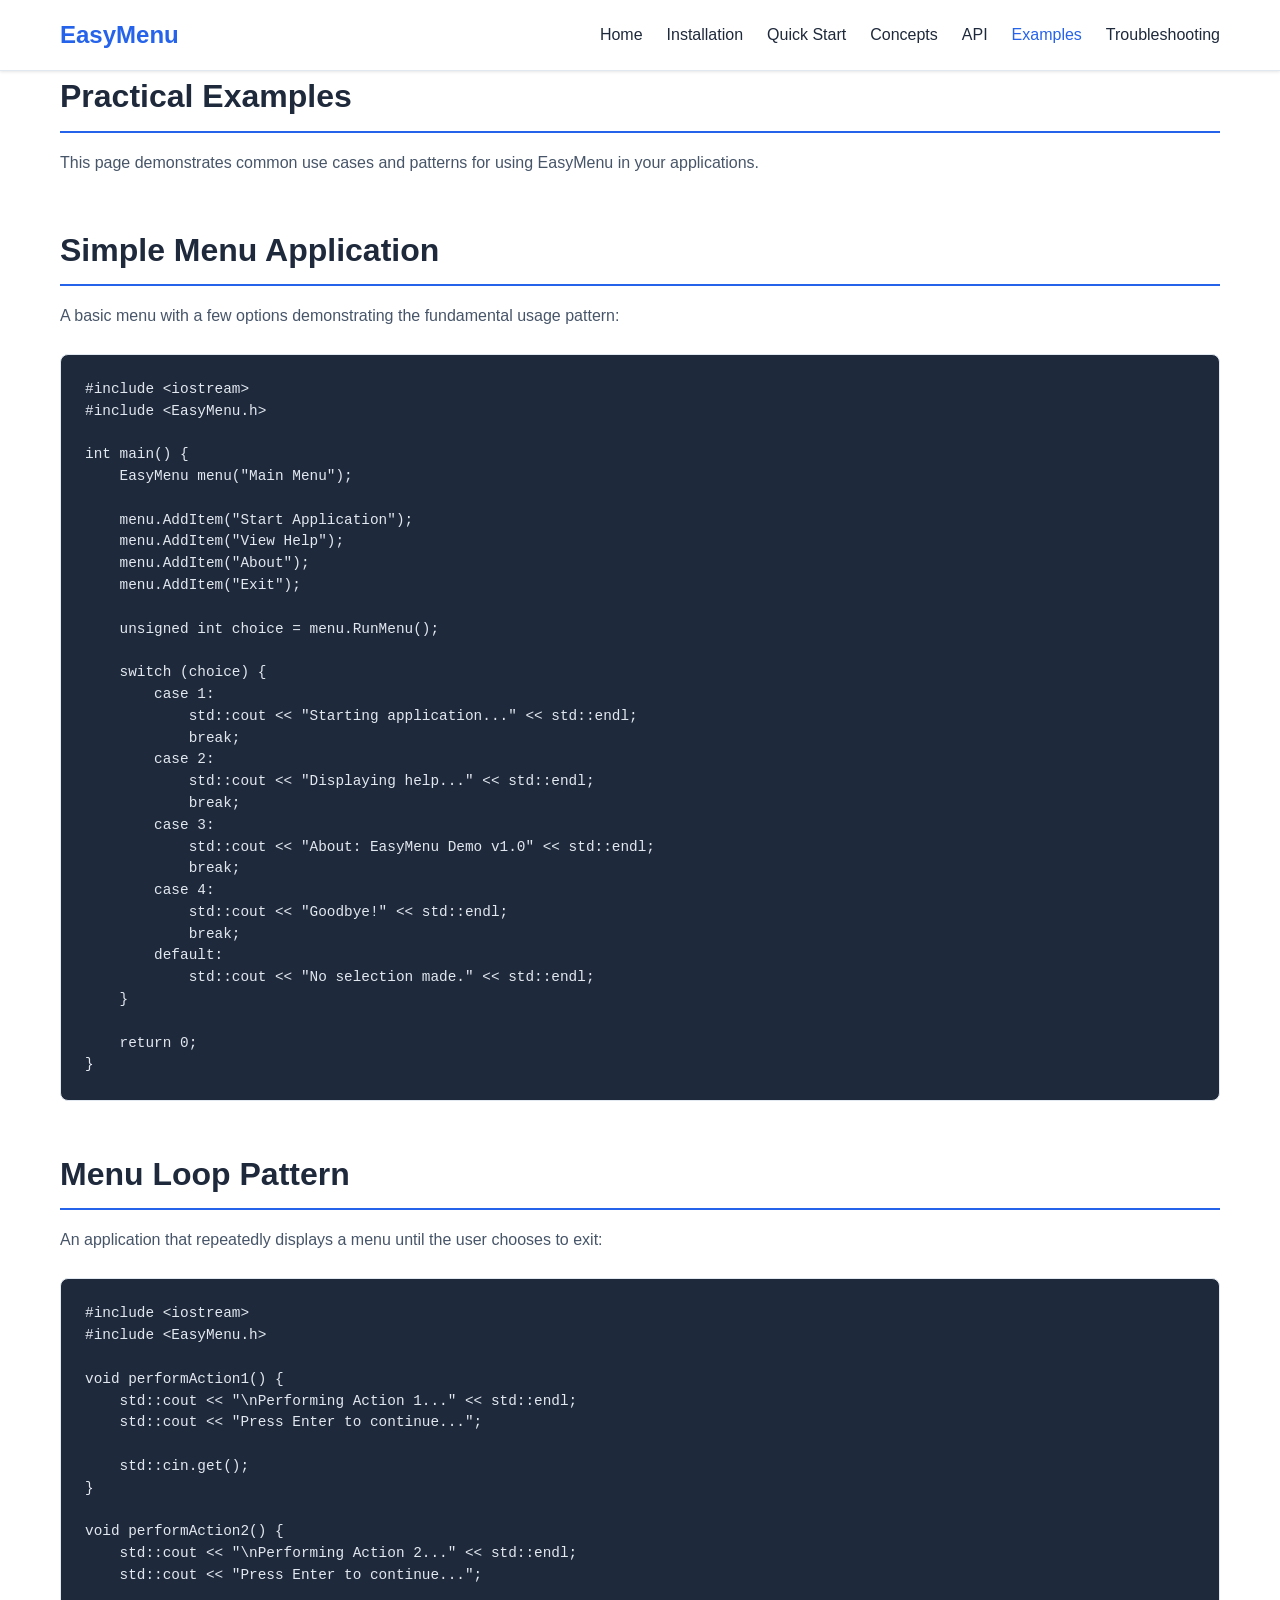
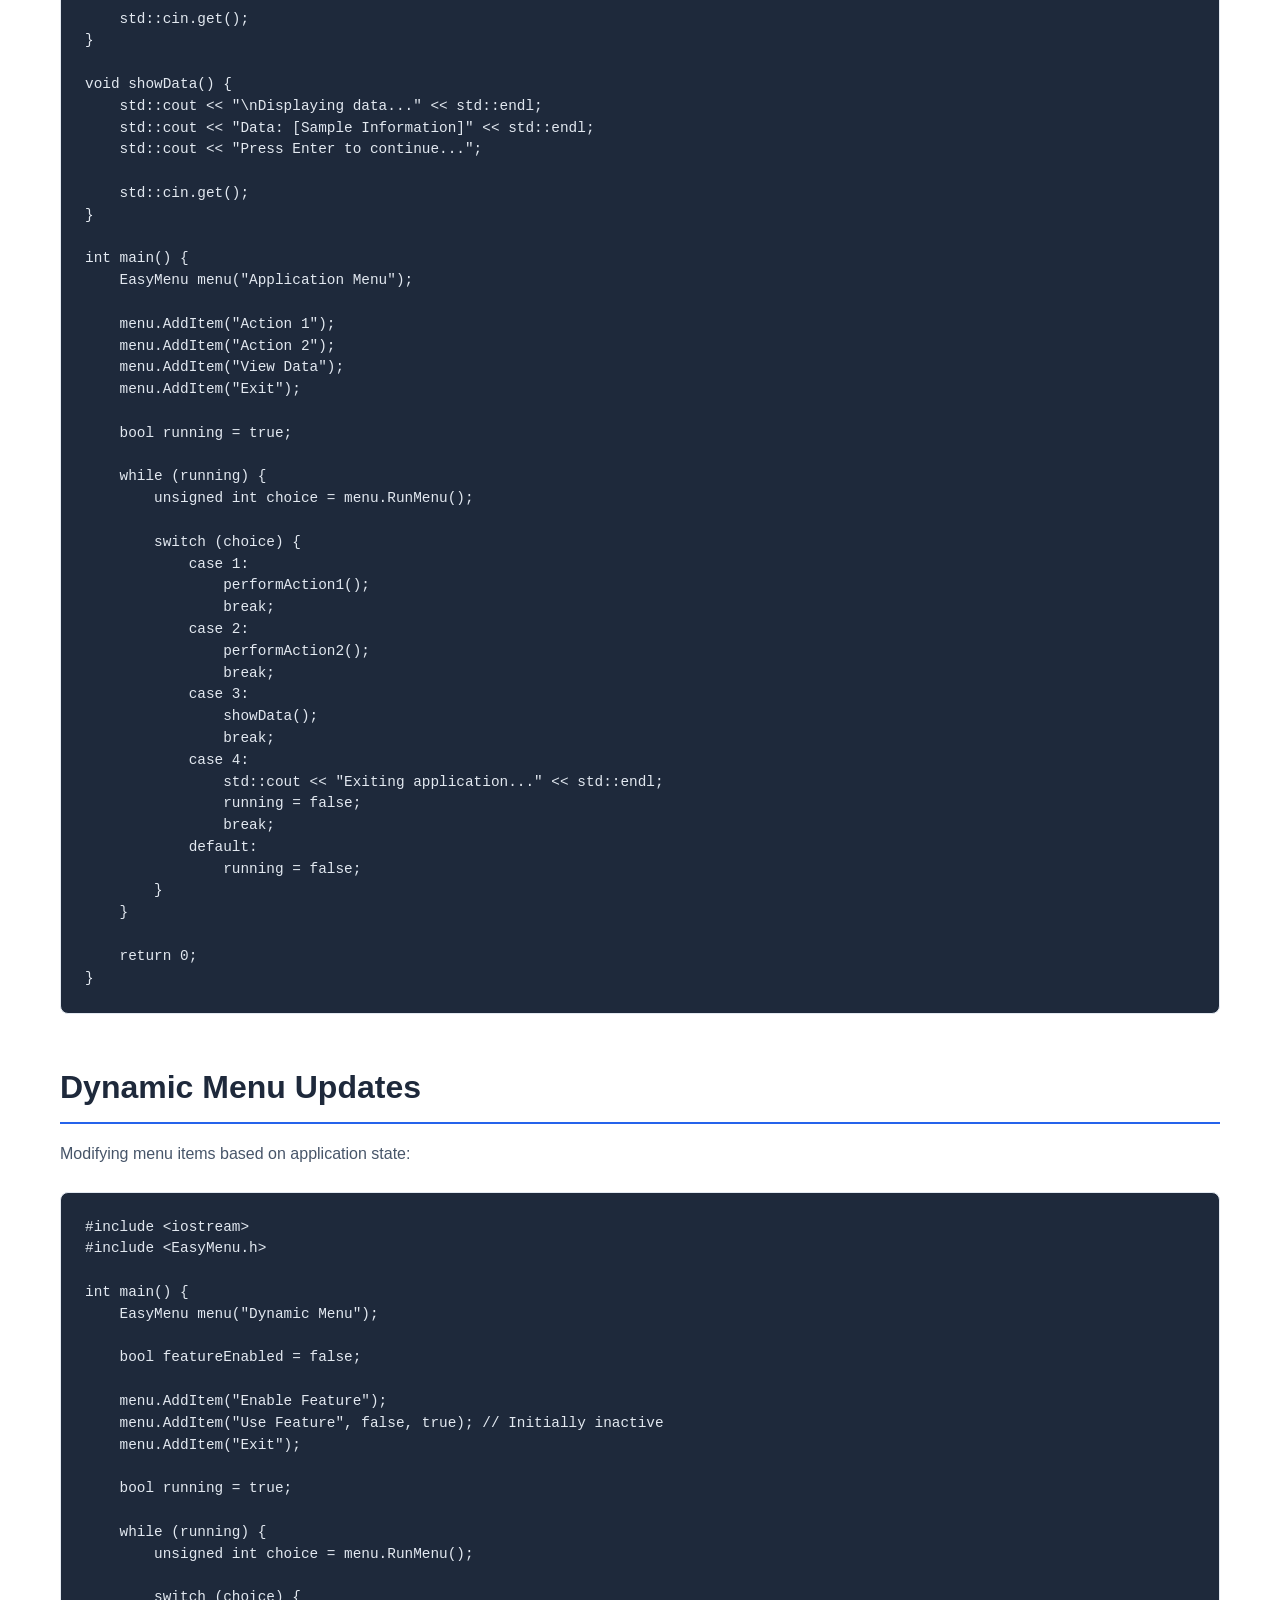
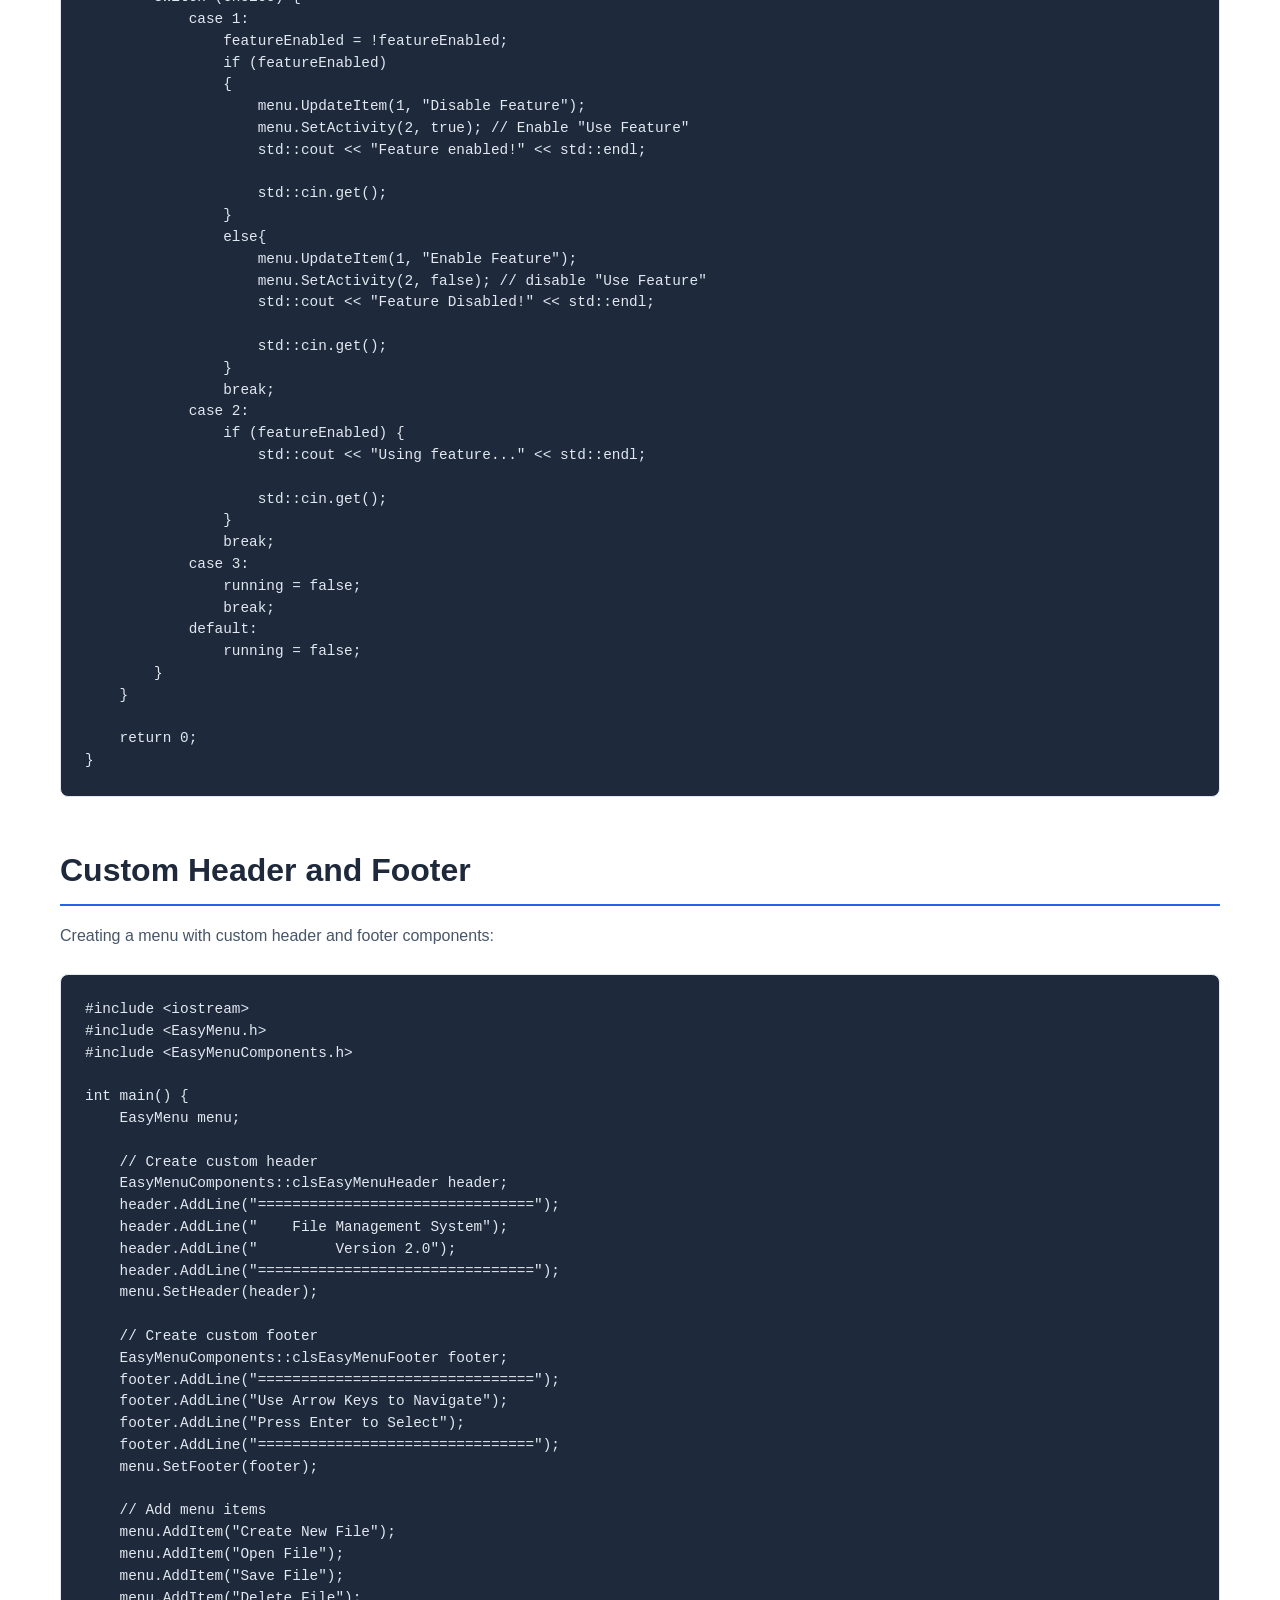
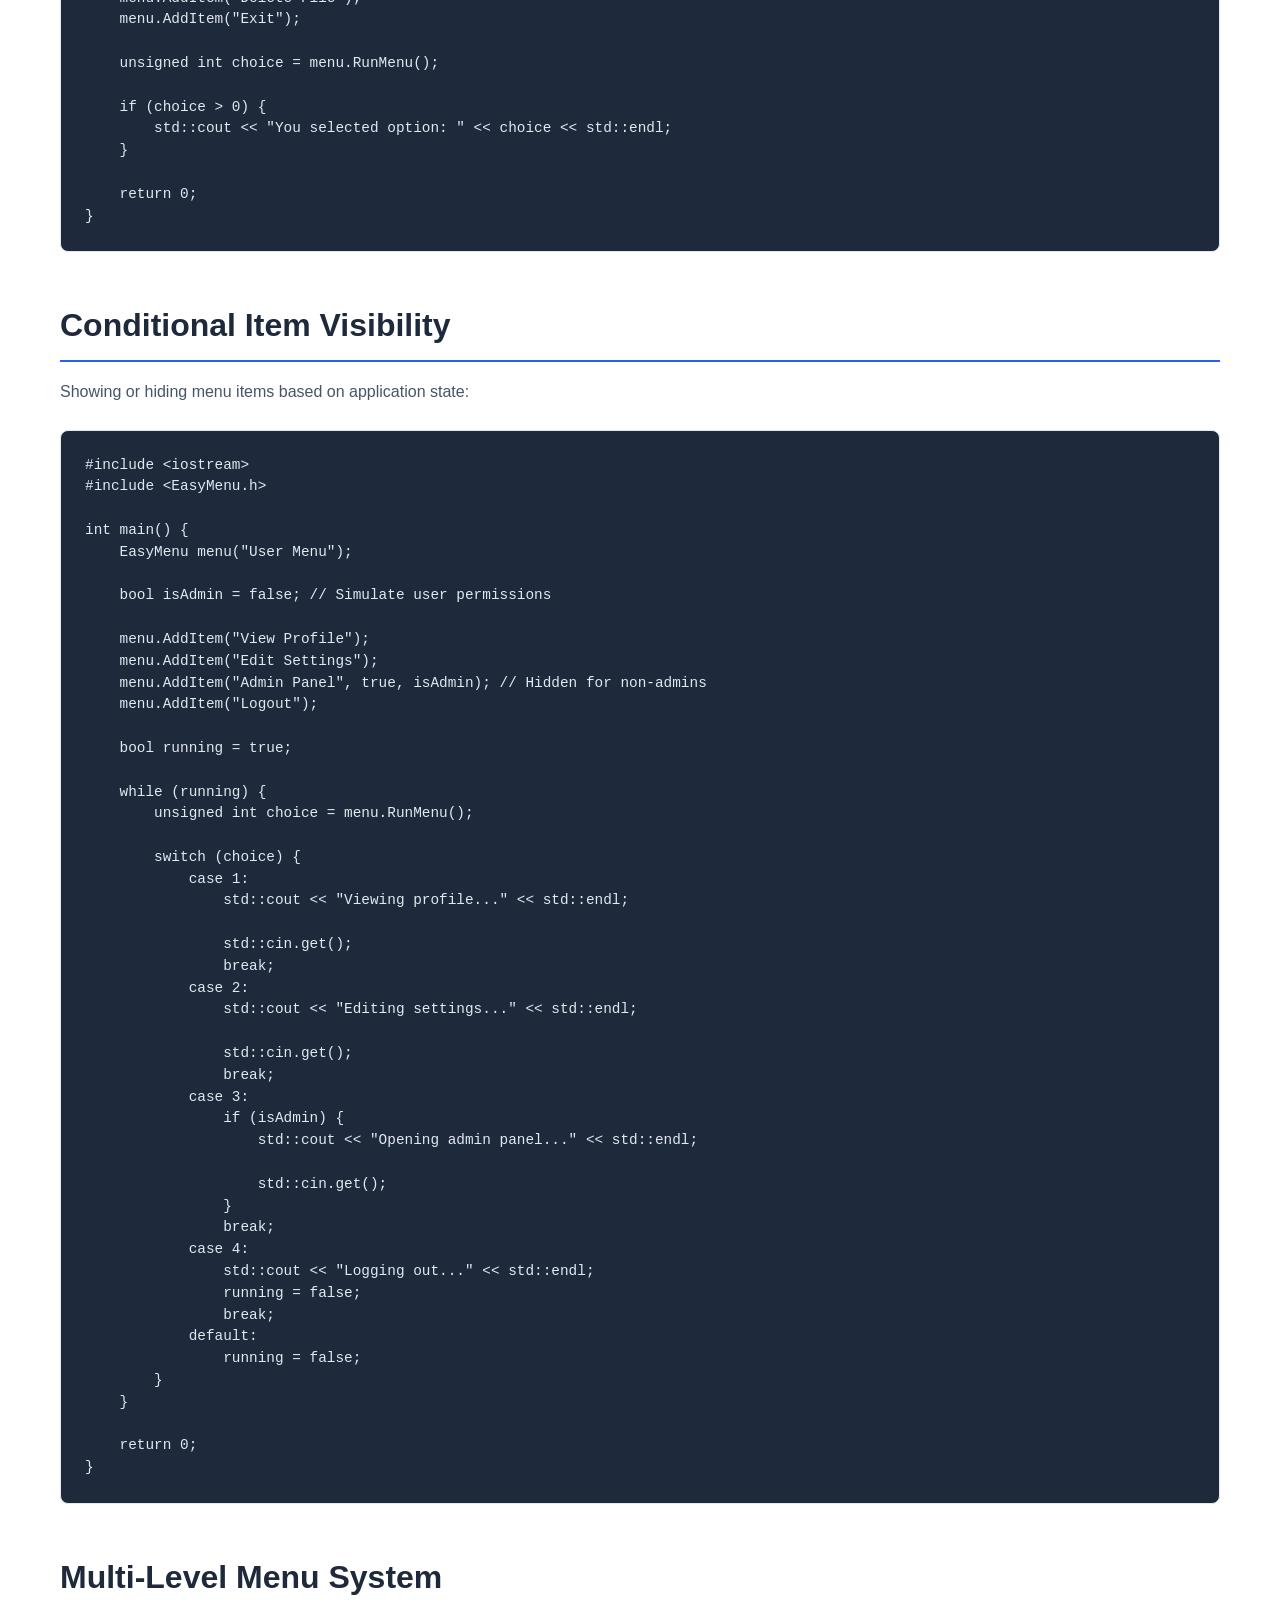
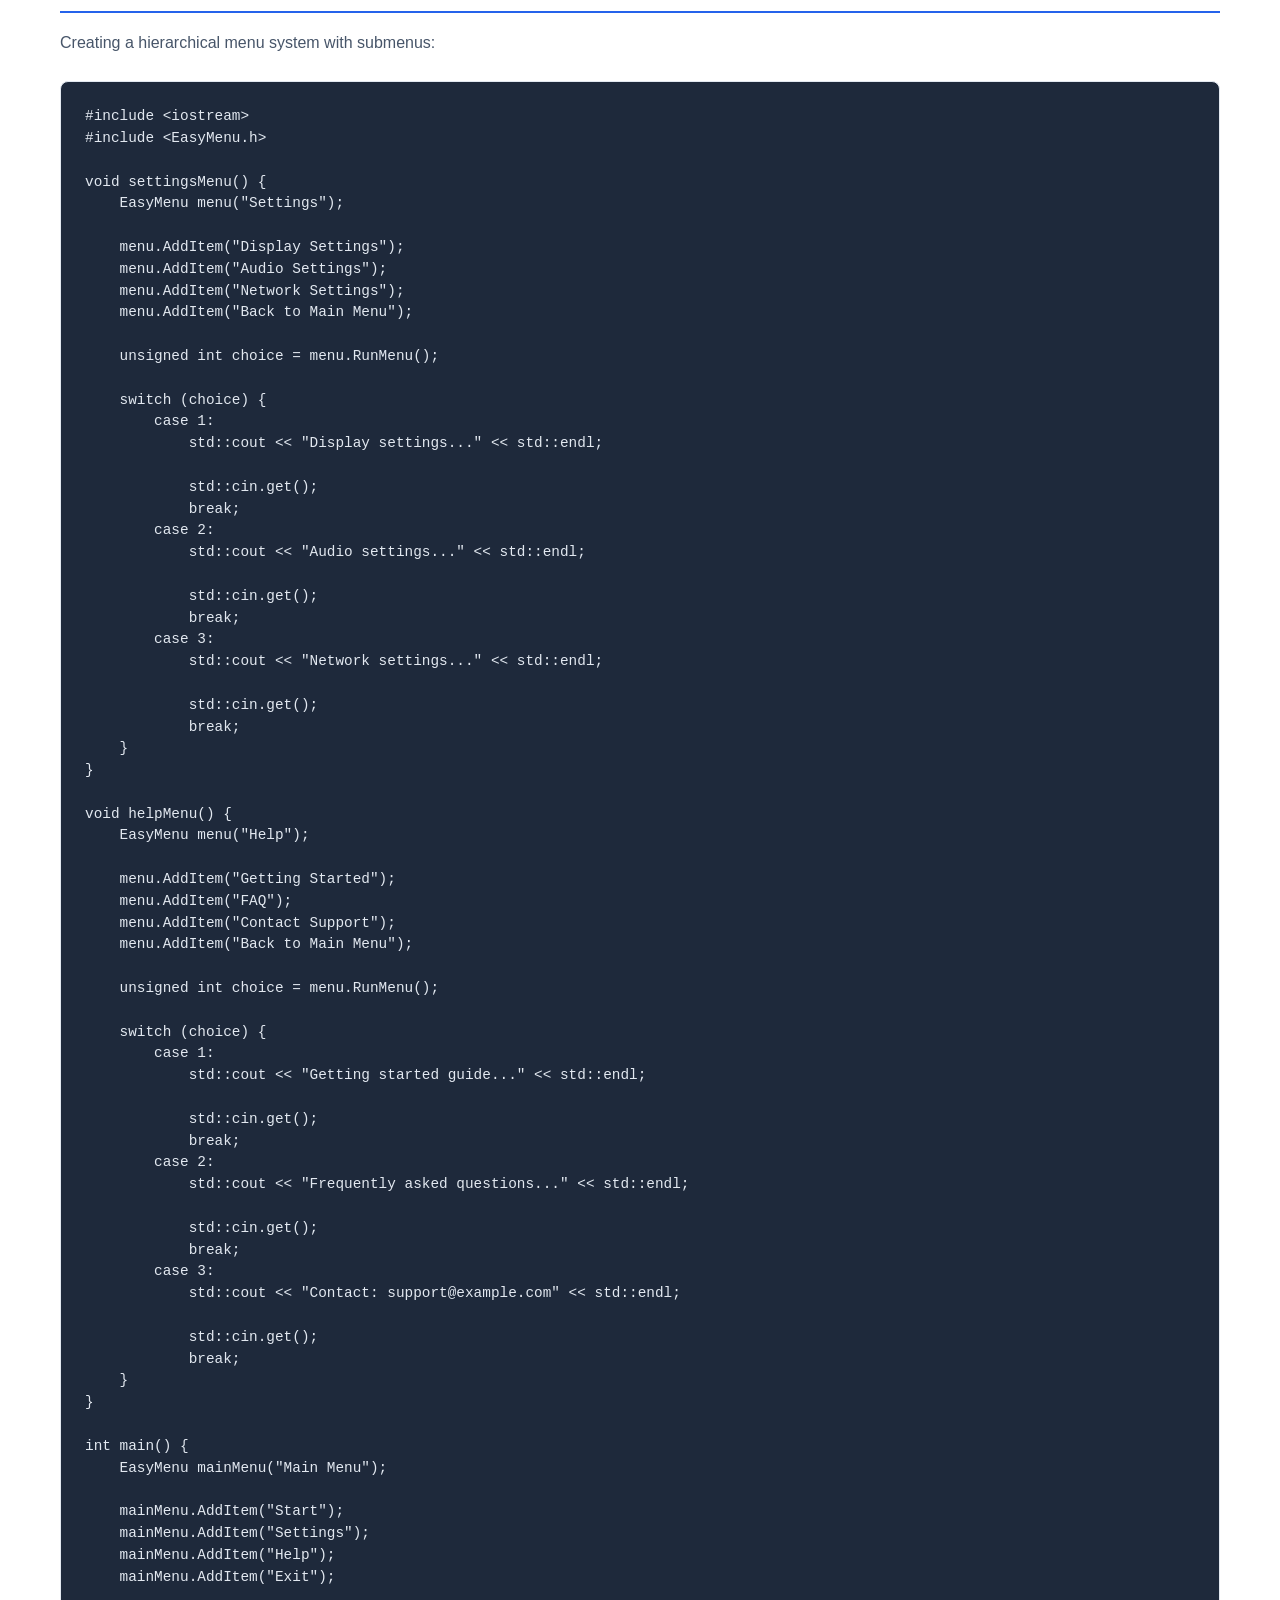
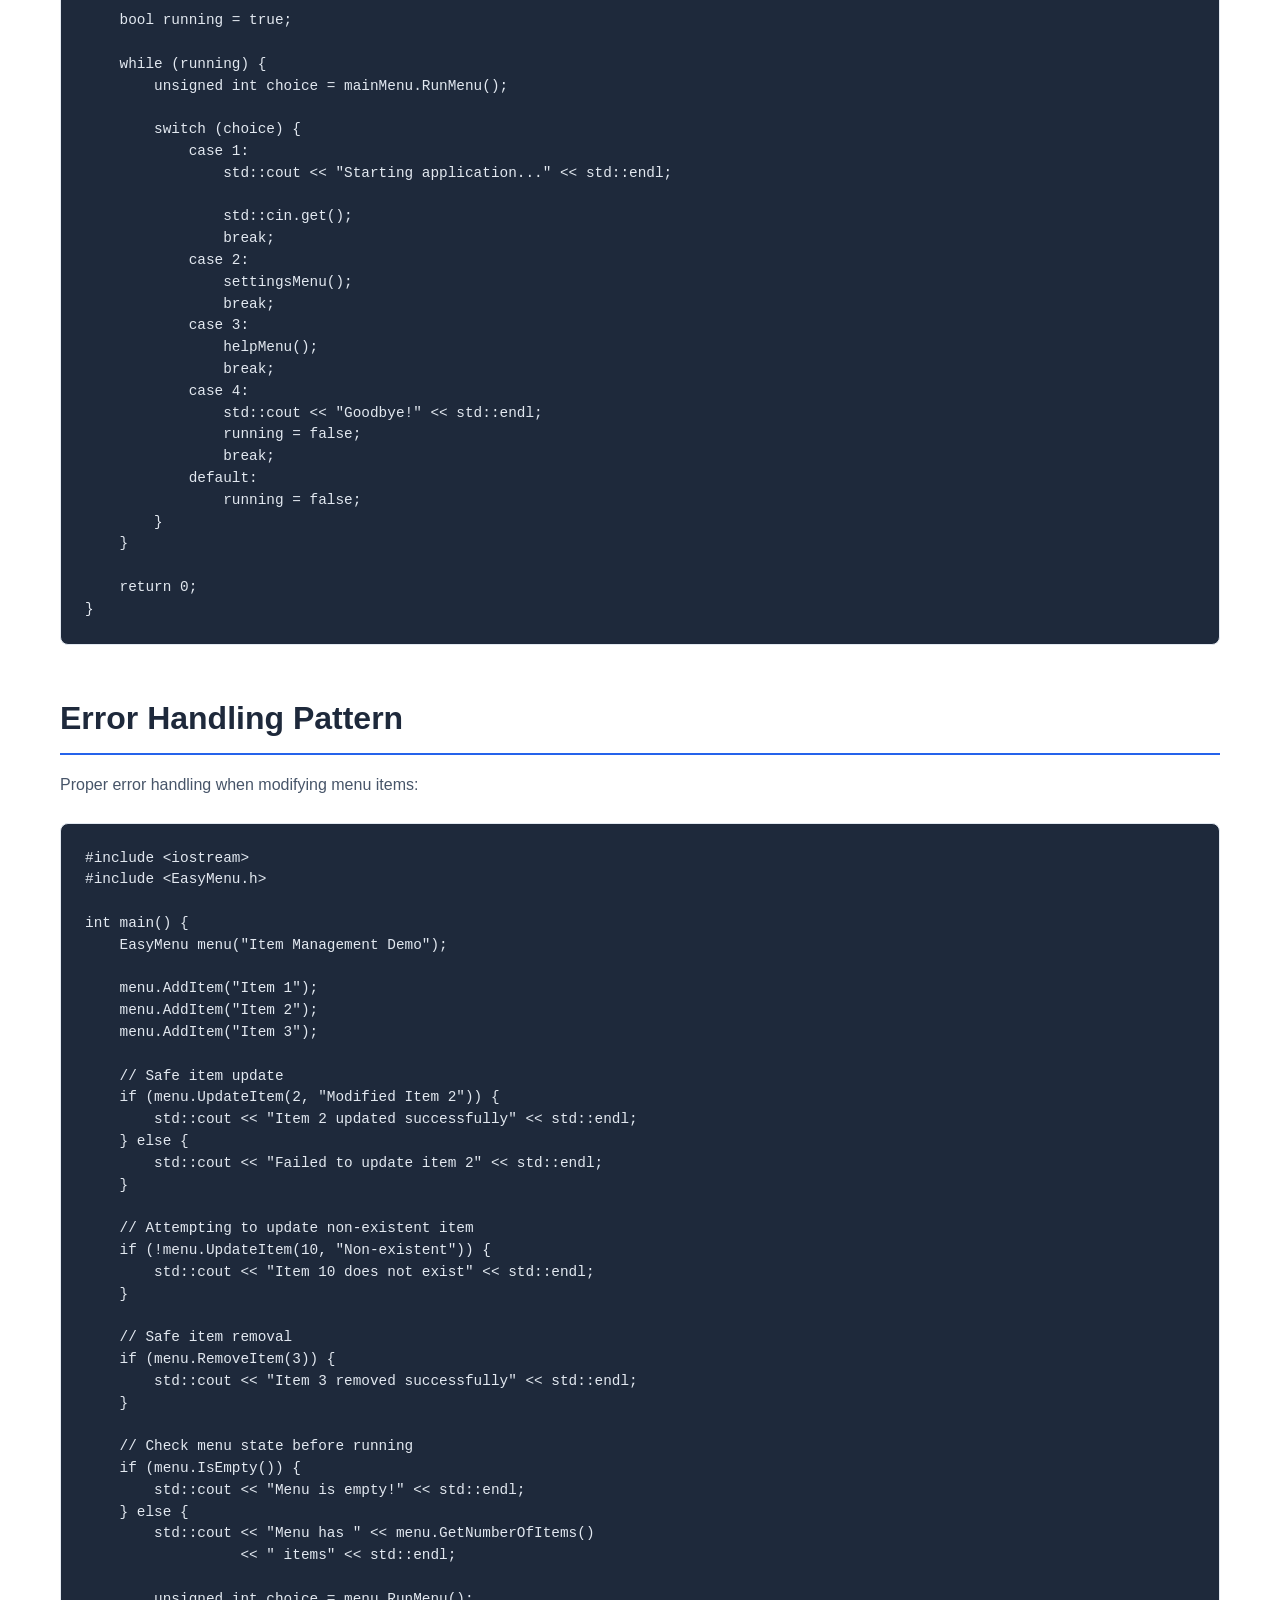
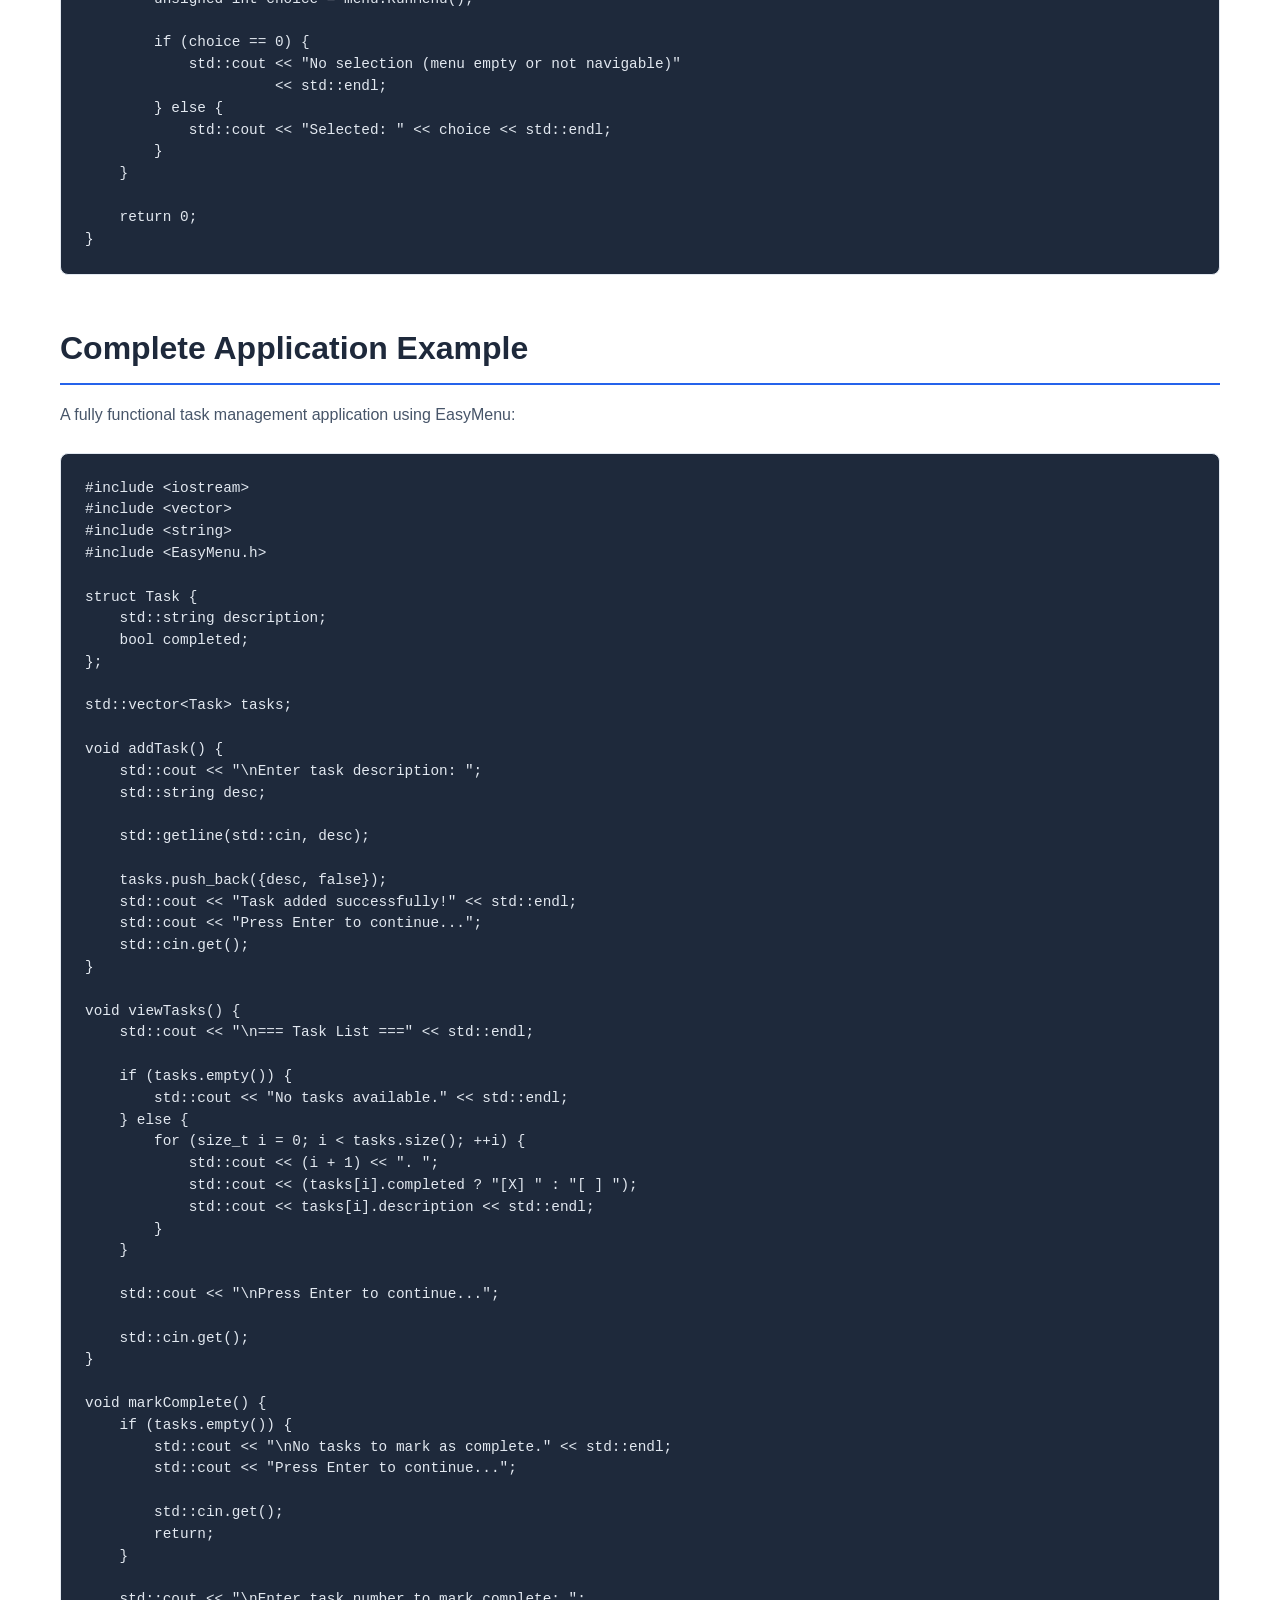
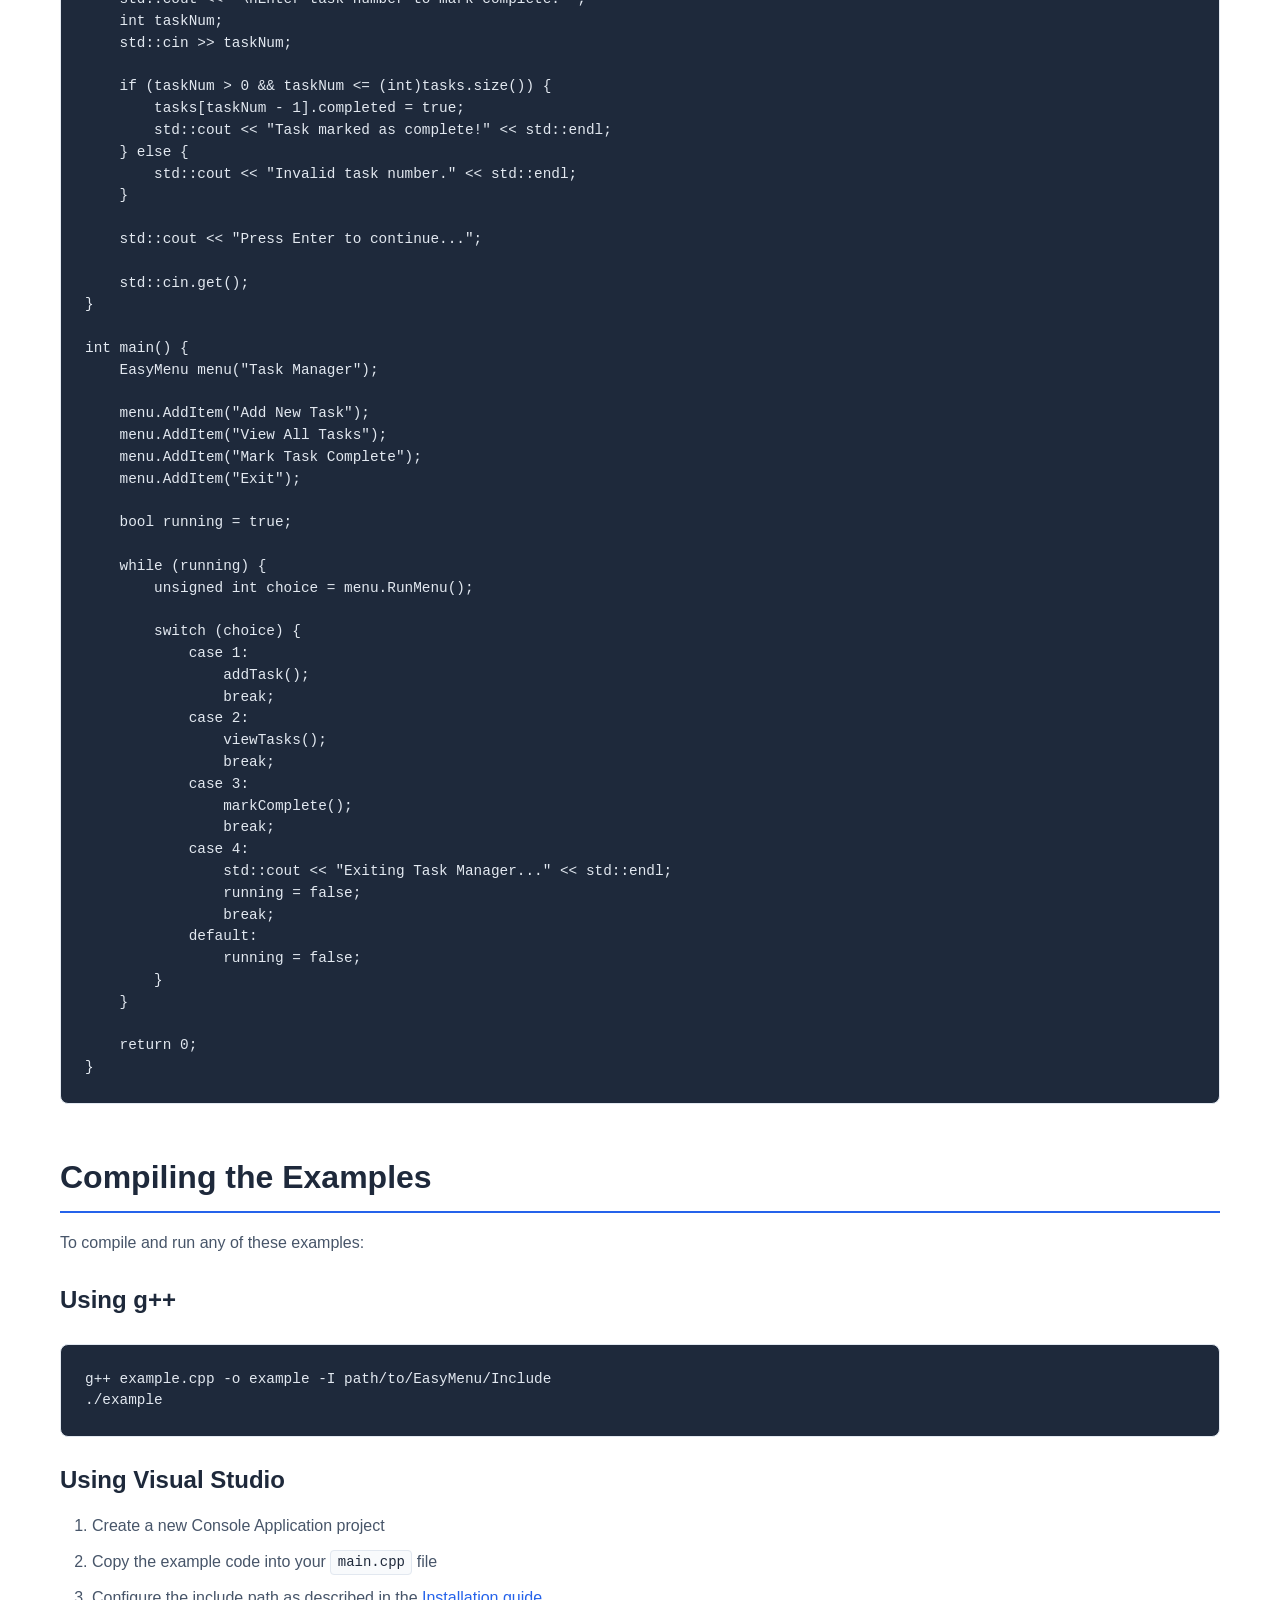
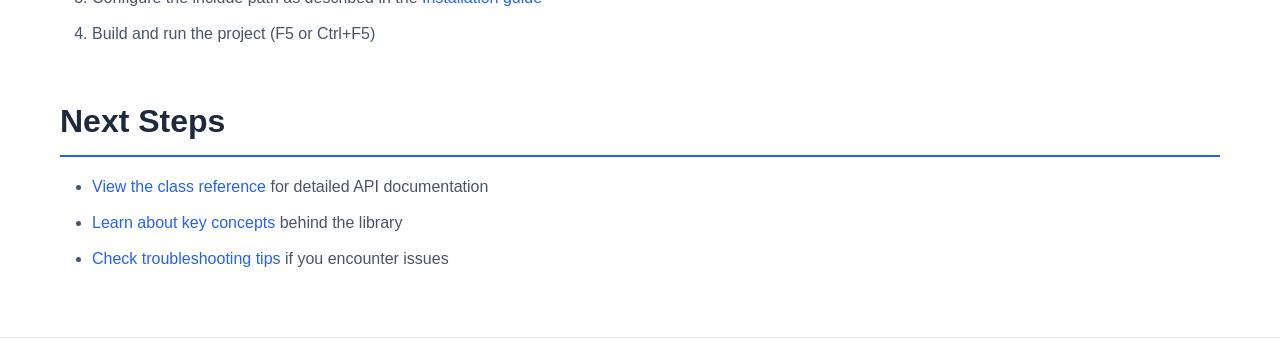
<file: docs/examples/basic_example.html>
<!DOCTYPE html>
<html lang="en">
<head>
    <meta charset="UTF-8">
    <meta name="viewport" content="width=device-width, initial-scale=1.0">
    <title>Examples - EasyMenu Documentation</title>
    <link rel="stylesheet" href="../assets/style.css">
</head>
<body>
    <nav class="navbar">
        <div class="container">
            <div class="nav-brand">EasyMenu</div>
            <ul class="nav-links">
                <li><a href="../index.html">Home</a></li>
                <li><a href="../installation.html">Installation</a></li>
                <li><a href="../quick_start.html">Quick Start</a></li>
                <li><a href="../concepts.html">Concepts</a></li>
                <li><a href="../api/overview.html">API</a></li>
                <li><a href="basic_example.html" class="active">Examples</a></li>
                <li><a href="../troubleshooting.html">Troubleshooting</a></li>
            </ul>
        </div>
    </nav>

    <main class="container">
        <section class="section">
            <h2>Practical Examples</h2>
            <p>This page demonstrates common use cases and patterns for using EasyMenu in your applications.</p>
        </section>

        <section class="section">
            <h2>Simple Menu Application</h2>
            <p>A basic menu with a few options demonstrating the fundamental usage pattern:</p>

            <pre><code class="language-cpp">#include &lt;iostream&gt;
#include &lt;EasyMenu.h&gt;

int main() {
    EasyMenu menu("Main Menu");

    menu.AddItem("Start Application");
    menu.AddItem("View Help");
    menu.AddItem("About");
    menu.AddItem("Exit");

    unsigned int choice = menu.RunMenu();

    switch (choice) {
        case 1:
            std::cout &lt;&lt; "Starting application..." &lt;&lt; std::endl;
            break;
        case 2:
            std::cout &lt;&lt; "Displaying help..." &lt;&lt; std::endl;
            break;
        case 3:
            std::cout &lt;&lt; "About: EasyMenu Demo v1.0" &lt;&lt; std::endl;
            break;
        case 4:
            std::cout &lt;&lt; "Goodbye!" &lt;&lt; std::endl;
            break;
        default:
            std::cout &lt;&lt; "No selection made." &lt;&lt; std::endl;
    }

    return 0;
}</code></pre>
        </section>

        <section class="section">
            <h2>Menu Loop Pattern</h2>
            <p>An application that repeatedly displays a menu until the user chooses to exit:</p>

            <pre><code class="language-cpp">#include &lt;iostream&gt;
#include &lt;EasyMenu.h&gt;

void performAction1() {
    std::cout &lt;&lt; "\nPerforming Action 1..." &lt;&lt; std::endl;
    std::cout &lt;&lt; "Press Enter to continue...";
    
    std::cin.get();
}

void performAction2() {
    std::cout &lt;&lt; "\nPerforming Action 2..." &lt;&lt; std::endl;
    std::cout &lt;&lt; "Press Enter to continue...";
    
    std::cin.get();
}

void showData() {
    std::cout &lt;&lt; "\nDisplaying data..." &lt;&lt; std::endl;
    std::cout &lt;&lt; "Data: [Sample Information]" &lt;&lt; std::endl;
    std::cout &lt;&lt; "Press Enter to continue...";
    
    std::cin.get();
}

int main() {
    EasyMenu menu("Application Menu");

    menu.AddItem("Action 1");
    menu.AddItem("Action 2");
    menu.AddItem("View Data");
    menu.AddItem("Exit");

    bool running = true;

    while (running) {
        unsigned int choice = menu.RunMenu();

        switch (choice) {
            case 1:
                performAction1();
                break;
            case 2:
                performAction2();
                break;
            case 3:
                showData();
                break;
            case 4:
                std::cout &lt;&lt; "Exiting application..." &lt;&lt; std::endl;
                running = false;
                break;
            default:
                running = false;
        }
    }

    return 0;
}</code></pre>
        </section>

        <section class="section">
            <h2>Dynamic Menu Updates</h2>
            <p>Modifying menu items based on application state:</p>

            <pre><code class="language-cpp">#include &lt;iostream&gt;
#include &lt;EasyMenu.h&gt;

int main() {
    EasyMenu menu("Dynamic Menu");

    bool featureEnabled = false;

    menu.AddItem("Enable Feature");
    menu.AddItem("Use Feature", false, true); // Initially inactive
    menu.AddItem("Exit");

    bool running = true;

    while (running) {
        unsigned int choice = menu.RunMenu();

        switch (choice) {
            case 1:
                featureEnabled = !featureEnabled;
                if (featureEnabled)
                {
                    menu.UpdateItem(1, "Disable Feature");
                    menu.SetActivity(2, true); // Enable "Use Feature"
                    std::cout &lt;&lt; "Feature enabled!" &lt;&lt; std::endl;
                    
                    std::cin.get();
                }
                else{
                    menu.UpdateItem(1, "Enable Feature");
                    menu.SetActivity(2, false); // disable "Use Feature"
                    std::cout &lt;&lt; "Feature Disabled!" &lt;&lt; std::endl;
                    
                    std::cin.get();
                }
                break;
            case 2:
                if (featureEnabled) {
                    std::cout &lt;&lt; "Using feature..." &lt;&lt; std::endl;
                    
                    std::cin.get();
                }
                break;
            case 3:
                running = false;
                break;
            default:
                running = false;
        }
    }

    return 0;
}</code></pre>
        </section>

        <section class="section">
            <h2>Custom Header and Footer</h2>
            <p>Creating a menu with custom header and footer components:</p>

            <pre><code class="language-cpp">#include &lt;iostream&gt;
#include &lt;EasyMenu.h&gt;
#include &lt;EasyMenuComponents.h&gt;

int main() {
    EasyMenu menu;

    // Create custom header
    EasyMenuComponents::clsEasyMenuHeader header;
    header.AddLine("================================");
    header.AddLine("    File Management System");
    header.AddLine("         Version 2.0");
    header.AddLine("================================");
    menu.SetHeader(header);

    // Create custom footer
    EasyMenuComponents::clsEasyMenuFooter footer;
    footer.AddLine("================================");
    footer.AddLine("Use Arrow Keys to Navigate");
    footer.AddLine("Press Enter to Select");
    footer.AddLine("================================");
    menu.SetFooter(footer);

    // Add menu items
    menu.AddItem("Create New File");
    menu.AddItem("Open File");
    menu.AddItem("Save File");
    menu.AddItem("Delete File");
    menu.AddItem("Exit");

    unsigned int choice = menu.RunMenu();

    if (choice &gt; 0) {
        std::cout &lt;&lt; "You selected option: " &lt;&lt; choice &lt;&lt; std::endl;
    }

    return 0;
}</code></pre>
        </section>

        <section class="section">
            <h2>Conditional Item Visibility</h2>
            <p>Showing or hiding menu items based on application state:</p>

            <pre><code class="language-cpp">#include &lt;iostream&gt;
#include &lt;EasyMenu.h&gt;

int main() {
    EasyMenu menu("User Menu");

    bool isAdmin = false; // Simulate user permissions

    menu.AddItem("View Profile");
    menu.AddItem("Edit Settings");
    menu.AddItem("Admin Panel", true, isAdmin); // Hidden for non-admins
    menu.AddItem("Logout");

    bool running = true;

    while (running) {
        unsigned int choice = menu.RunMenu();

        switch (choice) {
            case 1:
                std::cout &lt;&lt; "Viewing profile..." &lt;&lt; std::endl;
                
                std::cin.get();
                break;
            case 2:
                std::cout &lt;&lt; "Editing settings..." &lt;&lt; std::endl;
                
                std::cin.get();
                break;
            case 3:
                if (isAdmin) {
                    std::cout &lt;&lt; "Opening admin panel..." &lt;&lt; std::endl;
                    
                    std::cin.get();
                }
                break;
            case 4:
                std::cout &lt;&lt; "Logging out..." &lt;&lt; std::endl;
                running = false;
                break;
            default:
                running = false;
        }
    }

    return 0;
}</code></pre>
        </section>

        <section class="section">
            <h2>Multi-Level Menu System</h2>
            <p>Creating a hierarchical menu system with submenus:</p>

            <pre><code class="language-cpp">#include &lt;iostream&gt;
#include &lt;EasyMenu.h&gt;

void settingsMenu() {
    EasyMenu menu("Settings");

    menu.AddItem("Display Settings");
    menu.AddItem("Audio Settings");
    menu.AddItem("Network Settings");
    menu.AddItem("Back to Main Menu");

    unsigned int choice = menu.RunMenu();

    switch (choice) {
        case 1:
            std::cout &lt;&lt; "Display settings..." &lt;&lt; std::endl;
            
            std::cin.get();
            break;
        case 2:
            std::cout &lt;&lt; "Audio settings..." &lt;&lt; std::endl;
            
            std::cin.get();
            break;
        case 3:
            std::cout &lt;&lt; "Network settings..." &lt;&lt; std::endl;
            
            std::cin.get();
            break;
    }
}

void helpMenu() {
    EasyMenu menu("Help");

    menu.AddItem("Getting Started");
    menu.AddItem("FAQ");
    menu.AddItem("Contact Support");
    menu.AddItem("Back to Main Menu");

    unsigned int choice = menu.RunMenu();

    switch (choice) {
        case 1:
            std::cout &lt;&lt; "Getting started guide..." &lt;&lt; std::endl;
            
            std::cin.get();
            break;
        case 2:
            std::cout &lt;&lt; "Frequently asked questions..." &lt;&lt; std::endl;
            
            std::cin.get();
            break;
        case 3:
            std::cout &lt;&lt; "Contact: support@example.com" &lt;&lt; std::endl;
            
            std::cin.get();
            break;
    }
}

int main() {
    EasyMenu mainMenu("Main Menu");

    mainMenu.AddItem("Start");
    mainMenu.AddItem("Settings");
    mainMenu.AddItem("Help");
    mainMenu.AddItem("Exit");

    bool running = true;

    while (running) {
        unsigned int choice = mainMenu.RunMenu();

        switch (choice) {
            case 1:
                std::cout &lt;&lt; "Starting application..." &lt;&lt; std::endl;
                
                std::cin.get();
                break;
            case 2:
                settingsMenu();
                break;
            case 3:
                helpMenu();
                break;
            case 4:
                std::cout &lt;&lt; "Goodbye!" &lt;&lt; std::endl;
                running = false;
                break;
            default:
                running = false;
        }
    }

    return 0;
}</code></pre>
        </section>

        <section class="section">
            <h2>Error Handling Pattern</h2>
            <p>Proper error handling when modifying menu items:</p>

            <pre><code class="language-cpp">#include &lt;iostream&gt;
#include &lt;EasyMenu.h&gt;

int main() {
    EasyMenu menu("Item Management Demo");

    menu.AddItem("Item 1");
    menu.AddItem("Item 2");
    menu.AddItem("Item 3");

    // Safe item update
    if (menu.UpdateItem(2, "Modified Item 2")) {
        std::cout &lt;&lt; "Item 2 updated successfully" &lt;&lt; std::endl;
    } else {
        std::cout &lt;&lt; "Failed to update item 2" &lt;&lt; std::endl;
    }

    // Attempting to update non-existent item
    if (!menu.UpdateItem(10, "Non-existent")) {
        std::cout &lt;&lt; "Item 10 does not exist" &lt;&lt; std::endl;
    }

    // Safe item removal
    if (menu.RemoveItem(3)) {
        std::cout &lt;&lt; "Item 3 removed successfully" &lt;&lt; std::endl;
    }

    // Check menu state before running
    if (menu.IsEmpty()) {
        std::cout &lt;&lt; "Menu is empty!" &lt;&lt; std::endl;
    } else {
        std::cout &lt;&lt; "Menu has " &lt;&lt; menu.GetNumberOfItems()
                  &lt;&lt; " items" &lt;&lt; std::endl;

        unsigned int choice = menu.RunMenu();

        if (choice == 0) {
            std::cout &lt;&lt; "No selection (menu empty or not navigable)"
                      &lt;&lt; std::endl;
        } else {
            std::cout &lt;&lt; "Selected: " &lt;&lt; choice &lt;&lt; std::endl;
        }
    }

    return 0;
}</code></pre>
        </section>

        <section class="section">
            <h2>Complete Application Example</h2>
            <p>A fully functional task management application using EasyMenu:</p>

            <pre><code class="language-cpp">#include &lt;iostream&gt;
#include &lt;vector&gt;
#include &lt;string&gt;
#include &lt;EasyMenu.h&gt;

struct Task {
    std::string description;
    bool completed;
};

std::vector&lt;Task&gt; tasks;

void addTask() {
    std::cout &lt;&lt; "\nEnter task description: ";
    std::string desc;
    
    std::getline(std::cin, desc);

    tasks.push_back({desc, false});
    std::cout &lt;&lt; "Task added successfully!" &lt;&lt; std::endl;
    std::cout &lt;&lt; "Press Enter to continue...";
    std::cin.get();
}

void viewTasks() {
    std::cout &lt;&lt; "\n=== Task List ===" &lt;&lt; std::endl;

    if (tasks.empty()) {
        std::cout &lt;&lt; "No tasks available." &lt;&lt; std::endl;
    } else {
        for (size_t i = 0; i &lt; tasks.size(); ++i) {
            std::cout &lt;&lt; (i + 1) &lt;&lt; ". ";
            std::cout &lt;&lt; (tasks[i].completed ? "[X] " : "[ ] ");
            std::cout &lt;&lt; tasks[i].description &lt;&lt; std::endl;
        }
    }

    std::cout &lt;&lt; "\nPress Enter to continue...";
    
    std::cin.get();
}

void markComplete() {
    if (tasks.empty()) {
        std::cout &lt;&lt; "\nNo tasks to mark as complete." &lt;&lt; std::endl;
        std::cout &lt;&lt; "Press Enter to continue...";
        
        std::cin.get();
        return;
    }

    std::cout &lt;&lt; "\nEnter task number to mark complete: ";
    int taskNum;
    std::cin &gt;&gt; taskNum;

    if (taskNum &gt; 0 && taskNum &lt;= (int)tasks.size()) {
        tasks[taskNum - 1].completed = true;
        std::cout &lt;&lt; "Task marked as complete!" &lt;&lt; std::endl;
    } else {
        std::cout &lt;&lt; "Invalid task number." &lt;&lt; std::endl;
    }

    std::cout &lt;&lt; "Press Enter to continue...";
    
    std::cin.get();
}

int main() {
    EasyMenu menu("Task Manager");

    menu.AddItem("Add New Task");
    menu.AddItem("View All Tasks");
    menu.AddItem("Mark Task Complete");
    menu.AddItem("Exit");

    bool running = true;

    while (running) {
        unsigned int choice = menu.RunMenu();

        switch (choice) {
            case 1:
                addTask();
                break;
            case 2:
                viewTasks();
                break;
            case 3:
                markComplete();
                break;
            case 4:
                std::cout &lt;&lt; "Exiting Task Manager..." &lt;&lt; std::endl;
                running = false;
                break;
            default:
                running = false;
        }
    }

    return 0;
}</code></pre>
        </section>

        <section class="section">
            <h2>Compiling the Examples</h2>
            <p>To compile and run any of these examples:</p>

            <h3>Using g++</h3>
            <pre><code class="language-cpp">g++ example.cpp -o example -I path/to/EasyMenu/Include
./example</code></pre>

            <h3>Using Visual Studio</h3>
            <ol>
                <li>Create a new Console Application project</li>
                <li>Copy the example code into your <code>main.cpp</code> file</li>
                <li>Configure the include path as described in the <a href="../installation.html">Installation guide</a></li>
                <li>Build and run the project (F5 or Ctrl+F5)</li>
            </ol>
        </section>

        <section class="section">
            <h2>Next Steps</h2>
            <ul>
                <li><a href="../api/classes.html">View the class reference</a> for detailed API documentation</li>
                <li><a href="../concepts.html">Learn about key concepts</a> behind the library</li>
                <li><a href="../troubleshooting.html">Check troubleshooting tips</a> if you encounter issues</li>
            </ul>
        </section>
    </main>

    <footer class="footer">
        <div class="container">
            <p>&copy; 2026 EasyMenu. Licensed under the MIT License.</p>
        </div>
    </footer>
</body>
</html>
</file>
<file: docs/assets/style.css>
/* Reset and Base Styles */
* {
    margin: 0;
    padding: 0;
    box-sizing: border-box;
}

:root {
    --primary-color: #2563eb;
    --primary-hover: #1d4ed8;
    --secondary-color: #64748b;
    --text-color: #1e293b;
    --text-light: #475569;
    --bg-color: #ffffff;
    --bg-alt: #f8fafc;
    --border-color: #e2e8f0;
    --code-bg: #1e293b;
    --code-text: #e2e8f0;
    --success-color: #10b981;
    --warning-color: #f59e0b;
    --shadow: 0 1px 3px rgba(0, 0, 0, 0.1);
    --shadow-lg: 0 10px 25px rgba(0, 0, 0, 0.1);
}

body {
    font-family: -apple-system, BlinkMacSystemFont, 'Segoe UI', Roboto, 'Helvetica Neue', Arial, sans-serif;
    line-height: 1.6;
    color: var(--text-color);
    background-color: var(--bg-color);
}

/* Container */
.container {
    max-width: 1200px;
    margin: 0 auto;
    padding: 0 20px;
}

/* Navigation */
.navbar {
    background-color: var(--bg-color);
    border-bottom: 1px solid var(--border-color);
    position: sticky;
    top: 0;
    z-index: 1000;
    box-shadow: var(--shadow);
}

.navbar .container {
    display: flex;
    justify-content: space-between;
    align-items: center;
    padding-top: 1rem;
    padding-bottom: 1rem;
}

.nav-brand {
    font-size: 1.5rem;
    font-weight: 700;
    color: var(--primary-color);
}

.nav-links {
    display: flex;
    list-style: none;
    gap: 1.5rem;
}

.nav-links a {
    text-decoration: none;
    color: var(--text-color);
    font-weight: 500;
    transition: color 0.2s;
    padding: 0.5rem 0;
}

.nav-links a:hover,
.nav-links a.active {
    color: var(--primary-color);
}

/* Hero Section */
.hero {
    background: linear-gradient(135deg, #667eea 0%, #764ba2 100%);
    color: white;
    padding: 4rem 0;
    text-align: center;
}

.hero h1 {
    font-size: 3rem;
    margin-bottom: 1rem;
    font-weight: 700;
}

.hero .subtitle {
    font-size: 1.25rem;
    margin-bottom: 2rem;
    opacity: 0.95;
}

.hero-buttons {
    display: flex;
    gap: 1rem;
    justify-content: center;
    flex-wrap: wrap;
}

/* Buttons */
.btn {
    display: inline-block;
    padding: 0.75rem 1.5rem;
    border-radius: 0.5rem;
    text-decoration: none;
    font-weight: 600;
    transition: all 0.2s;
    border: 2px solid transparent;
}

.btn-primary {
    background-color: white;
    color: var(--primary-color);
}

.btn-primary:hover {
    transform: translateY(-2px);
    box-shadow: var(--shadow-lg);
}

.btn-secondary {
    background-color: transparent;
    color: white;
    border-color: white;
}

.btn-secondary:hover {
    background-color: white;
    color: var(--primary-color);
}

/* Main Content */
main {
    padding: 3rem 0;
}

.section {
    margin-bottom: 3rem;
}

.section h2 {
    font-size: 2rem;
    margin-bottom: 1rem;
    color: var(--text-color);
    border-bottom: 2px solid var(--primary-color);
    padding-bottom: 0.5rem;
}

.section h3 {
    font-size: 1.5rem;
    margin-top: 1.5rem;
    margin-bottom: 0.75rem;
    color: var(--text-color);
}

.section h4 {
    font-size: 1.25rem;
    margin-top: 1rem;
    margin-bottom: 0.5rem;
    color: var(--text-color);
}

.section p {
    margin-bottom: 1rem;
    color: var(--text-light);
    line-height: 1.75;
}

.section ul,
.section ol {
    margin-bottom: 1rem;
    padding-left: 2rem;
    color: var(--text-light);
}

.section li {
    margin-bottom: 0.5rem;
    line-height: 1.75;
}

.section a {
    color: var(--primary-color);
    text-decoration: none;
    font-weight: 500;
}

.section a:hover {
    text-decoration: underline;
}

/* Features Grid */
.features-grid {
    display: grid;
    grid-template-columns: repeat(auto-fit, minmax(300px, 1fr));
    gap: 2rem;
    margin-top: 2rem;
}

.feature-card {
    background-color: var(--bg-alt);
    padding: 1.5rem;
    border-radius: 0.5rem;
    border: 1px solid var(--border-color);
    transition: all 0.2s;
}

.feature-card:hover {
    transform: translateY(-4px);
    box-shadow: var(--shadow-lg);
}

.feature-card h3 {
    margin-top: 0;
    color: var(--primary-color);
    font-size: 1.25rem;
    margin-bottom: 0.75rem;
}

.feature-card p {
    margin-bottom: 0;
    font-size: 0.95rem;
}

/* Code Blocks */
pre {
    background-color: var(--code-bg);
    color: var(--code-text);
    padding: 1.5rem;
    border-radius: 0.5rem;
    overflow-x: auto;
    margin: 1.5rem 0;
    border: 1px solid var(--border-color);
}

code {
    font-family: 'Courier New', Courier, monospace;
    font-size: 0.9rem;
    line-height: 1.5;
}

p code,
li code {
    background-color: var(--bg-alt);
    color: var(--text-color);
    padding: 0.2rem 0.4rem;
    border-radius: 0.25rem;
    font-size: 0.875rem;
    border: 1px solid var(--border-color);
}

/* Tables */
table {
    width: 100%;
    border-collapse: collapse;
    margin: 1.5rem 0;
    background-color: var(--bg-color);
    border: 1px solid var(--border-color);
    border-radius: 0.5rem;
    overflow: hidden;
}

th {
    background-color: var(--bg-alt);
    padding: 1rem;
    text-align: left;
    font-weight: 600;
    color: var(--text-color);
    border-bottom: 2px solid var(--border-color);
}

td {
    padding: 1rem;
    border-bottom: 1px solid var(--border-color);
    color: var(--text-light);
}

tr:last-child td {
    border-bottom: none;
}

tr:hover {
    background-color: var(--bg-alt);
}

/* Alert Boxes */
.alert {
    padding: 1rem 1.5rem;
    border-radius: 0.5rem;
    margin: 1.5rem 0;
    border-left: 4px solid;
}

.alert-info {
    background-color: #dbeafe;
    border-color: var(--primary-color);
    color: #1e40af;
}

.alert-warning {
    background-color: #fef3c7;
    border-color: var(--warning-color);
    color: #92400e;
}

.alert-success {
    background-color: #d1fae5;
    border-color: var(--success-color);
    color: #065f46;
}

/* Footer */
.footer {
    background-color: var(--bg-alt);
    border-top: 1px solid var(--border-color);
    padding: 2rem 0;
    margin-top: 4rem;
    text-align: center;
    color: var(--text-light);
}

/* Responsive Design */
@media (max-width: 768px) {
    .nav-links {
        flex-wrap: wrap;
        gap: 1rem;
        justify-content: center;
    }

    .navbar .container {
        flex-direction: column;
        gap: 1rem;
    }

    .hero h1 {
        font-size: 2rem;
    }

    .hero .subtitle {
        font-size: 1rem;
    }

    .features-grid {
        grid-template-columns: 1fr;
    }

    .section h2 {
        font-size: 1.5rem;
    }

    pre {
        padding: 1rem;
        font-size: 0.85rem;
    }
}

/* Syntax Highlighting Enhancement */
.language-cpp .keyword {
    color: #c678dd;
}

.language-cpp .string {
    color: #98c379;
}

.language-cpp .comment {
    color: #5c6370;
    font-style: italic;
}

/* Utility Classes */
.mt-1 { margin-top: 0.5rem; }
.mt-2 { margin-top: 1rem; }
.mt-3 { margin-top: 1.5rem; }
.mb-1 { margin-bottom: 0.5rem; }
.mb-2 { margin-bottom: 1rem; }
.mb-3 { margin-bottom: 1.5rem; }

.text-center { text-align: center; }
.text-muted { color: var(--text-light); }
</file>
